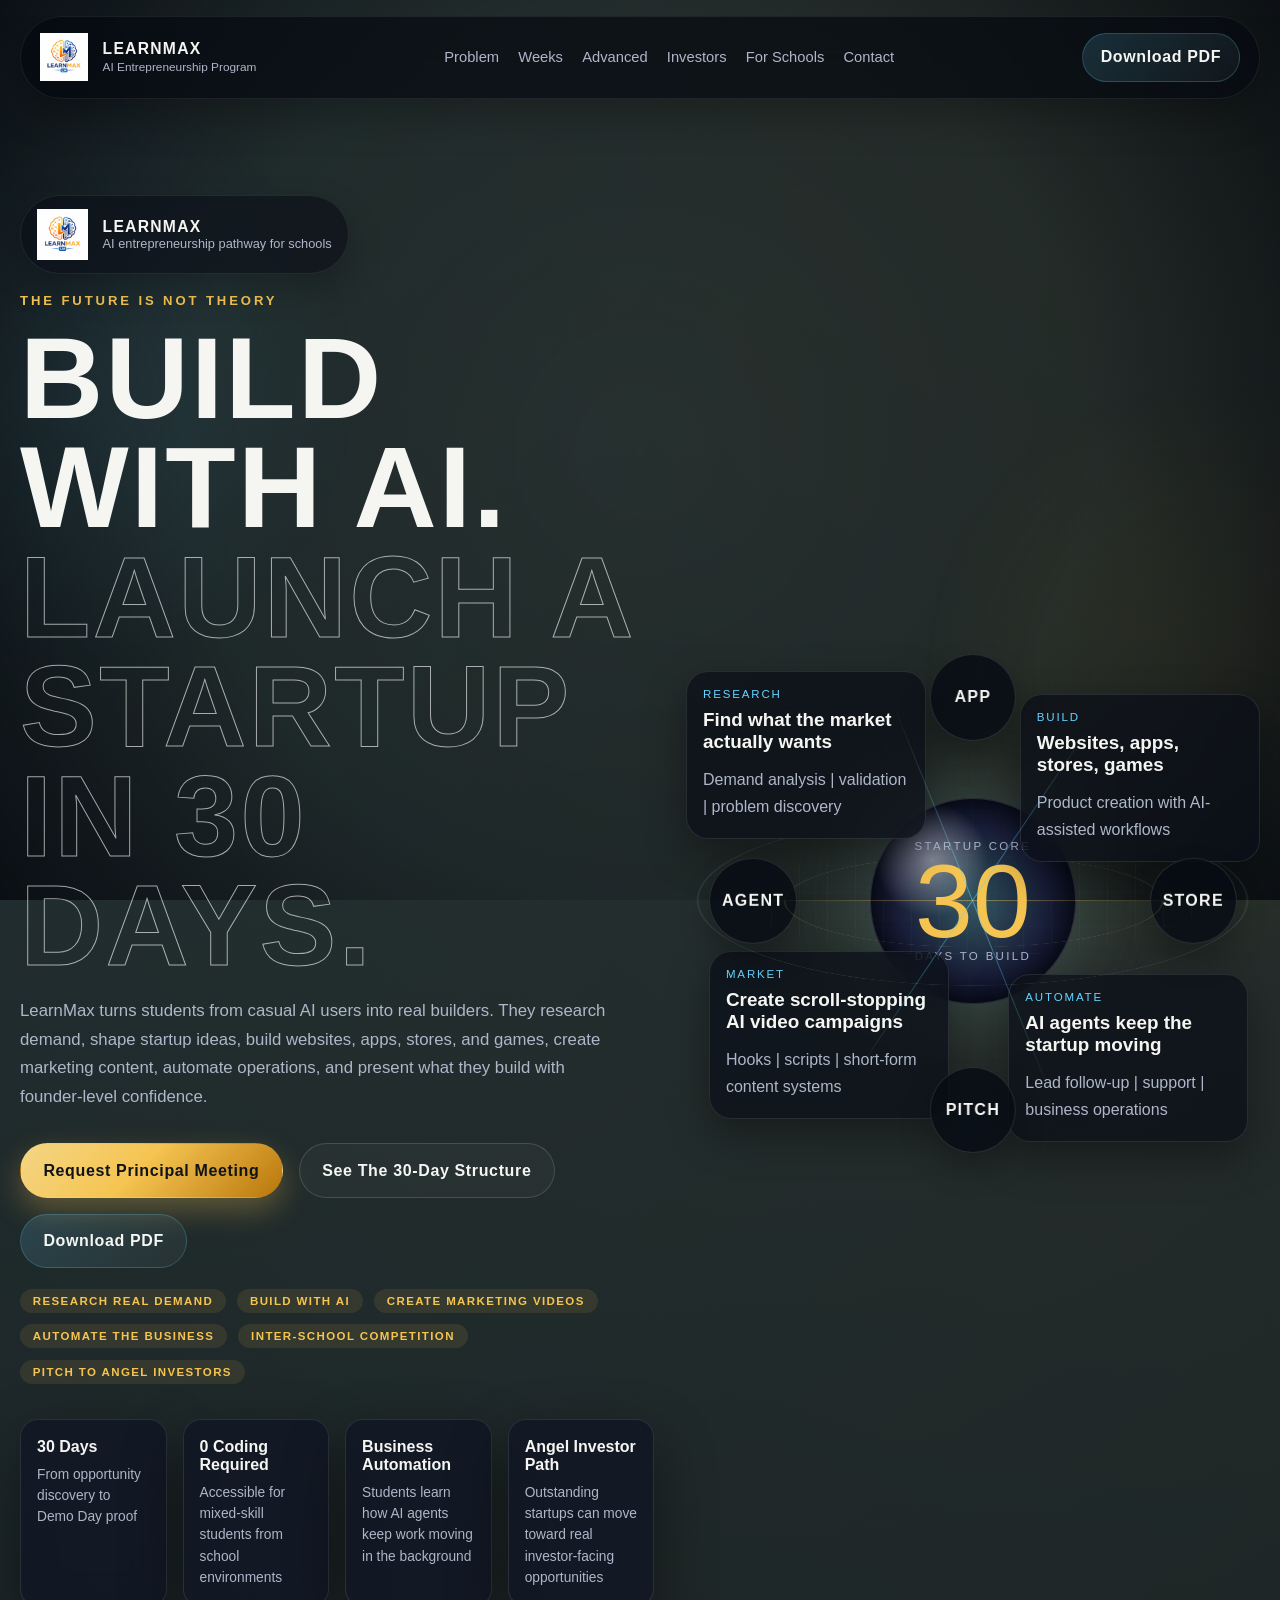
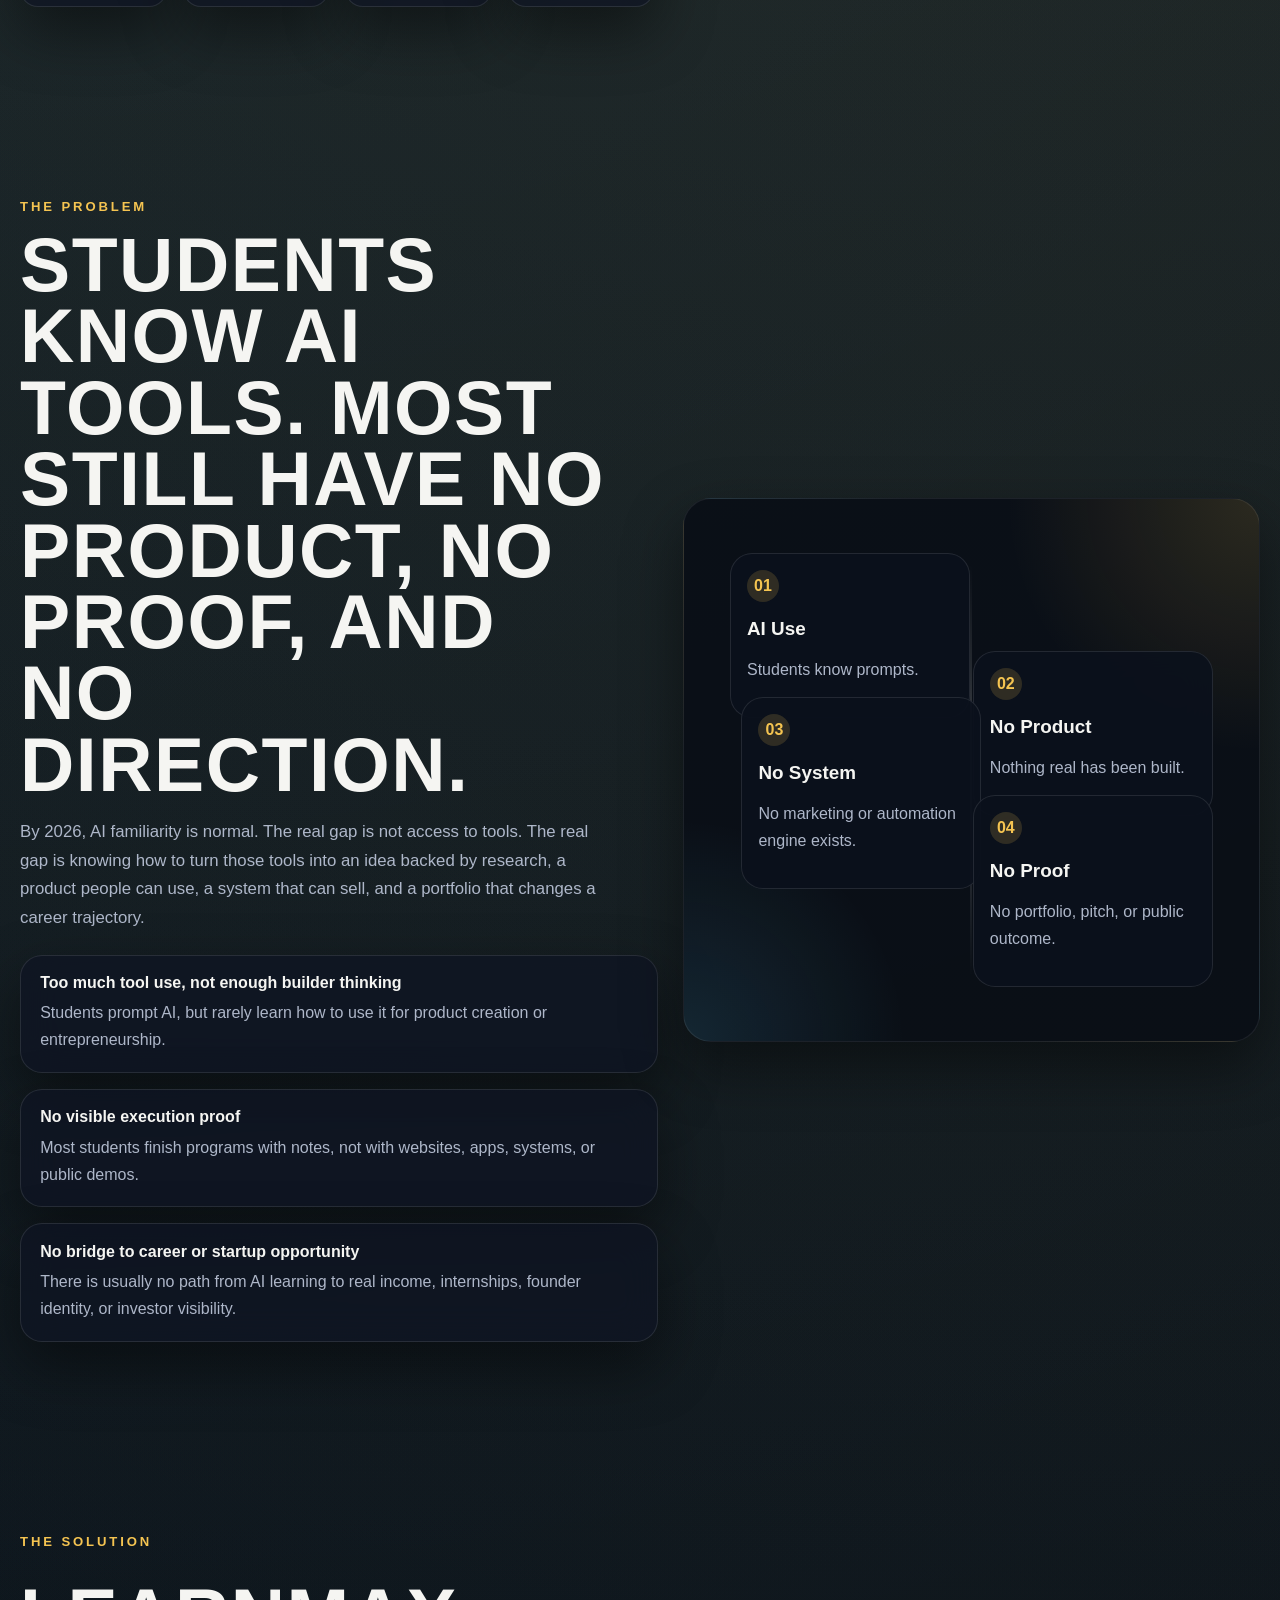
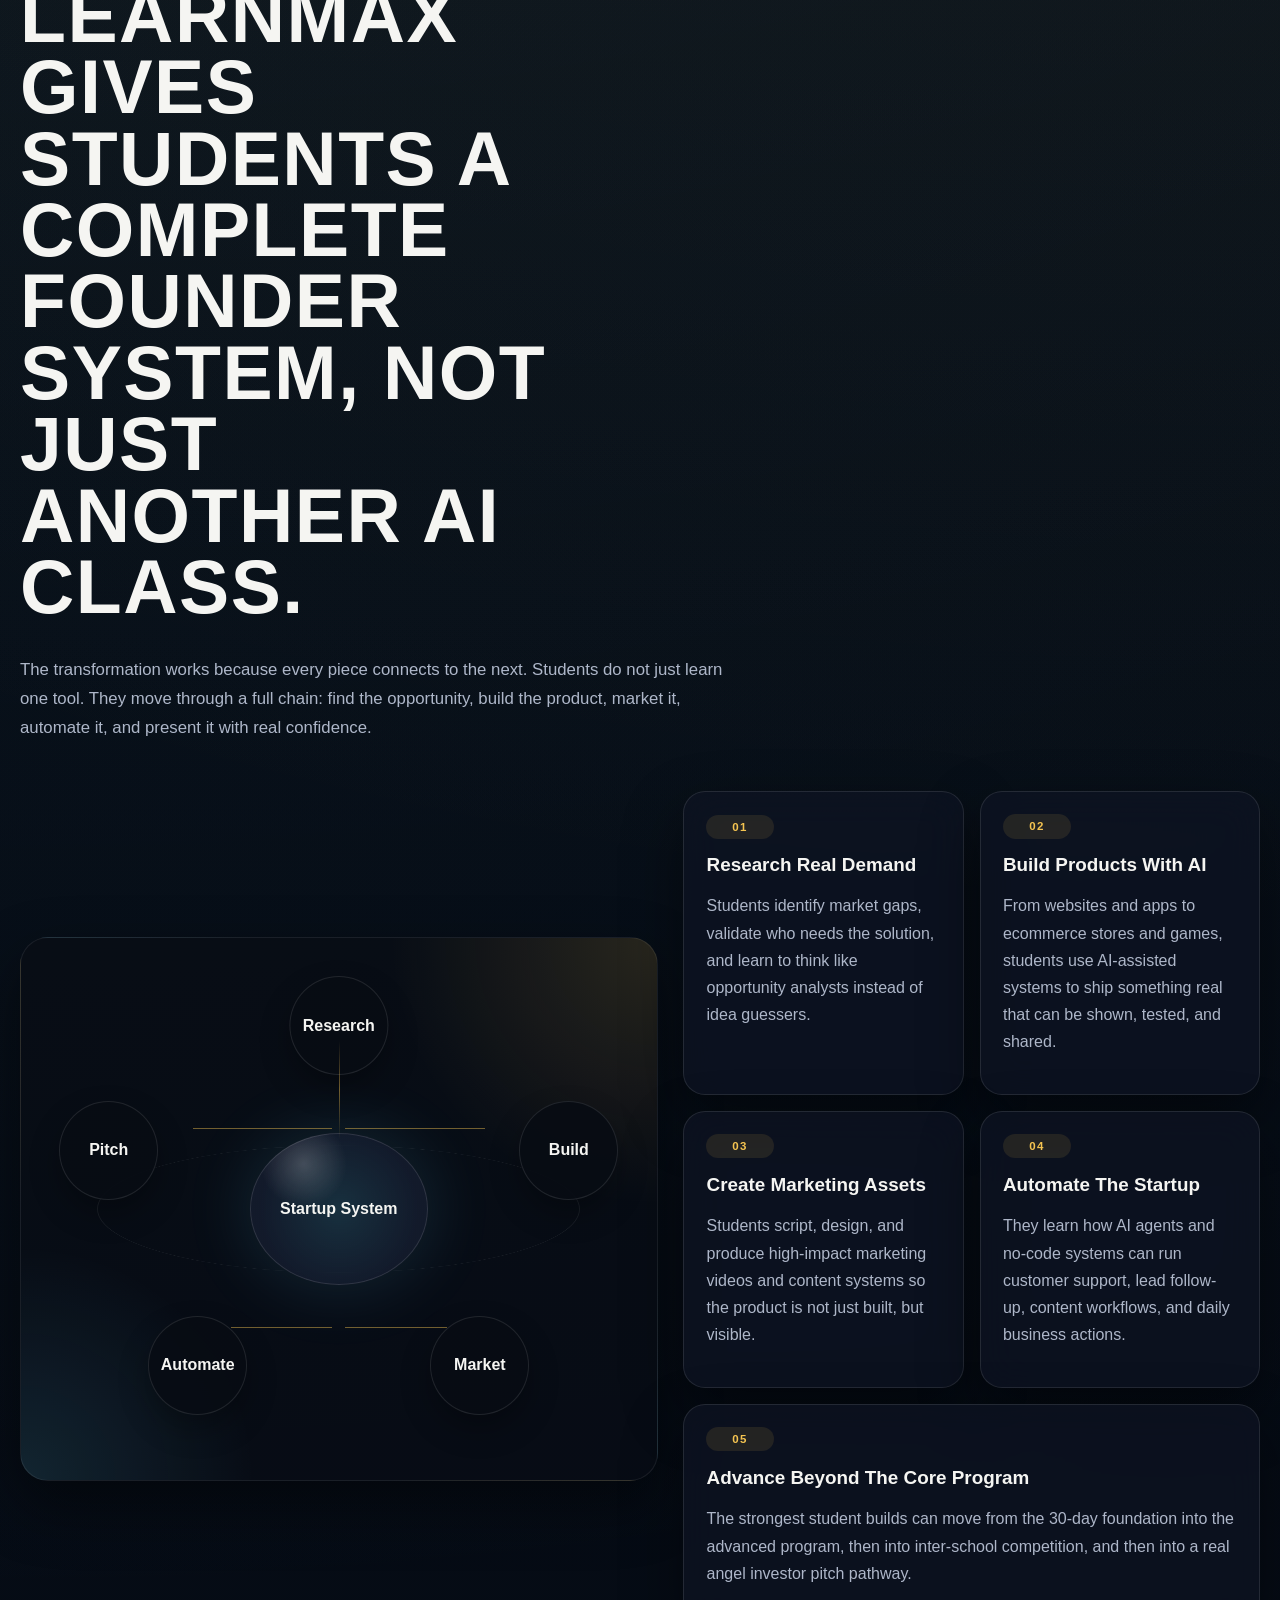
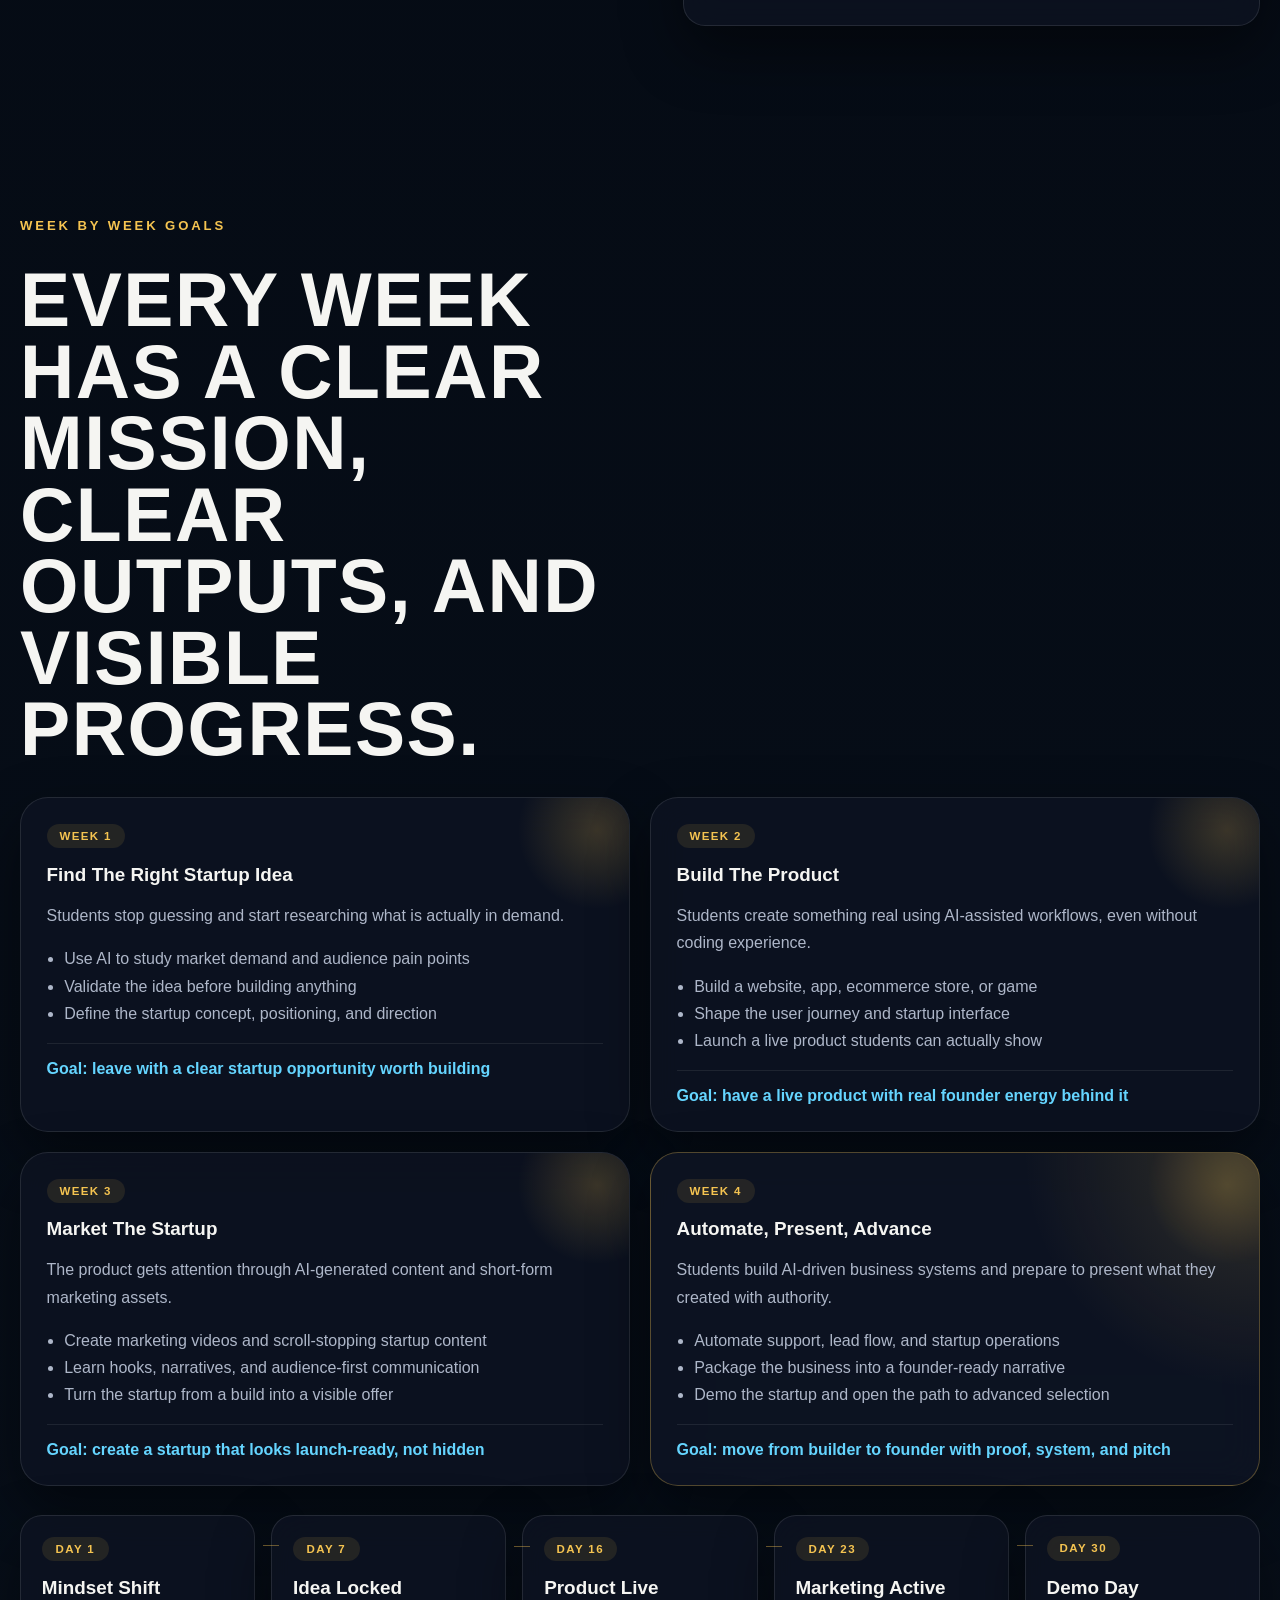
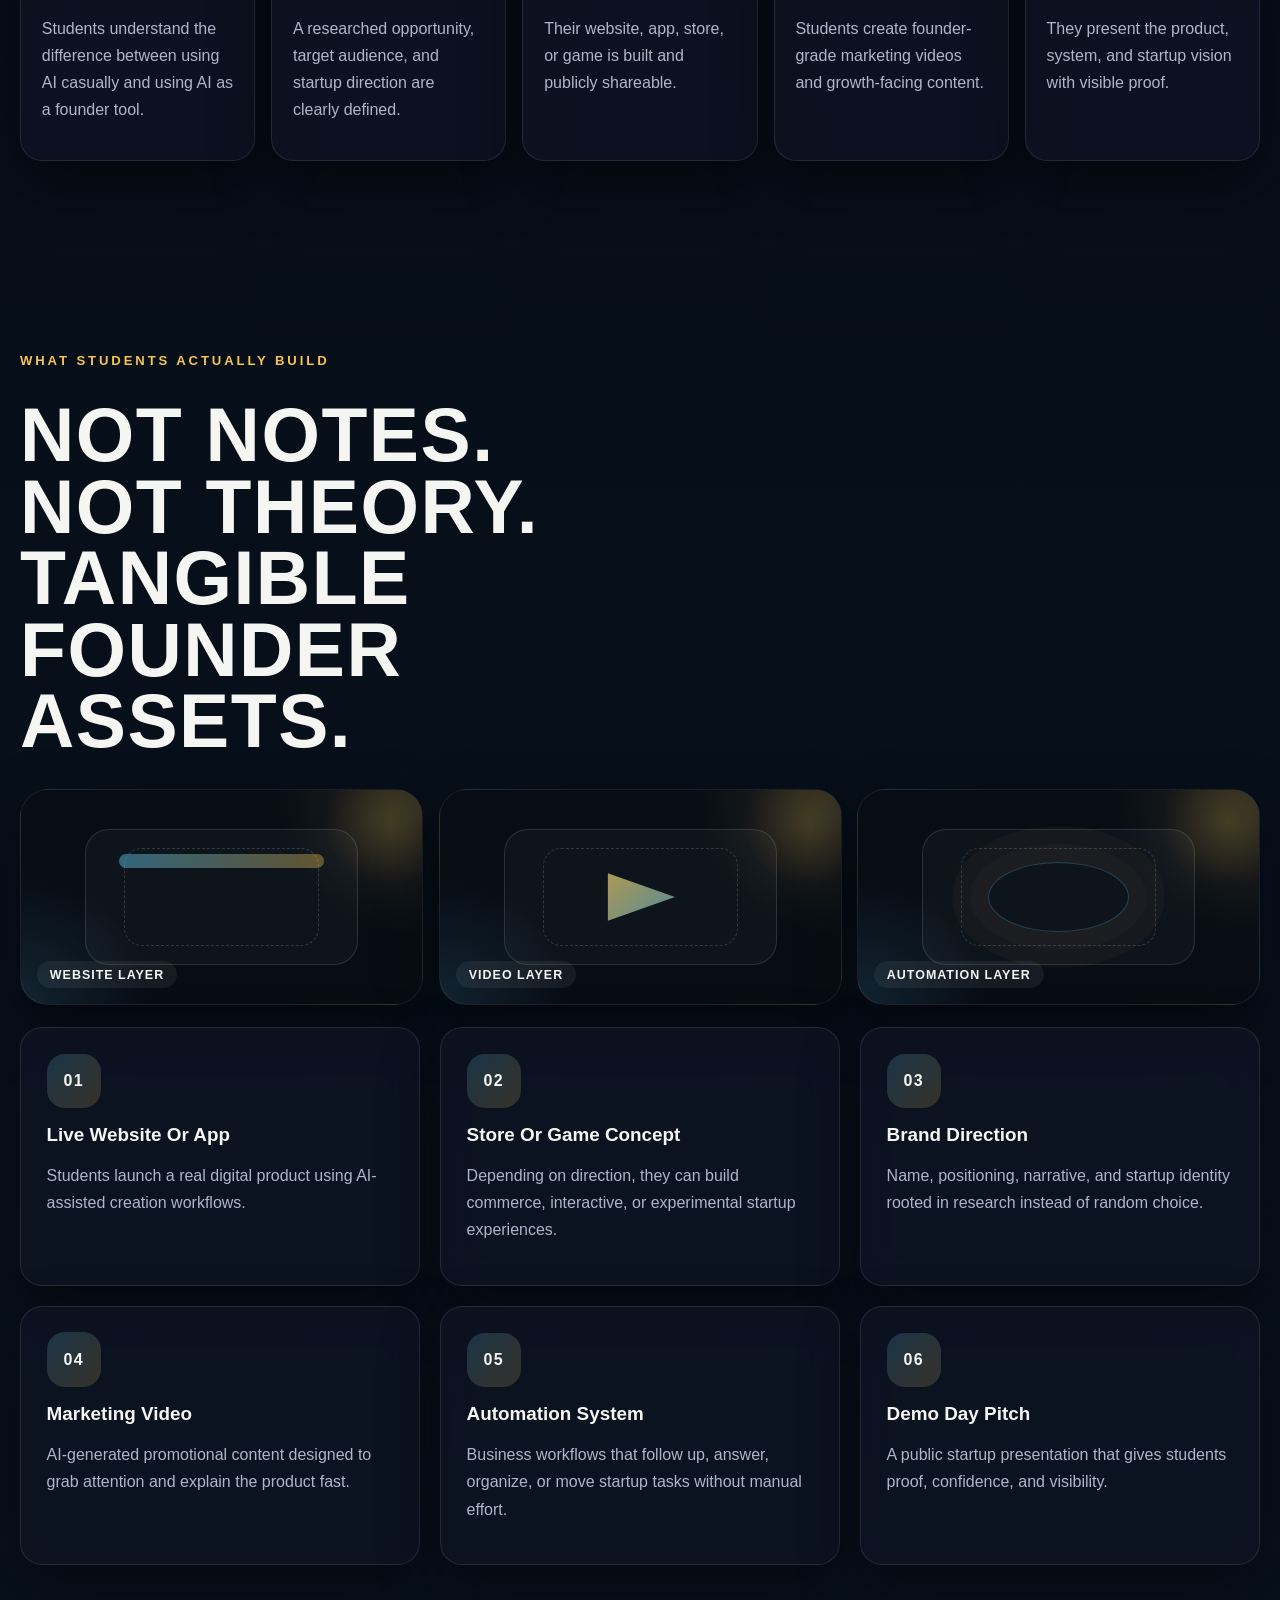
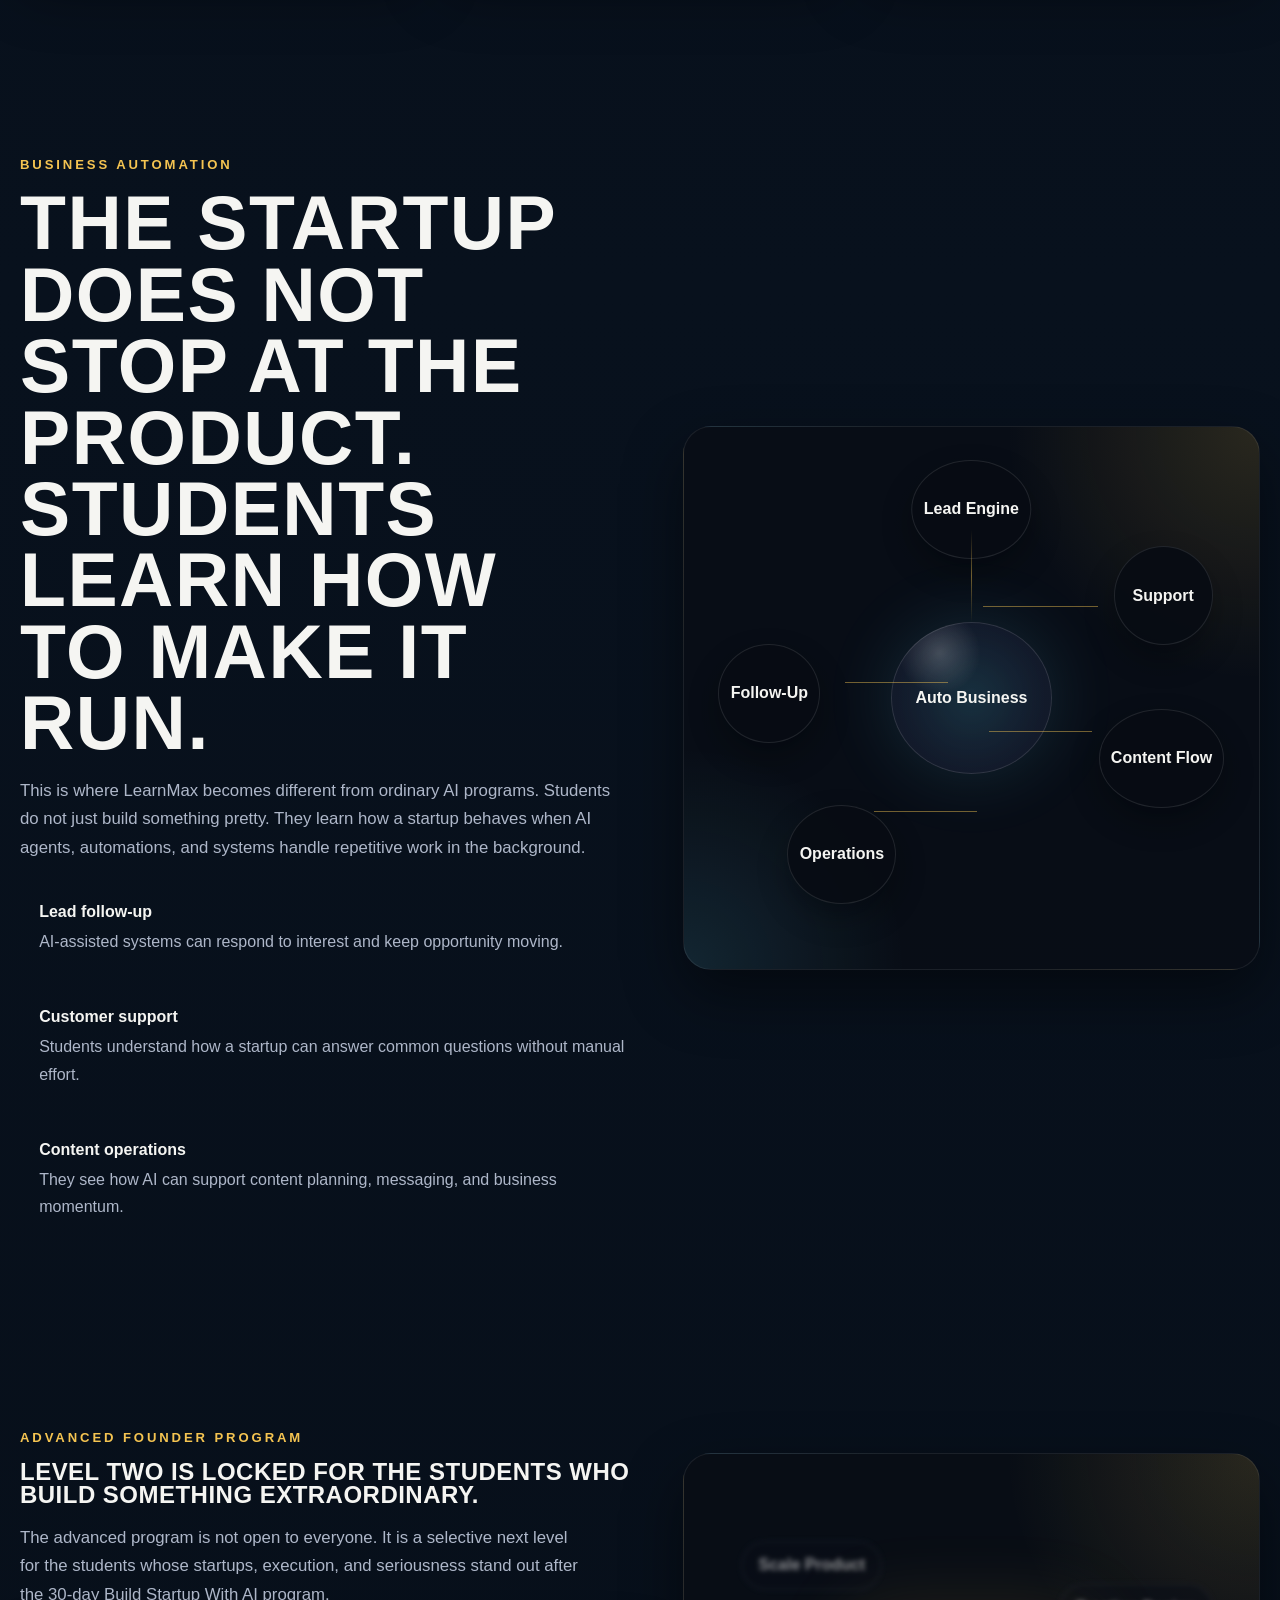
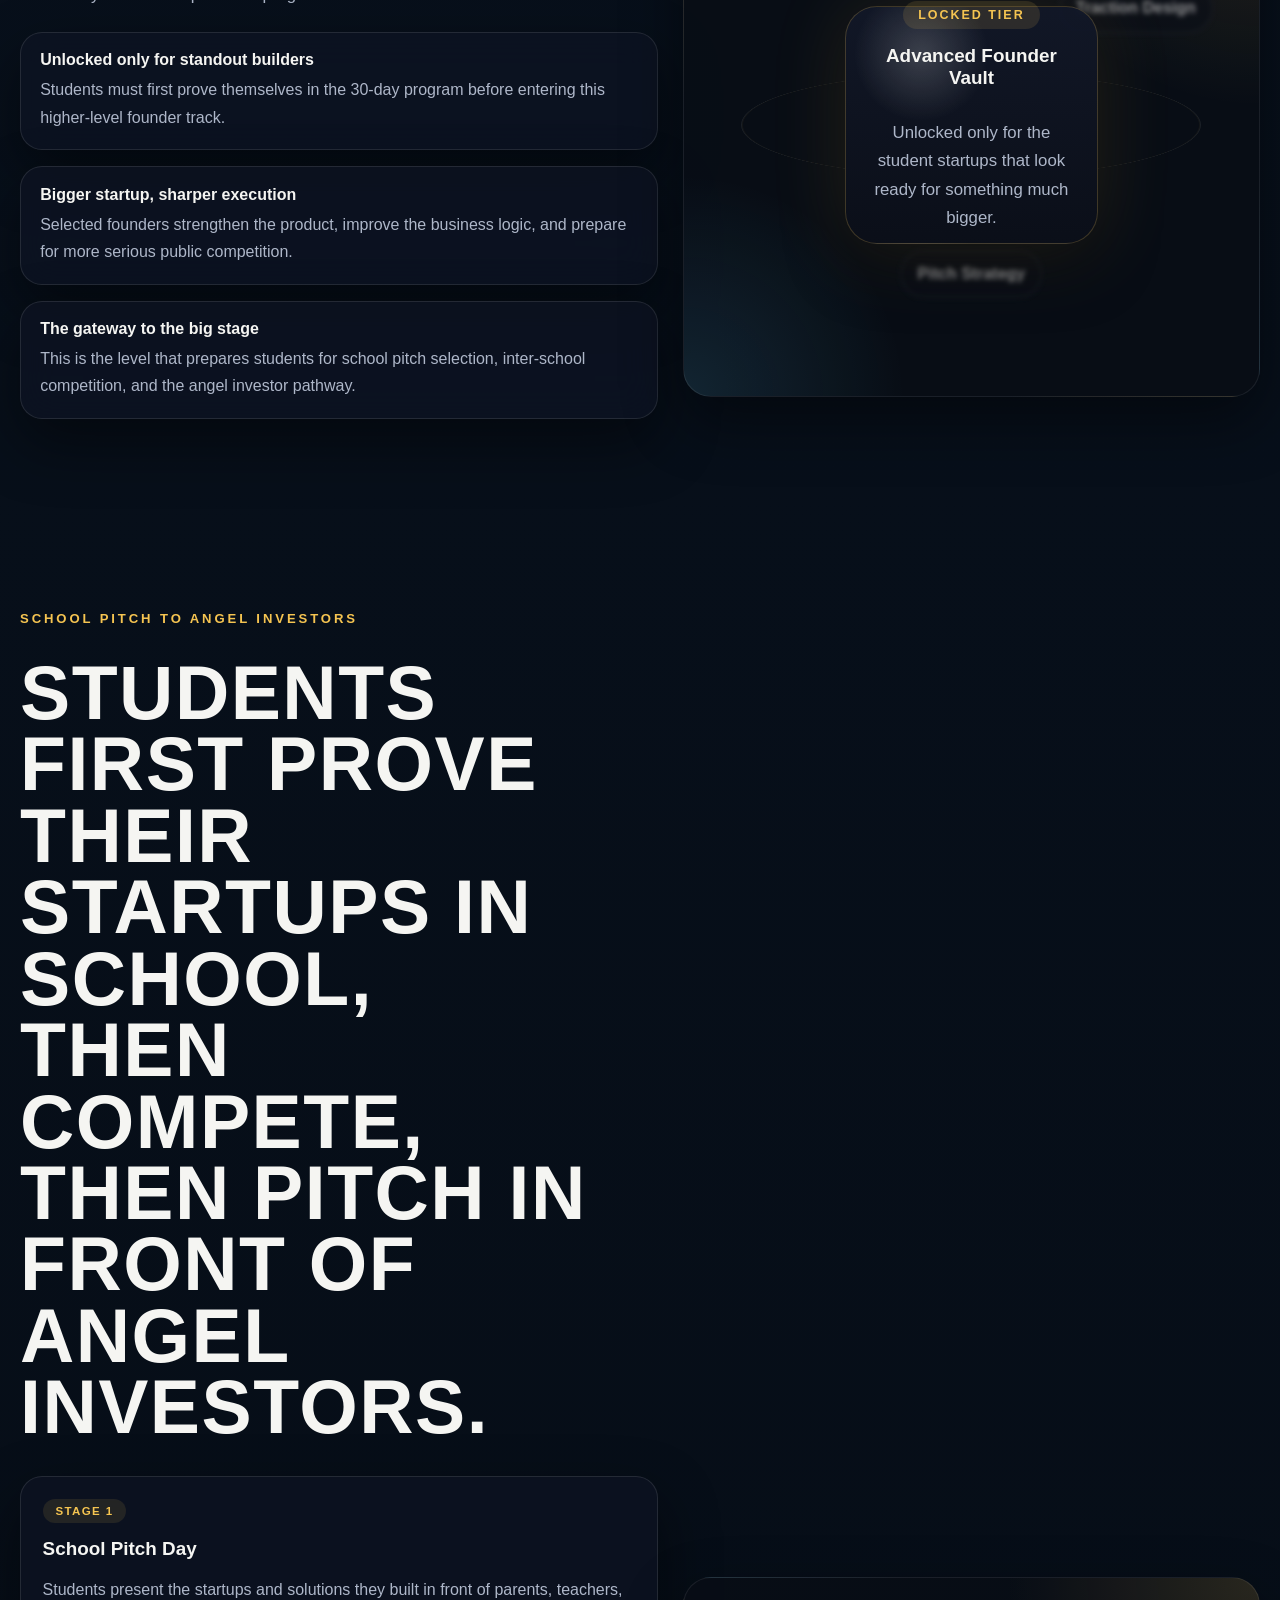
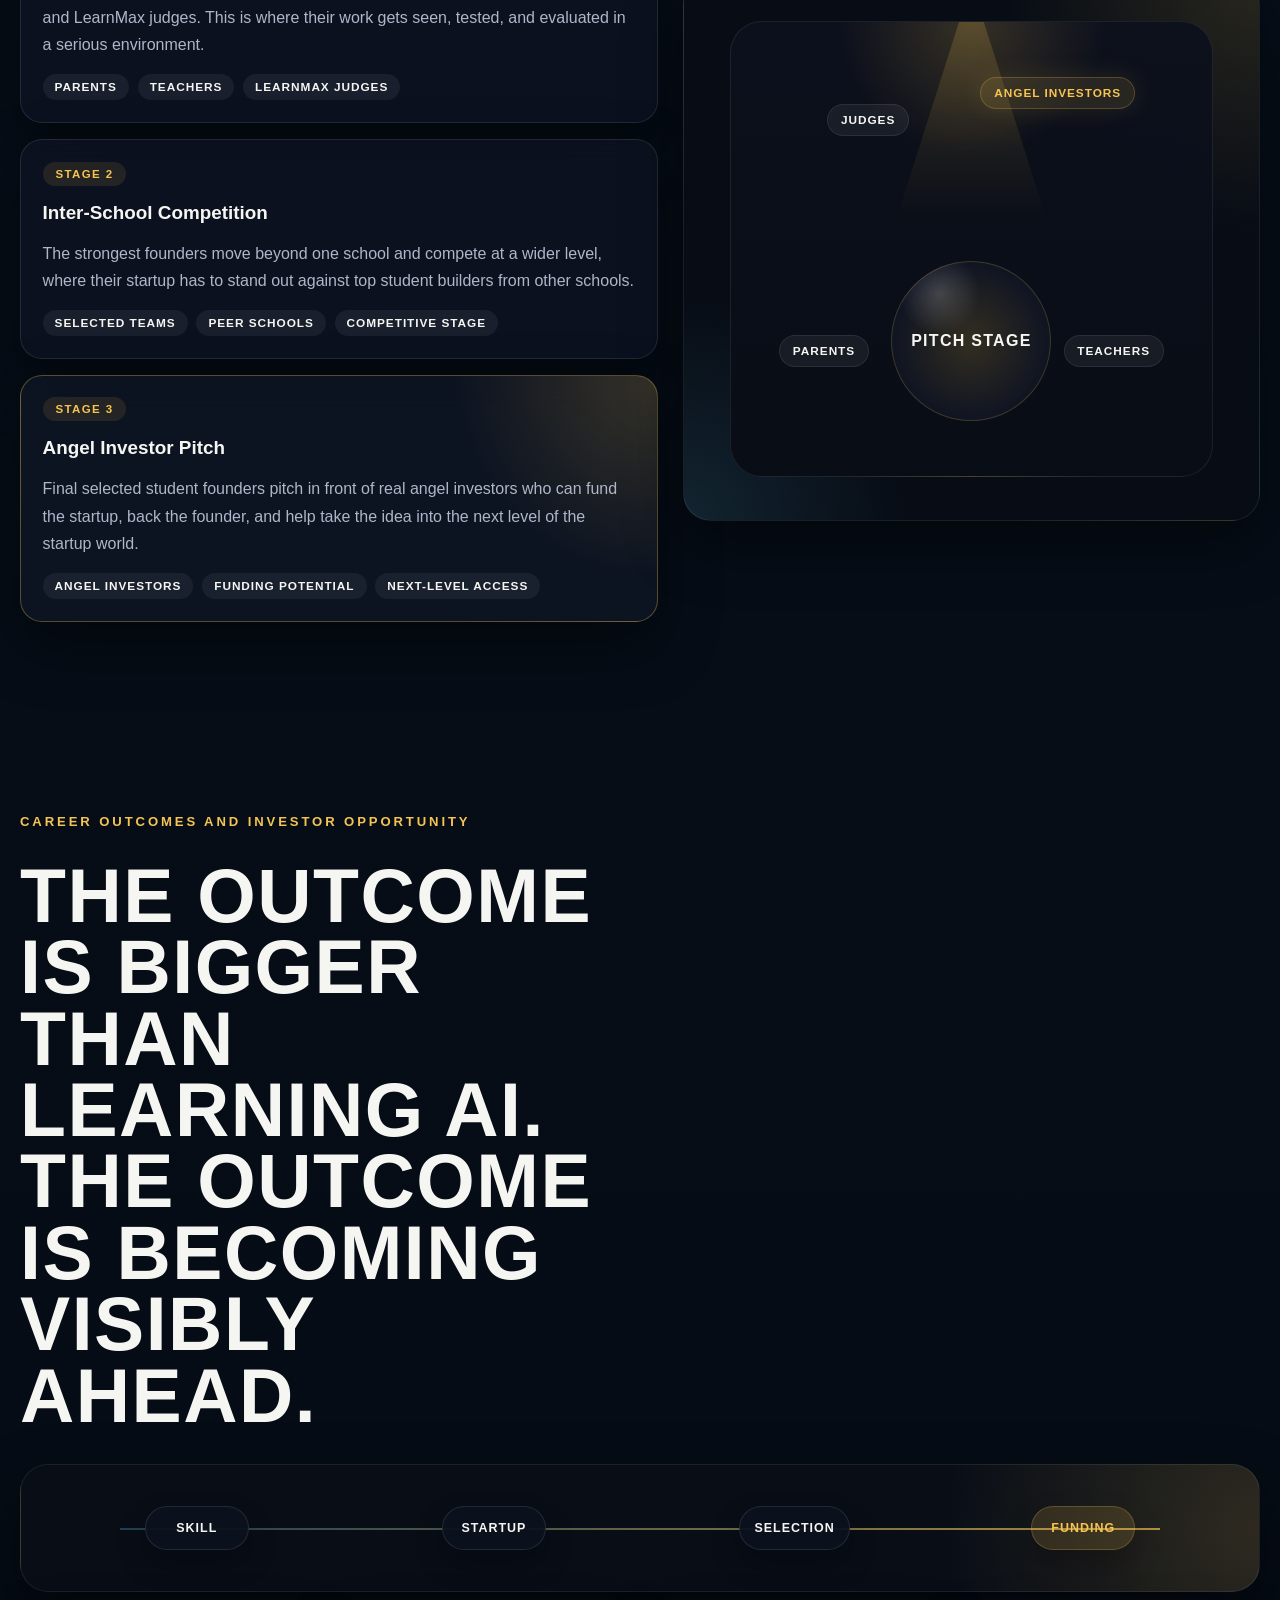
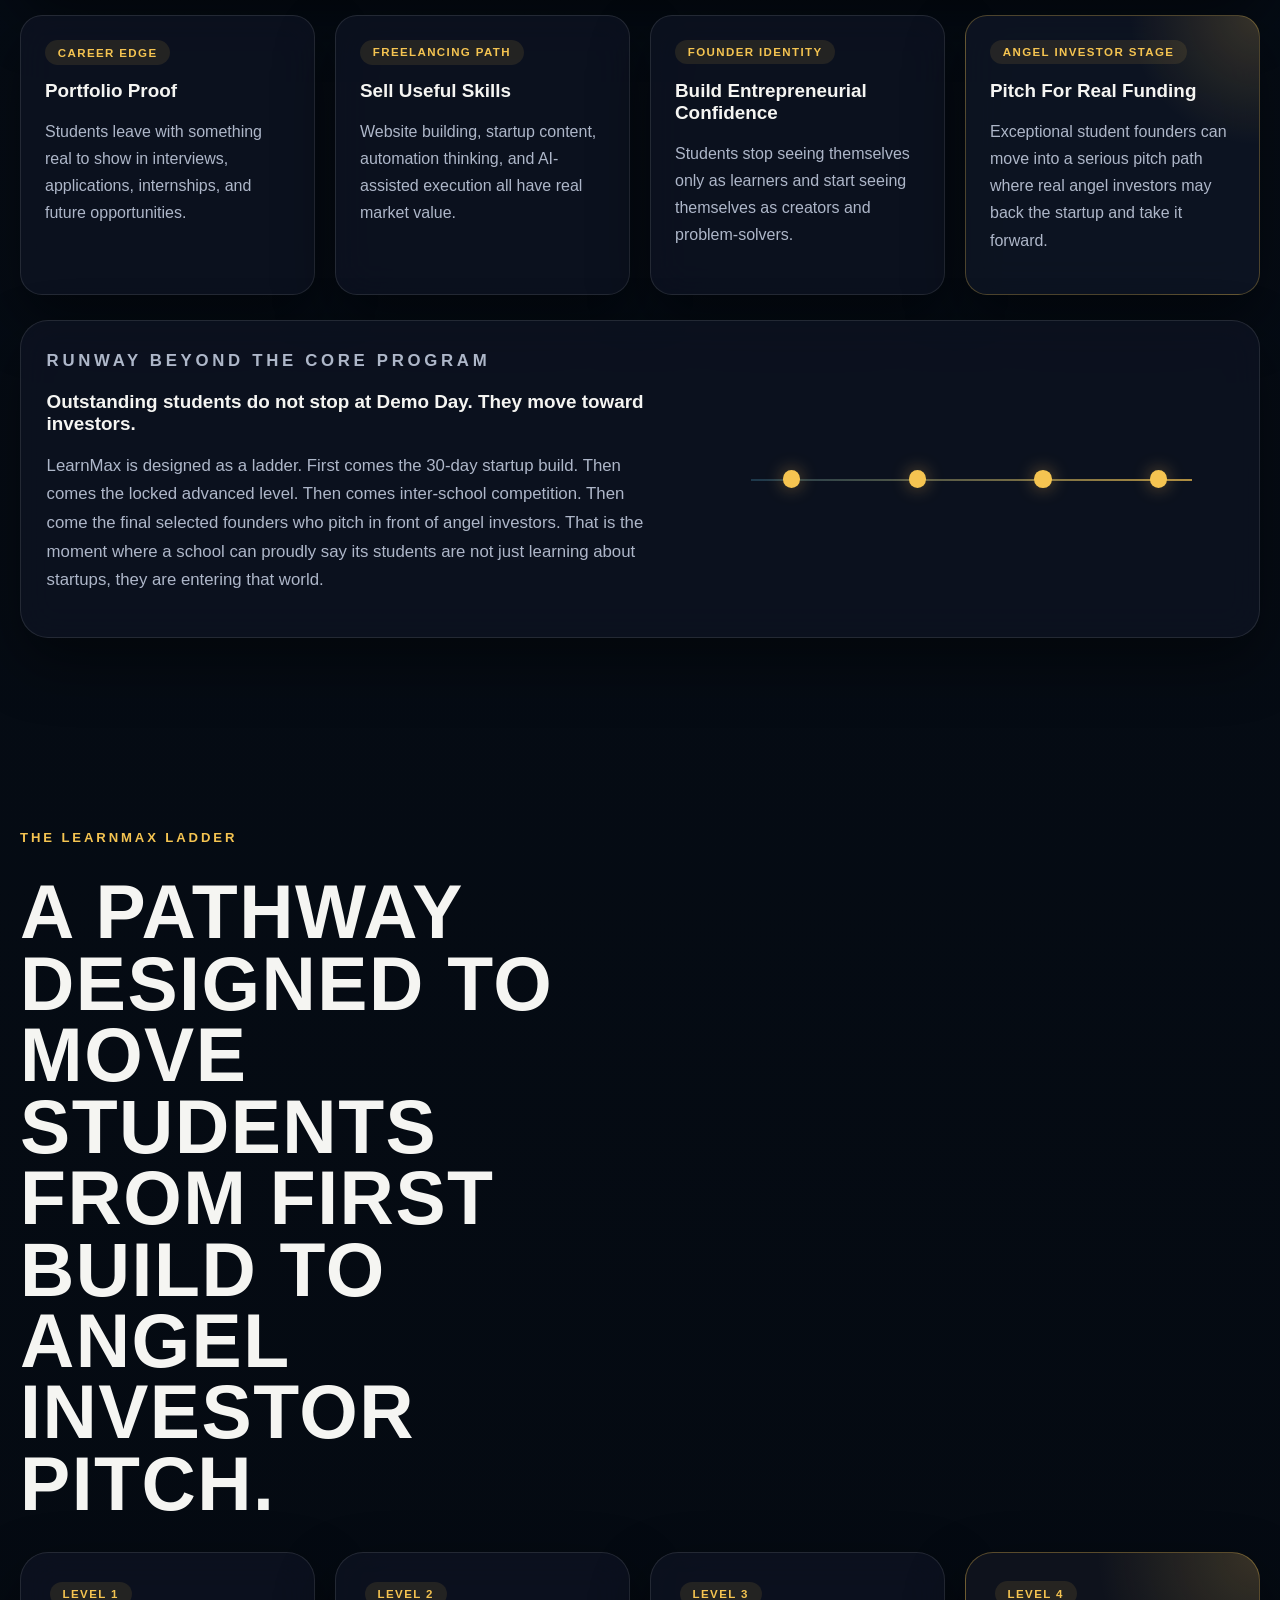
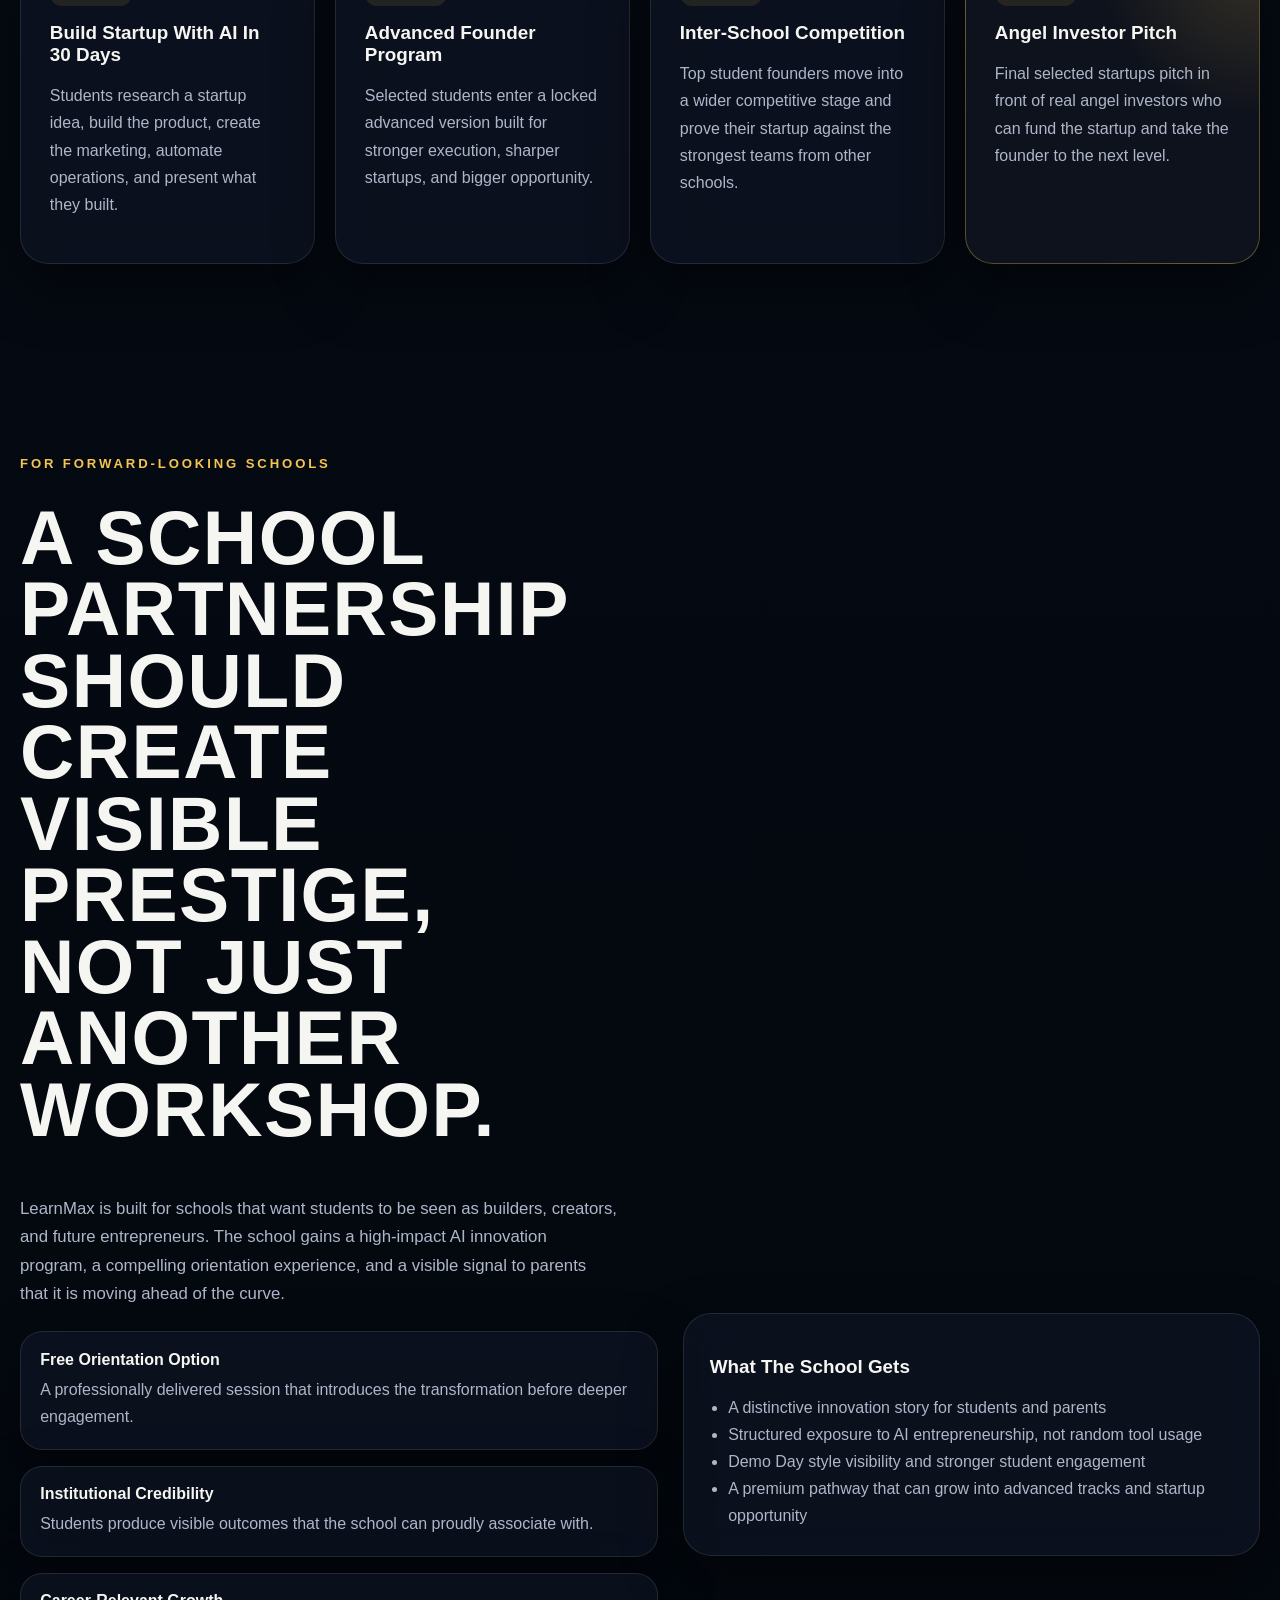
<file: index.html>
<!DOCTYPE html>
<html lang="en">
<head>
  <meta charset="UTF-8">
  <meta name="viewport" content="width=device-width, initial-scale=1.0">
  <meta
    name="description"
    content="LearnMax helps students research startup ideas, build products with AI, create marketing systems, automate operations, and pitch what they build."
  >
  <title>LearnMax | Build With AI</title>
  <link rel="stylesheet" href="./styles.css">
</head>
<body>
  <div class="site-shell">
    <div class="ambient ambient-left"></div>
    <div class="ambient ambient-right"></div>
    <div class="grid-overlay"></div>

    <header class="topbar">
      <a class="brand" href="#hero" aria-label="LearnMax home">
        <img class="brand-logo" src="./assets/learnmax-logo.png" alt="LearnMax logo">
        <span class="brand-text">
          <strong>LearnMax</strong>
          <span>AI Entrepreneurship Program</span>
        </span>
      </a>

      <nav class="nav">
        <a href="#journey">Problem</a>
        <a href="#weeks">Weeks</a>
        <a href="#advanced">Advanced</a>
        <a href="#pitch">Investors</a>
        <a href="#schools">For Schools</a>
        <a href="#contact">Contact</a>
      </nav>

      <a class="button button-download topbar-download" href="./learnmax-program.pdf" download="learnmax-program.pdf">
        Download PDF
      </a>
    </header>

    <main>
      <section class="hero section" id="hero">
        <div class="hero-copy">
          <div class="hero-brand-chip">
            <img src="./assets/learnmax-logo.png" alt="LearnMax logo">
            <div>
              <strong>LearnMax</strong>
              <span>AI entrepreneurship pathway for schools</span>
            </div>
          </div>
          <p class="eyebrow">The Future Is Not Theory</p>
          <h1>
            Build With AI.
            <span>Launch A Startup In 30 Days.</span>
          </h1>
          <p class="hero-text">
            LearnMax turns students from casual AI users into real builders. They research demand, shape startup ideas,
            build websites, apps, stores, and games, create marketing content, automate operations, and present what they build with founder-level confidence.
          </p>

          <div class="hero-actions">
            <a class="button button-primary" href="#contact">Request Principal Meeting</a>
            <a class="button button-secondary" href="#weeks">See The 30-Day Structure</a>
            <a class="button button-download" href="./learnmax-program.pdf" download="learnmax-program.pdf">Download PDF</a>
          </div>

          <div class="hero-strip">
            <span>Research real demand</span>
            <span>Build with AI</span>
            <span>Create marketing videos</span>
            <span>Automate the business</span>
            <span>Inter-school competition</span>
            <span>Pitch to angel investors</span>
          </div>

          <div class="hero-metrics">
            <article>
              <strong>30 Days</strong>
              <span>From opportunity discovery to Demo Day proof</span>
            </article>
            <article>
              <strong>0 Coding Required</strong>
              <span>Accessible for mixed-skill students from school environments</span>
            </article>
            <article>
              <strong>Business Automation</strong>
              <span>Students learn how AI agents keep work moving in the background</span>
            </article>
            <article>
              <strong>Angel Investor Path</strong>
              <span>Outstanding startups can move toward real investor-facing opportunities</span>
            </article>
          </div>
        </div>

        <div class="hero-visual" aria-hidden="true">
          <div class="scene tilt-surface" data-tilt>
            <div class="scene-ring scene-ring-outer"></div>
            <div class="scene-ring scene-ring-mid"></div>
            <div class="scene-grid"></div>

            <div class="scene-core">
              <span class="core-label">STARTUP CORE</span>
              <span class="core-number">30</span>
              <span class="core-foot">days to build</span>
            </div>

            <article class="floating-card card-top-left">
              <p class="card-kicker">Research</p>
              <h3>Find what the market actually wants</h3>
              <span>Demand analysis | validation | problem discovery</span>
            </article>

            <article class="floating-card card-top-right">
              <p class="card-kicker">Build</p>
              <h3>Websites, apps, stores, games</h3>
              <span>Product creation with AI-assisted workflows</span>
            </article>

            <article class="floating-card card-bottom-left">
              <p class="card-kicker">Market</p>
              <h3>Create scroll-stopping AI video campaigns</h3>
              <span>Hooks | scripts | short-form content systems</span>
            </article>

            <article class="floating-card card-bottom-right">
              <p class="card-kicker">Automate</p>
              <h3>AI agents keep the startup moving</h3>
              <span>Lead follow-up | support | business operations</span>
            </article>

            <div class="scene-satellite satellite-top">App</div>
            <div class="scene-satellite satellite-right">Store</div>
            <div class="scene-satellite satellite-bottom">Pitch</div>
            <div class="scene-satellite satellite-left">Agent</div>

            <div class="beam beam-one"></div>
            <div class="beam beam-two"></div>
            <div class="beam beam-three"></div>
          </div>
        </div>
      </section>

      <section class="section problem" id="journey">
        <div class="problem-layout">
          <div class="problem-copy">
            <p class="eyebrow">The Problem</p>
            <h2>Students know AI tools. Most still have no product, no proof, and no direction.</h2>
            <p class="section-text">
              By 2026, AI familiarity is normal. The real gap is not access to tools. The real gap is knowing how to turn those tools into
              an idea backed by research, a product people can use, a system that can sell, and a portfolio that changes a career trajectory.
            </p>

            <div class="problem-points">
              <article>
                <strong>Too much tool use, not enough builder thinking</strong>
                <span>Students prompt AI, but rarely learn how to use it for product creation or entrepreneurship.</span>
              </article>
              <article>
                <strong>No visible execution proof</strong>
                <span>Most students finish programs with notes, not with websites, apps, systems, or public demos.</span>
              </article>
              <article>
                <strong>No bridge to career or startup opportunity</strong>
                <span>There is usually no path from AI learning to real income, internships, founder identity, or investor visibility.</span>
              </article>
            </div>
          </div>

          <aside class="problem-visual tilt-surface" data-tilt aria-hidden="true">
            <div class="problem-track"></div>
            <article class="problem-node node-one">
              <span>01</span>
              <h3>AI Use</h3>
              <p>Students know prompts.</p>
            </article>
            <article class="problem-node node-two">
              <span>02</span>
              <h3>No Product</h3>
              <p>Nothing real has been built.</p>
            </article>
            <article class="problem-node node-three">
              <span>03</span>
              <h3>No System</h3>
              <p>No marketing or automation engine exists.</p>
            </article>
            <article class="problem-node node-four">
              <span>04</span>
              <h3>No Proof</h3>
              <p>No portfolio, pitch, or public outcome.</p>
            </article>
          </aside>
        </div>
      </section>

      <section class="section solution-engine" id="program">
        <div class="section-head">
          <p class="eyebrow">The Solution</p>
          <h2>LearnMax gives students a complete founder system, not just another AI class.</h2>
          <p class="section-text section-text-wide">
            The transformation works because every piece connects to the next. Students do not just learn one tool. They move through a full chain:
            find the opportunity, build the product, market it, automate it, and present it with real confidence.
          </p>
        </div>

        <div class="architecture-layout">
          <aside class="solution-visual tilt-surface" data-tilt aria-hidden="true">
            <div class="solution-ring"></div>
            <div class="solution-hub">Startup System</div>
            <div class="solution-node node-research">Research</div>
            <div class="solution-node node-build">Build</div>
            <div class="solution-node node-market">Market</div>
            <div class="solution-node node-automate">Automate</div>
            <div class="solution-node node-pitch">Pitch</div>
            <div class="solution-line line-a"></div>
            <div class="solution-line line-b"></div>
            <div class="solution-line line-c"></div>
            <div class="solution-line line-d"></div>
            <div class="solution-line line-e"></div>
          </aside>

          <div class="engine-cards">
            <article class="engine-card">
              <span>01</span>
              <h3>Research Real Demand</h3>
              <p>
                Students identify market gaps, validate who needs the solution, and learn to think like opportunity analysts instead of idea guessers.
              </p>
            </article>

            <article class="engine-card">
              <span>02</span>
              <h3>Build Products With AI</h3>
              <p>
                From websites and apps to ecommerce stores and games, students use AI-assisted systems to ship something real that can be shown, tested, and shared.
              </p>
            </article>

            <article class="engine-card">
              <span>03</span>
              <h3>Create Marketing Assets</h3>
              <p>
                Students script, design, and produce high-impact marketing videos and content systems so the product is not just built, but visible.
              </p>
            </article>

            <article class="engine-card">
              <span>04</span>
              <h3>Automate The Startup</h3>
              <p>
                They learn how AI agents and no-code systems can run customer support, lead follow-up, content workflows, and daily business actions.
              </p>
            </article>

            <article class="engine-card engine-card-wide">
              <span>05</span>
              <h3>Advance Beyond The Core Program</h3>
              <p>
                The strongest student builds can move from the 30-day foundation into the advanced program, then into inter-school competition, and then into a real angel investor pitch pathway.
              </p>
            </article>
          </div>
        </div>
      </section>

      <section class="section weeks" id="weeks">
        <div class="section-head">
          <p class="eyebrow">Week By Week Goals</p>
          <h2>Every week has a clear mission, clear outputs, and visible progress.</h2>
        </div>

        <div class="weeks-grid">
          <article class="week-card">
            <div class="week-glow"></div>
            <span class="week-badge">Week 1</span>
            <h3>Find The Right Startup Idea</h3>
            <p>Students stop guessing and start researching what is actually in demand.</p>
            <ul class="week-goals">
              <li>Use AI to study market demand and audience pain points</li>
              <li>Validate the idea before building anything</li>
              <li>Define the startup concept, positioning, and direction</li>
            </ul>
            <div class="week-output">Goal: leave with a clear startup opportunity worth building</div>
          </article>

          <article class="week-card">
            <div class="week-glow"></div>
            <span class="week-badge">Week 2</span>
            <h3>Build The Product</h3>
            <p>Students create something real using AI-assisted workflows, even without coding experience.</p>
            <ul class="week-goals">
              <li>Build a website, app, ecommerce store, or game</li>
              <li>Shape the user journey and startup interface</li>
              <li>Launch a live product students can actually show</li>
            </ul>
            <div class="week-output">Goal: have a live product with real founder energy behind it</div>
          </article>

          <article class="week-card">
            <div class="week-glow"></div>
            <span class="week-badge">Week 3</span>
            <h3>Market The Startup</h3>
            <p>The product gets attention through AI-generated content and short-form marketing assets.</p>
            <ul class="week-goals">
              <li>Create marketing videos and scroll-stopping startup content</li>
              <li>Learn hooks, narratives, and audience-first communication</li>
              <li>Turn the startup from a build into a visible offer</li>
            </ul>
            <div class="week-output">Goal: create a startup that looks launch-ready, not hidden</div>
          </article>

          <article class="week-card week-card-gold">
            <div class="week-glow"></div>
            <span class="week-badge">Week 4</span>
            <h3>Automate, Present, Advance</h3>
            <p>Students build AI-driven business systems and prepare to present what they created with authority.</p>
            <ul class="week-goals">
              <li>Automate support, lead flow, and startup operations</li>
              <li>Package the business into a founder-ready narrative</li>
              <li>Demo the startup and open the path to advanced selection</li>
            </ul>
            <div class="week-output">Goal: move from builder to founder with proof, system, and pitch</div>
          </article>
        </div>

        <div class="timeline-track">
          <article class="timeline-stop">
            <span class="timeline-day">Day 1</span>
            <h3>Mindset Shift</h3>
            <p>Students understand the difference between using AI casually and using AI as a founder tool.</p>
          </article>

          <article class="timeline-stop">
            <span class="timeline-day">Day 7</span>
            <h3>Idea Locked</h3>
            <p>A researched opportunity, target audience, and startup direction are clearly defined.</p>
          </article>

          <article class="timeline-stop">
            <span class="timeline-day">Day 16</span>
            <h3>Product Live</h3>
            <p>Their website, app, store, or game is built and publicly shareable.</p>
          </article>

          <article class="timeline-stop">
            <span class="timeline-day">Day 23</span>
            <h3>Marketing Active</h3>
            <p>Students create founder-grade marketing videos and growth-facing content.</p>
          </article>

          <article class="timeline-stop">
            <span class="timeline-day">Day 30</span>
            <h3>Demo Day</h3>
            <p>They present the product, system, and startup vision with visible proof.</p>
          </article>
        </div>
      </section>

      <section class="section showcase">
        <div class="section-head">
          <p class="eyebrow">What Students Actually Build</p>
          <h2>Not notes. Not theory. Tangible founder assets.</h2>
        </div>

        <div class="showcase-visuals">
          <article class="showcase-panel tilt-surface" data-tilt>
            <div class="panel-glow"></div>
            <div class="panel-frame panel-frame-site"></div>
            <span class="panel-label">Website Layer</span>
          </article>
          <article class="showcase-panel tilt-surface" data-tilt>
            <div class="panel-glow"></div>
            <div class="panel-frame panel-frame-video"></div>
            <span class="panel-label">Video Layer</span>
          </article>
          <article class="showcase-panel tilt-surface" data-tilt>
            <div class="panel-glow"></div>
            <div class="panel-frame panel-frame-agent"></div>
            <span class="panel-label">Automation Layer</span>
          </article>
        </div>

        <div class="showcase-grid">
          <article class="showcase-card">
            <div class="showcase-icon">01</div>
            <h3>Live Website Or App</h3>
            <p>Students launch a real digital product using AI-assisted creation workflows.</p>
          </article>
          <article class="showcase-card">
            <div class="showcase-icon">02</div>
            <h3>Store Or Game Concept</h3>
            <p>Depending on direction, they can build commerce, interactive, or experimental startup experiences.</p>
          </article>
          <article class="showcase-card">
            <div class="showcase-icon">03</div>
            <h3>Brand Direction</h3>
            <p>Name, positioning, narrative, and startup identity rooted in research instead of random choice.</p>
          </article>
          <article class="showcase-card">
            <div class="showcase-icon">04</div>
            <h3>Marketing Video</h3>
            <p>AI-generated promotional content designed to grab attention and explain the product fast.</p>
          </article>
          <article class="showcase-card">
            <div class="showcase-icon">05</div>
            <h3>Automation System</h3>
            <p>Business workflows that follow up, answer, organize, or move startup tasks without manual effort.</p>
          </article>
          <article class="showcase-card">
            <div class="showcase-icon">06</div>
            <h3>Demo Day Pitch</h3>
            <p>A public startup presentation that gives students proof, confidence, and visibility.</p>
          </article>
        </div>
      </section>

      <section class="section automation" id="automation">
        <div class="automation-layout">
          <div class="automation-copy">
            <p class="eyebrow">Business Automation</p>
            <h2>The startup does not stop at the product. Students learn how to make it run.</h2>
            <p class="section-text">
              This is where LearnMax becomes different from ordinary AI programs. Students do not just build something pretty.
              They learn how a startup behaves when AI agents, automations, and systems handle repetitive work in the background.
            </p>

            <div class="automation-points">
              <article>
                <strong>Lead follow-up</strong>
                <span>AI-assisted systems can respond to interest and keep opportunity moving.</span>
              </article>
              <article>
                <strong>Customer support</strong>
                <span>Students understand how a startup can answer common questions without manual effort.</span>
              </article>
              <article>
                <strong>Content operations</strong>
                <span>They see how AI can support content planning, messaging, and business momentum.</span>
              </article>
            </div>
          </div>

          <aside class="automation-visual tilt-surface" data-tilt aria-hidden="true">
            <div class="automation-core">Auto Business</div>
            <div class="automation-node auto-one">Lead Engine</div>
            <div class="automation-node auto-two">Support</div>
            <div class="automation-node auto-three">Content Flow</div>
            <div class="automation-node auto-four">Operations</div>
            <div class="automation-node auto-five">Follow-Up</div>
            <div class="automation-link link-one"></div>
            <div class="automation-link link-two"></div>
            <div class="automation-link link-three"></div>
            <div class="automation-link link-four"></div>
            <div class="automation-link link-five"></div>
          </aside>
        </div>
      </section>

      <section class="section advanced-vault" id="advanced">
        <div class="advanced-layout">
          <div class="advanced-copy">
            <p class="eyebrow">Advanced Founder Program</p>
            <h2>Level two is locked for the students who build something extraordinary.</h2>
            <p class="section-text">
              The advanced program is not open to everyone. It is a selective next level for the students whose startups,
              execution, and seriousness stand out after the 30-day Build Startup With AI program.
            </p>

            <div class="advanced-points">
              <article>
                <strong>Unlocked only for standout builders</strong>
                <span>Students must first prove themselves in the 30-day program before entering this higher-level founder track.</span>
              </article>
              <article>
                <strong>Bigger startup, sharper execution</strong>
                <span>Selected founders strengthen the product, improve the business logic, and prepare for more serious public competition.</span>
              </article>
              <article>
                <strong>The gateway to the big stage</strong>
                <span>This is the level that prepares students for school pitch selection, inter-school competition, and the angel investor pathway.</span>
              </article>
            </div>
          </div>

          <aside class="advanced-visual tilt-surface" data-tilt aria-hidden="true">
            <div class="vault-shell"></div>
            <article class="vault-card vault-card-one"><span>Scale Product</span></article>
            <article class="vault-card vault-card-two"><span>Traction Design</span></article>
            <article class="vault-card vault-card-three"><span>Pitch Strategy</span></article>
            <div class="vault-core">
              <div class="vault-lock">Locked Tier</div>
              <h3>Advanced Founder Vault</h3>
              <p>Unlocked only for the student startups that look ready for something much bigger.</p>
            </div>
          </aside>
        </div>
      </section>

      <section class="section selection-path" id="pitch">
        <div class="section-head">
          <p class="eyebrow">School Pitch To Angel Investors</p>
          <h2>Students first prove their startups in school, then compete, then pitch in front of angel investors.</h2>
        </div>

        <div class="selection-layout">
          <div class="selection-flow">
            <article class="selection-stage">
              <span class="outcome-kicker">Stage 1</span>
              <h3>School Pitch Day</h3>
              <p>
                Students present the startups and solutions they built in front of parents, teachers, and LearnMax judges.
                This is where their work gets seen, tested, and evaluated in a serious environment.
              </p>
              <div class="stage-tags">
                <span>Parents</span>
                <span>Teachers</span>
                <span>LearnMax Judges</span>
              </div>
            </article>

            <article class="selection-stage">
              <span class="outcome-kicker">Stage 2</span>
              <h3>Inter-School Competition</h3>
              <p>
                The strongest founders move beyond one school and compete at a wider level, where their startup has to stand out against top student builders from other schools.
              </p>
              <div class="stage-tags">
                <span>Selected Teams</span>
                <span>Peer Schools</span>
                <span>Competitive Stage</span>
              </div>
            </article>

            <article class="selection-stage selection-stage-highlight">
              <span class="outcome-kicker">Stage 3</span>
              <h3>Angel Investor Pitch</h3>
              <p>
                Final selected student founders pitch in front of real angel investors who can fund the startup, back the founder,
                and help take the idea into the next level of the startup world.
              </p>
              <div class="stage-tags">
                <span>Angel Investors</span>
                <span>Funding Potential</span>
                <span>Next-Level Access</span>
              </div>
            </article>
          </div>

          <aside class="selection-visual tilt-surface" data-tilt aria-hidden="true">
            <div class="selection-stage-plate">
              <div class="selection-spotlight"></div>
              <div class="selection-core">Pitch Stage</div>
              <div class="selection-seat seat-parents">Parents</div>
              <div class="selection-seat seat-teachers">Teachers</div>
              <div class="selection-seat seat-judges">Judges</div>
              <div class="selection-seat seat-investors">Angel Investors</div>
            </div>
          </aside>
        </div>
      </section>

      <section class="section opportunity">
        <div class="section-head">
          <p class="eyebrow">Career Outcomes And Investor Opportunity</p>
          <h2>The outcome is bigger than learning AI. The outcome is becoming visibly ahead.</h2>
        </div>

        <div class="opportunity-visual tilt-surface" data-tilt aria-hidden="true">
          <div class="opportunity-line"></div>
          <div class="opportunity-node node-start">Skill</div>
          <div class="opportunity-node node-build-outcome">Startup</div>
          <div class="opportunity-node node-select">Selection</div>
          <div class="opportunity-node node-fund">Funding</div>
        </div>

        <div class="outcomes-grid">
          <article class="outcome-card">
            <span class="outcome-kicker">Career Edge</span>
            <h3>Portfolio Proof</h3>
            <p>Students leave with something real to show in interviews, applications, internships, and future opportunities.</p>
          </article>

          <article class="outcome-card">
            <span class="outcome-kicker">Freelancing Path</span>
            <h3>Sell Useful Skills</h3>
            <p>Website building, startup content, automation thinking, and AI-assisted execution all have real market value.</p>
          </article>

          <article class="outcome-card">
            <span class="outcome-kicker">Founder Identity</span>
            <h3>Build Entrepreneurial Confidence</h3>
            <p>Students stop seeing themselves only as learners and start seeing themselves as creators and problem-solvers.</p>
          </article>

          <article class="outcome-card outcome-card-highlight">
            <span class="outcome-kicker">Angel Investor Stage</span>
            <h3>Pitch For Real Funding</h3>
            <p>Exceptional student founders can move into a serious pitch path where real angel investors may back the startup and take it forward.</p>
          </article>
        </div>

        <div class="pitch-banner tilt-surface" data-tilt>
          <div class="pitch-copy">
            <p class="eyebrow">Runway Beyond The Core Program</p>
            <h3>Outstanding students do not stop at Demo Day. They move toward investors.</h3>
            <p>
              LearnMax is designed as a ladder. First comes the 30-day startup build. Then comes the locked advanced level.
              Then comes inter-school competition. Then come the final selected founders who pitch in front of angel investors.
              That is the moment where a school can proudly say its students are not just learning about startups, they are entering that world.
            </p>
          </div>
          <div class="pitch-visual" aria-hidden="true">
            <div class="pitch-runway"></div>
            <div class="pitch-dot dot-one"></div>
            <div class="pitch-dot dot-two"></div>
            <div class="pitch-dot dot-three"></div>
            <div class="pitch-dot dot-four"></div>
          </div>
        </div>
      </section>

      <section class="section ladder">
        <div class="section-head">
          <p class="eyebrow">The LearnMax Ladder</p>
          <h2>A pathway designed to move students from first build to angel investor pitch.</h2>
        </div>

        <div class="ladder-grid">
          <article class="ladder-card">
            <span class="ladder-level">Level 1</span>
            <h3>Build Startup With AI In 30 Days</h3>
            <p>
              Students research a startup idea, build the product, create the marketing, automate operations, and present what they built.
            </p>
          </article>

          <article class="ladder-card">
            <span class="ladder-level">Level 2</span>
            <h3>Advanced Founder Program</h3>
            <p>
              Selected students enter a locked advanced version built for stronger execution, sharper startups, and bigger opportunity.
            </p>
          </article>

          <article class="ladder-card">
            <span class="ladder-level">Level 3</span>
            <h3>Inter-School Competition</h3>
            <p>
              Top student founders move into a wider competitive stage and prove their startup against the strongest teams from other schools.
            </p>
          </article>

          <article class="ladder-card ladder-card-gold">
            <span class="ladder-level">Level 4</span>
            <h3>Angel Investor Pitch</h3>
            <p>
              Final selected startups pitch in front of real angel investors who can fund the startup and take the founder to the next level.
            </p>
          </article>
        </div>
      </section>

      <section class="section schools" id="schools">
        <div class="section-head">
          <p class="eyebrow">For Forward-Looking Schools</p>
          <h2>A school partnership should create visible prestige, not just another workshop.</h2>
        </div>

        <div class="schools-layout">
          <div class="schools-copy">
            <p>
              LearnMax is built for schools that want students to be seen as builders, creators, and future entrepreneurs.
              The school gains a high-impact AI innovation program, a compelling orientation experience, and a visible signal to parents that it is moving ahead of the curve.
            </p>

            <div class="schools-points">
              <article>
                <strong>Free Orientation Option</strong>
                <span>A professionally delivered session that introduces the transformation before deeper engagement.</span>
              </article>
              <article>
                <strong>Institutional Credibility</strong>
                <span>Students produce visible outcomes that the school can proudly associate with.</span>
              </article>
              <article>
                <strong>Career-Relevant Growth</strong>
                <span>The program connects AI with entrepreneurship, product creation, future readiness, and founder confidence.</span>
              </article>
            </div>
          </div>

          <aside class="schools-panel">
            <h3>What The School Gets</h3>
            <ul>
              <li>A distinctive innovation story for students and parents</li>
              <li>Structured exposure to AI entrepreneurship, not random tool usage</li>
              <li>Demo Day style visibility and stronger student engagement</li>
              <li>A premium pathway that can grow into advanced tracks and startup opportunity</li>
            </ul>
          </aside>
        </div>
      </section>

      <section class="section finale" id="contact">
        <div class="finale-layout">
          <div class="finale-copy">
            <p class="eyebrow">Bring LearnMax To Your School</p>
            <h2>
              Some students will only use AI.
              <span>Some will build the future with it.</span>
            </h2>
            <p>
              If your institution wants to explore a principal meeting, student orientation, or a deeper program conversation,
              LearnMax is ready to present the full journey with clarity, professionalism, and visible ambition.
            </p>

            <a href="assets/program.html">Program</a>

            <div class="contact-panel">
              <a class="button button-primary" href="mailto:learnmaxskills@gmail.com">learnmaxskills@gmail.com</a>
              <a class="button button-secondary" href="tel:+918146281299">+91 81462 81299</a>
              <a class="button button-download" href="./learnmax-program.pdf" download="learnmax-program.pdf">Download PDF</a>
            </div>
          </div>

          <aside class="finale-visual tilt-surface" data-tilt aria-hidden="true">
            <div class="finale-orbit"></div>
            <img class="finale-logo" src="./assets/learnmax-logo.png" alt="LearnMax logo">
            <div class="finale-badge badge-schools">Schools</div>
            <div class="finale-badge badge-founders">Founders</div>
            <div class="finale-badge badge-investors">Investors</div>
          </aside>
        </div>
      </section>
    </main>
  </div>
  <div>

    <a href="assets/program.html">Program</a>

  </div>
  <script src="./script.js"></script>
</body>
</html>
</file>
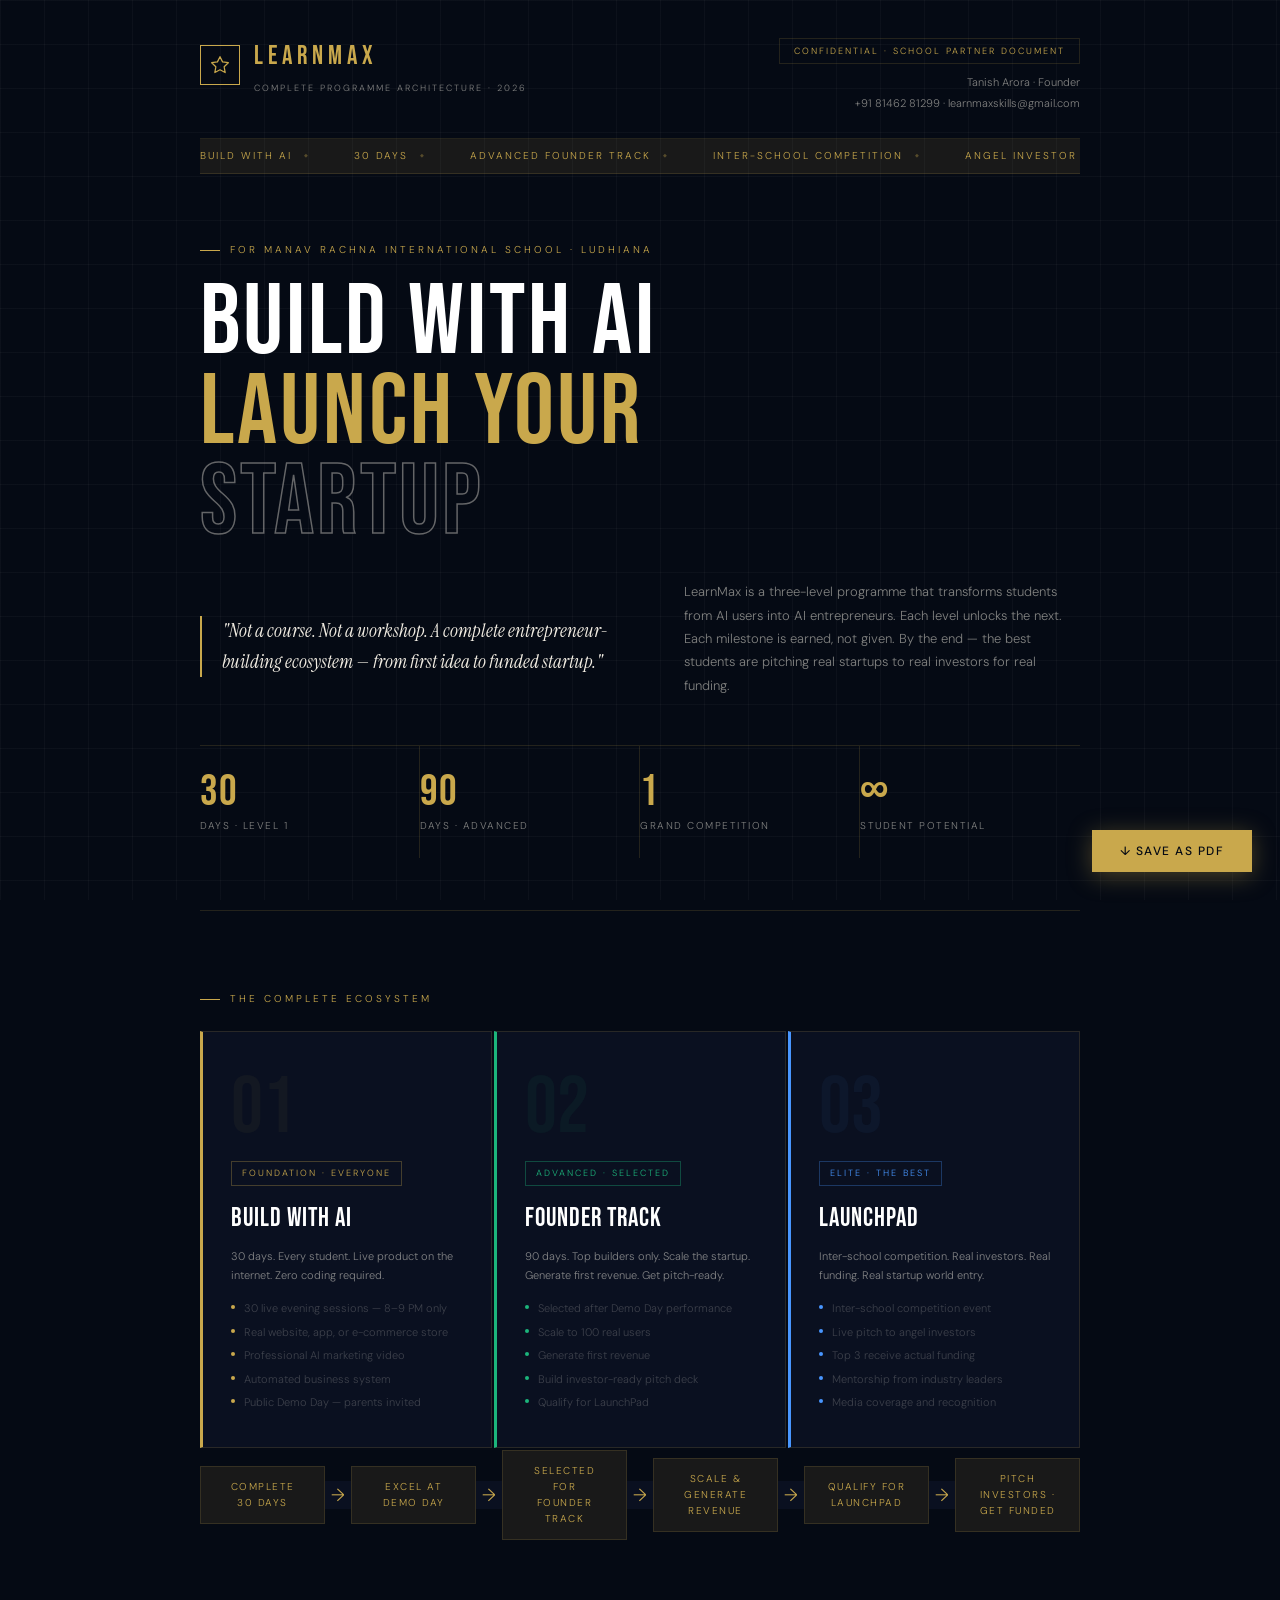
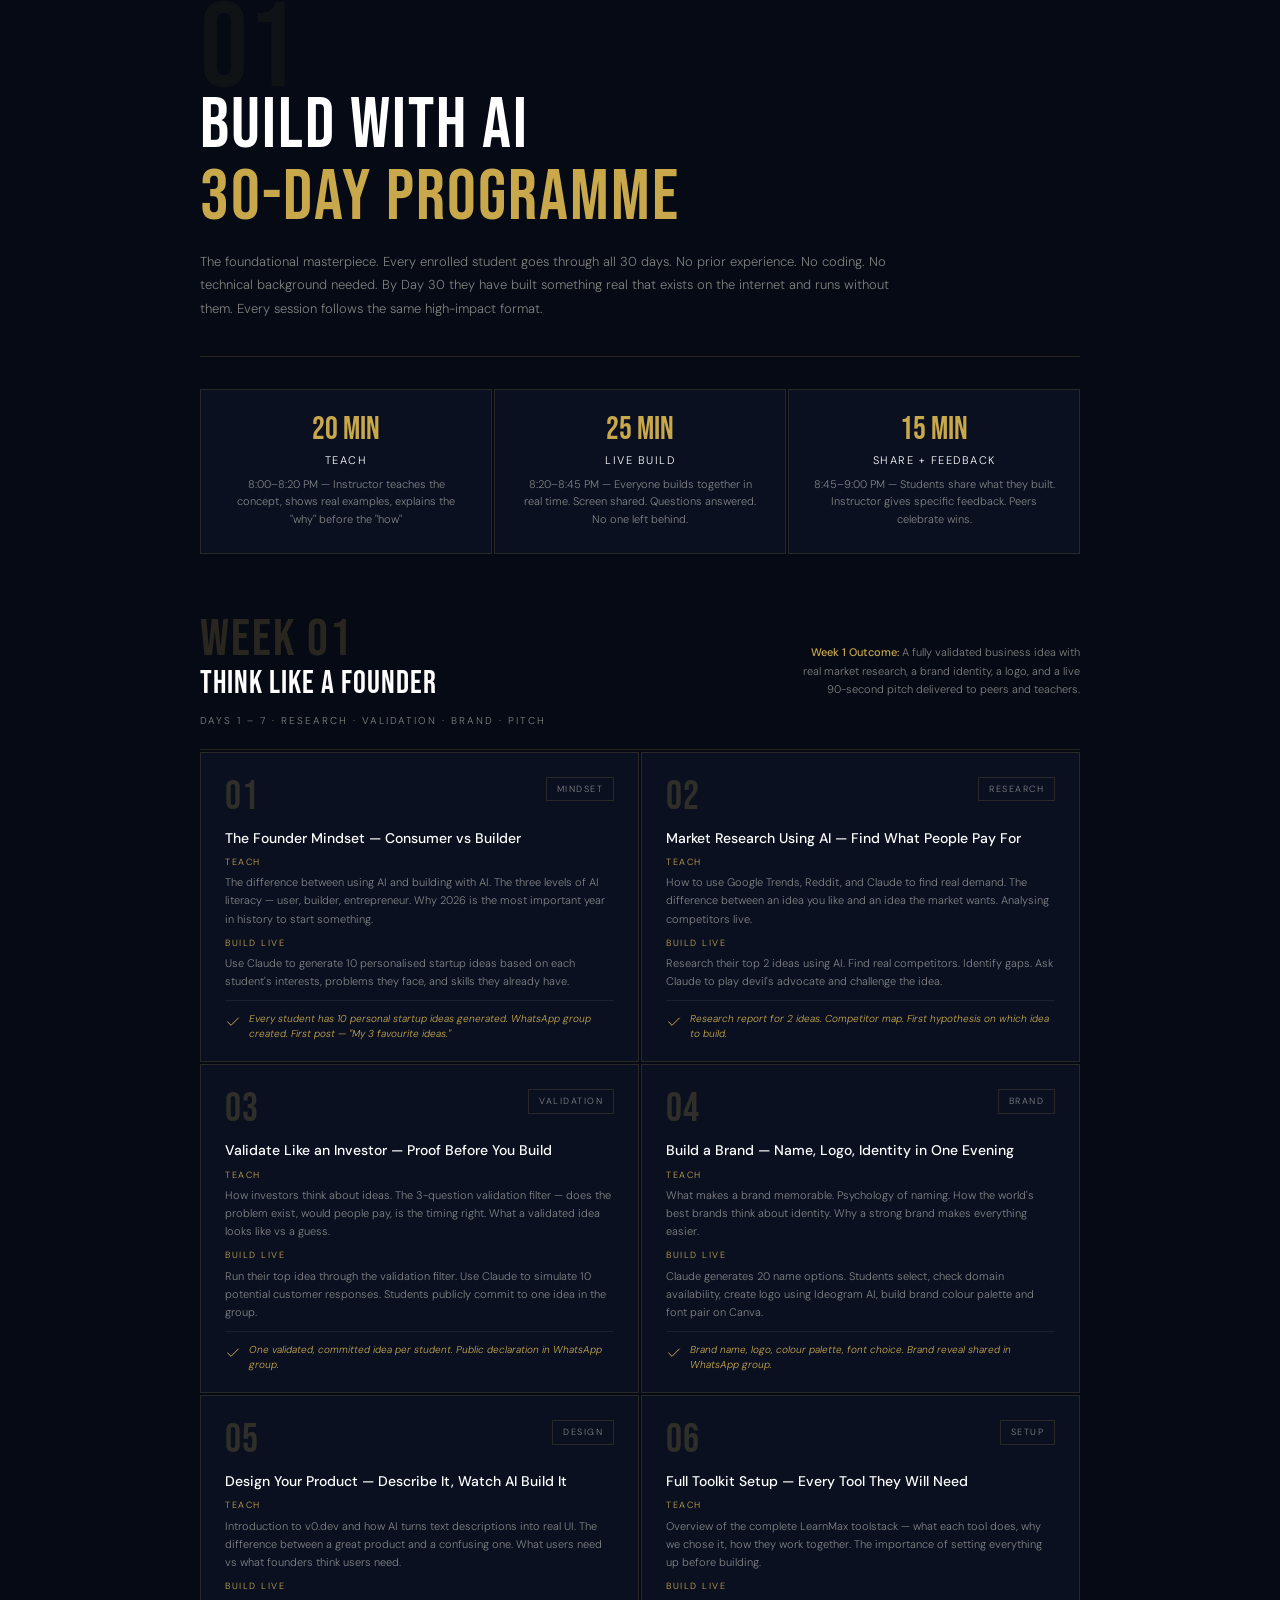
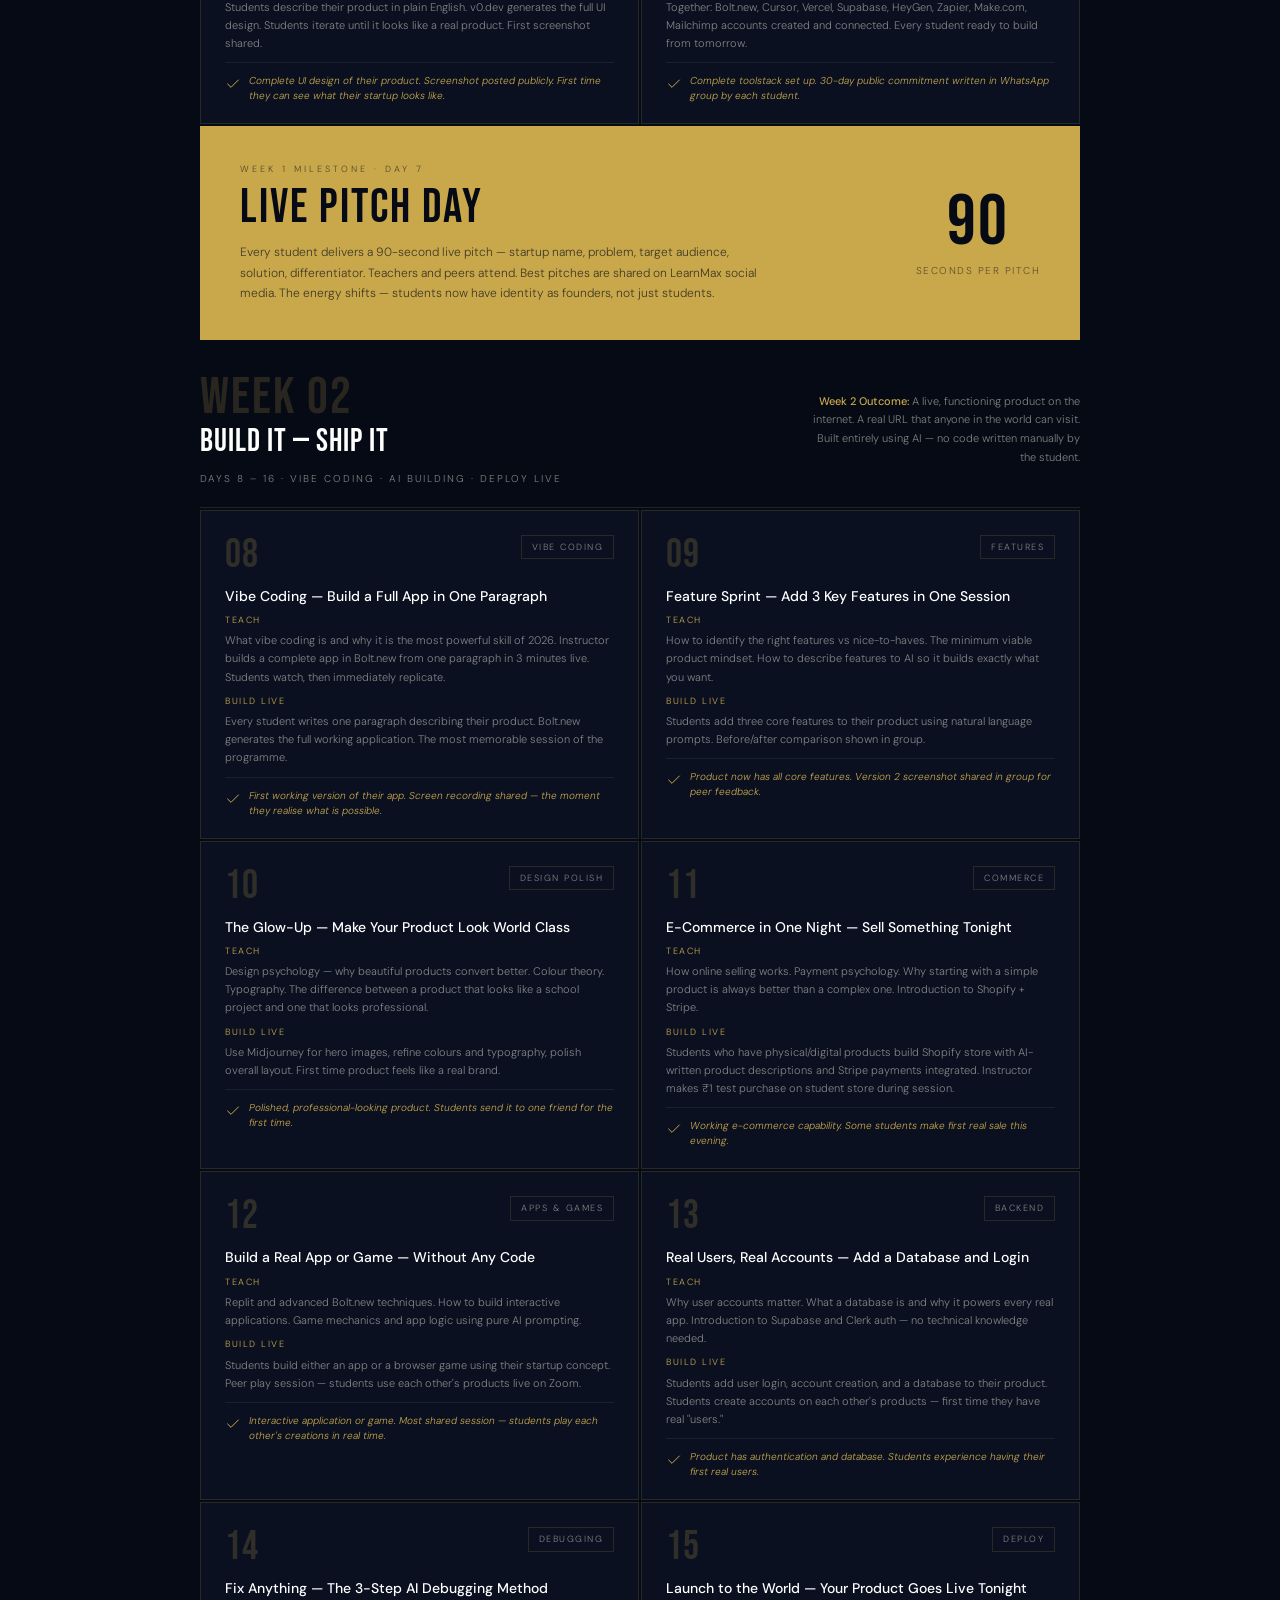
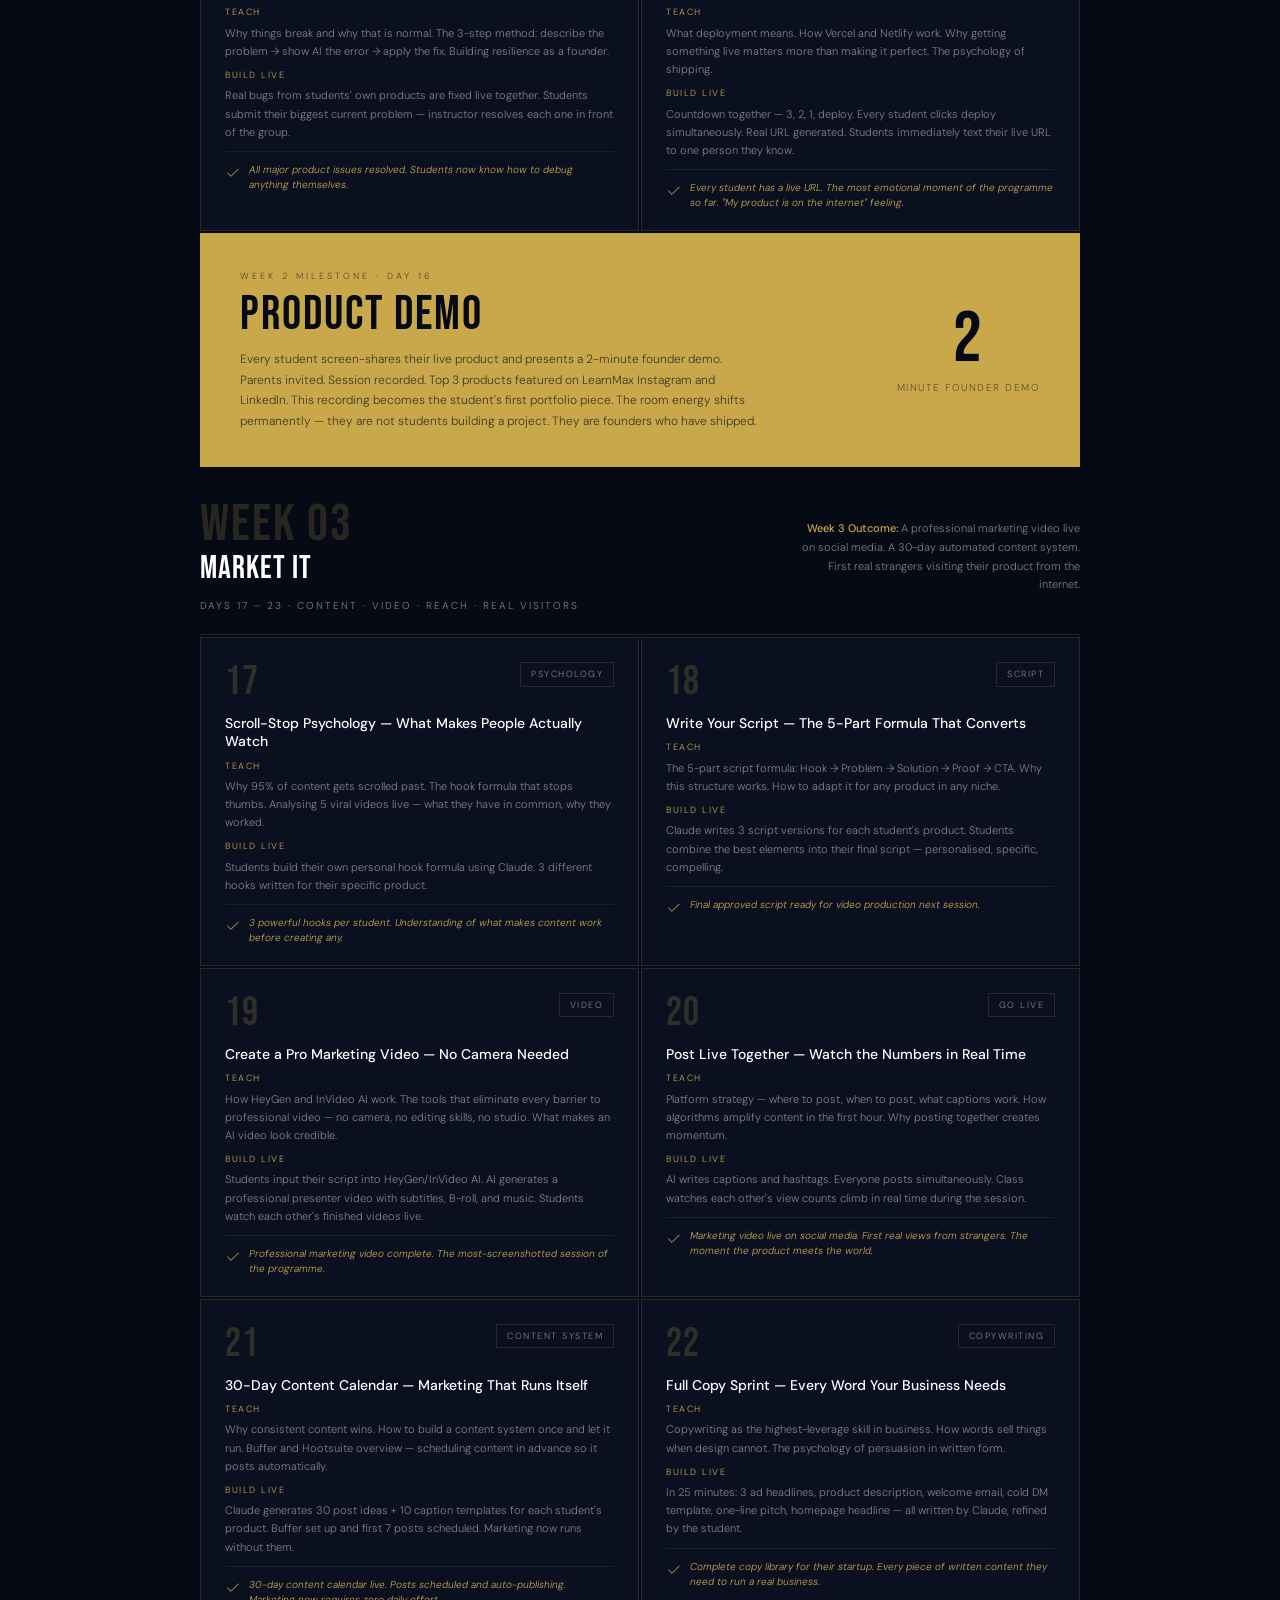
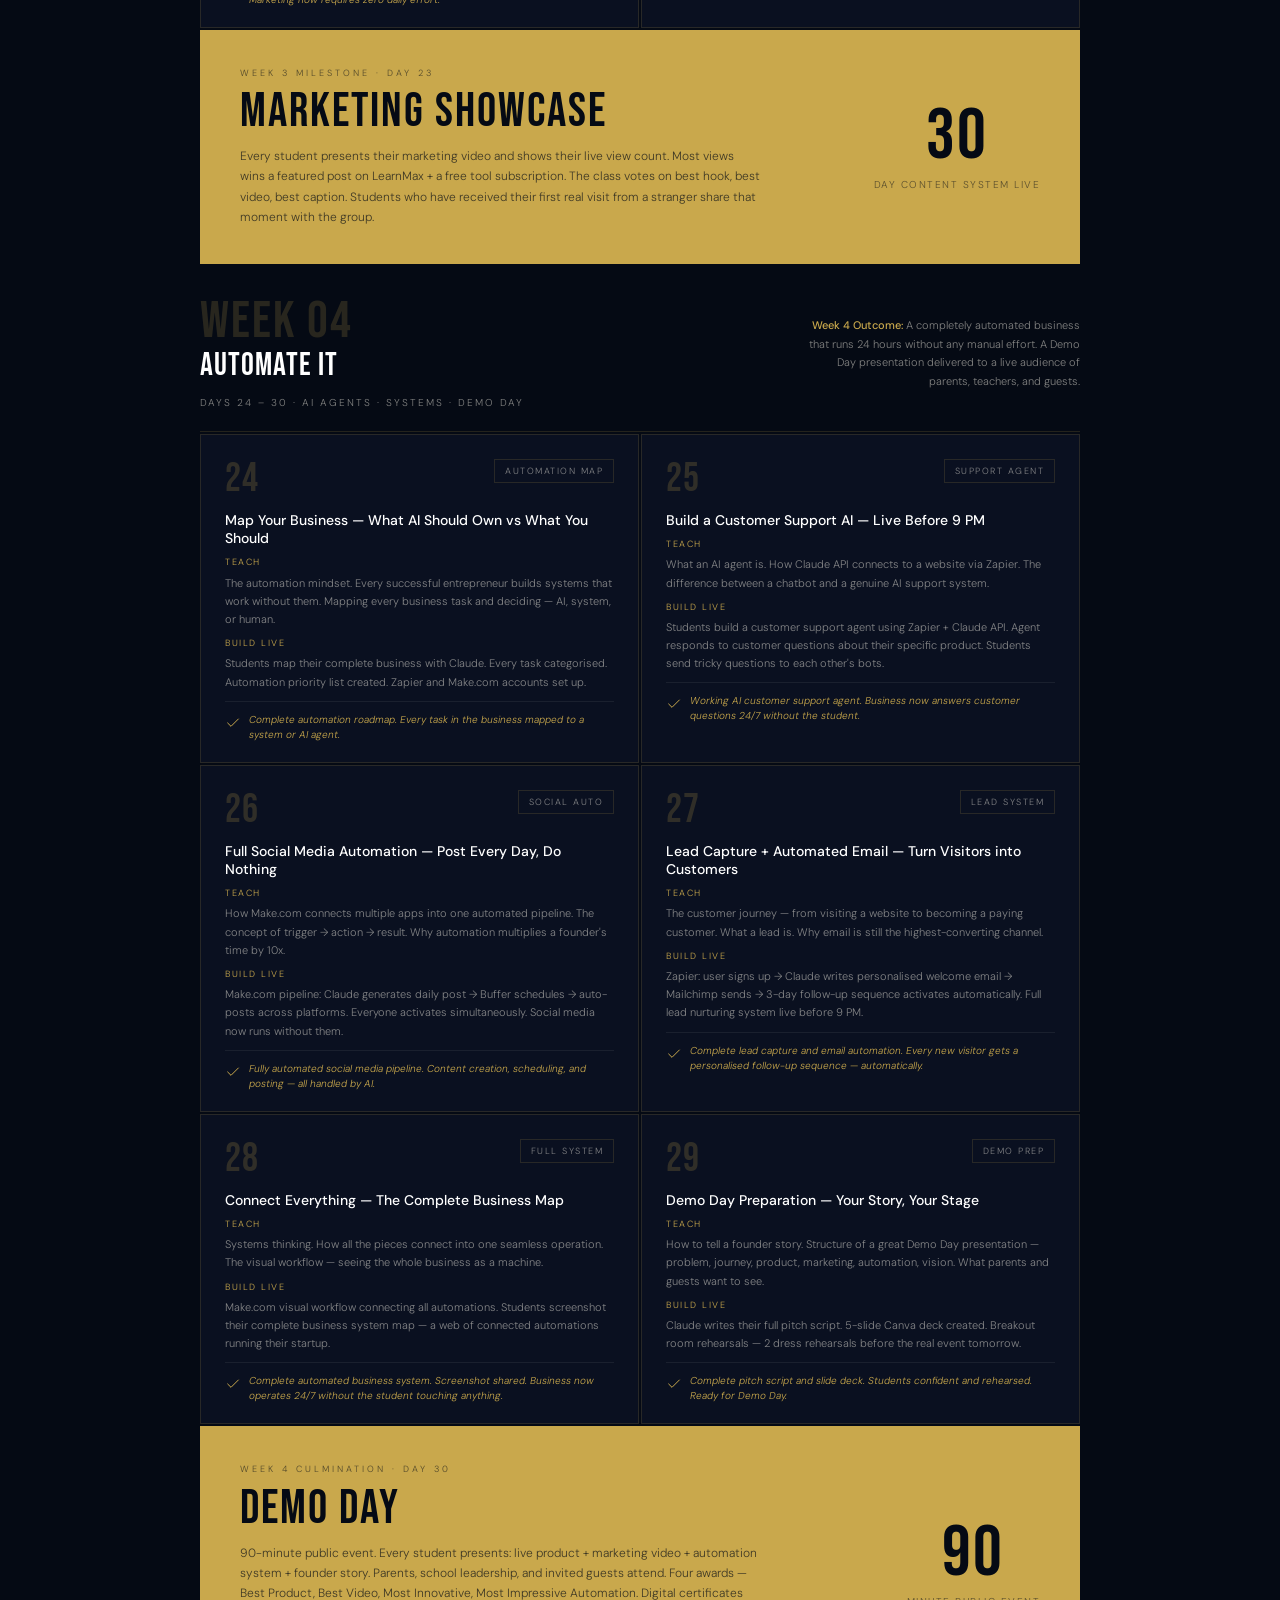
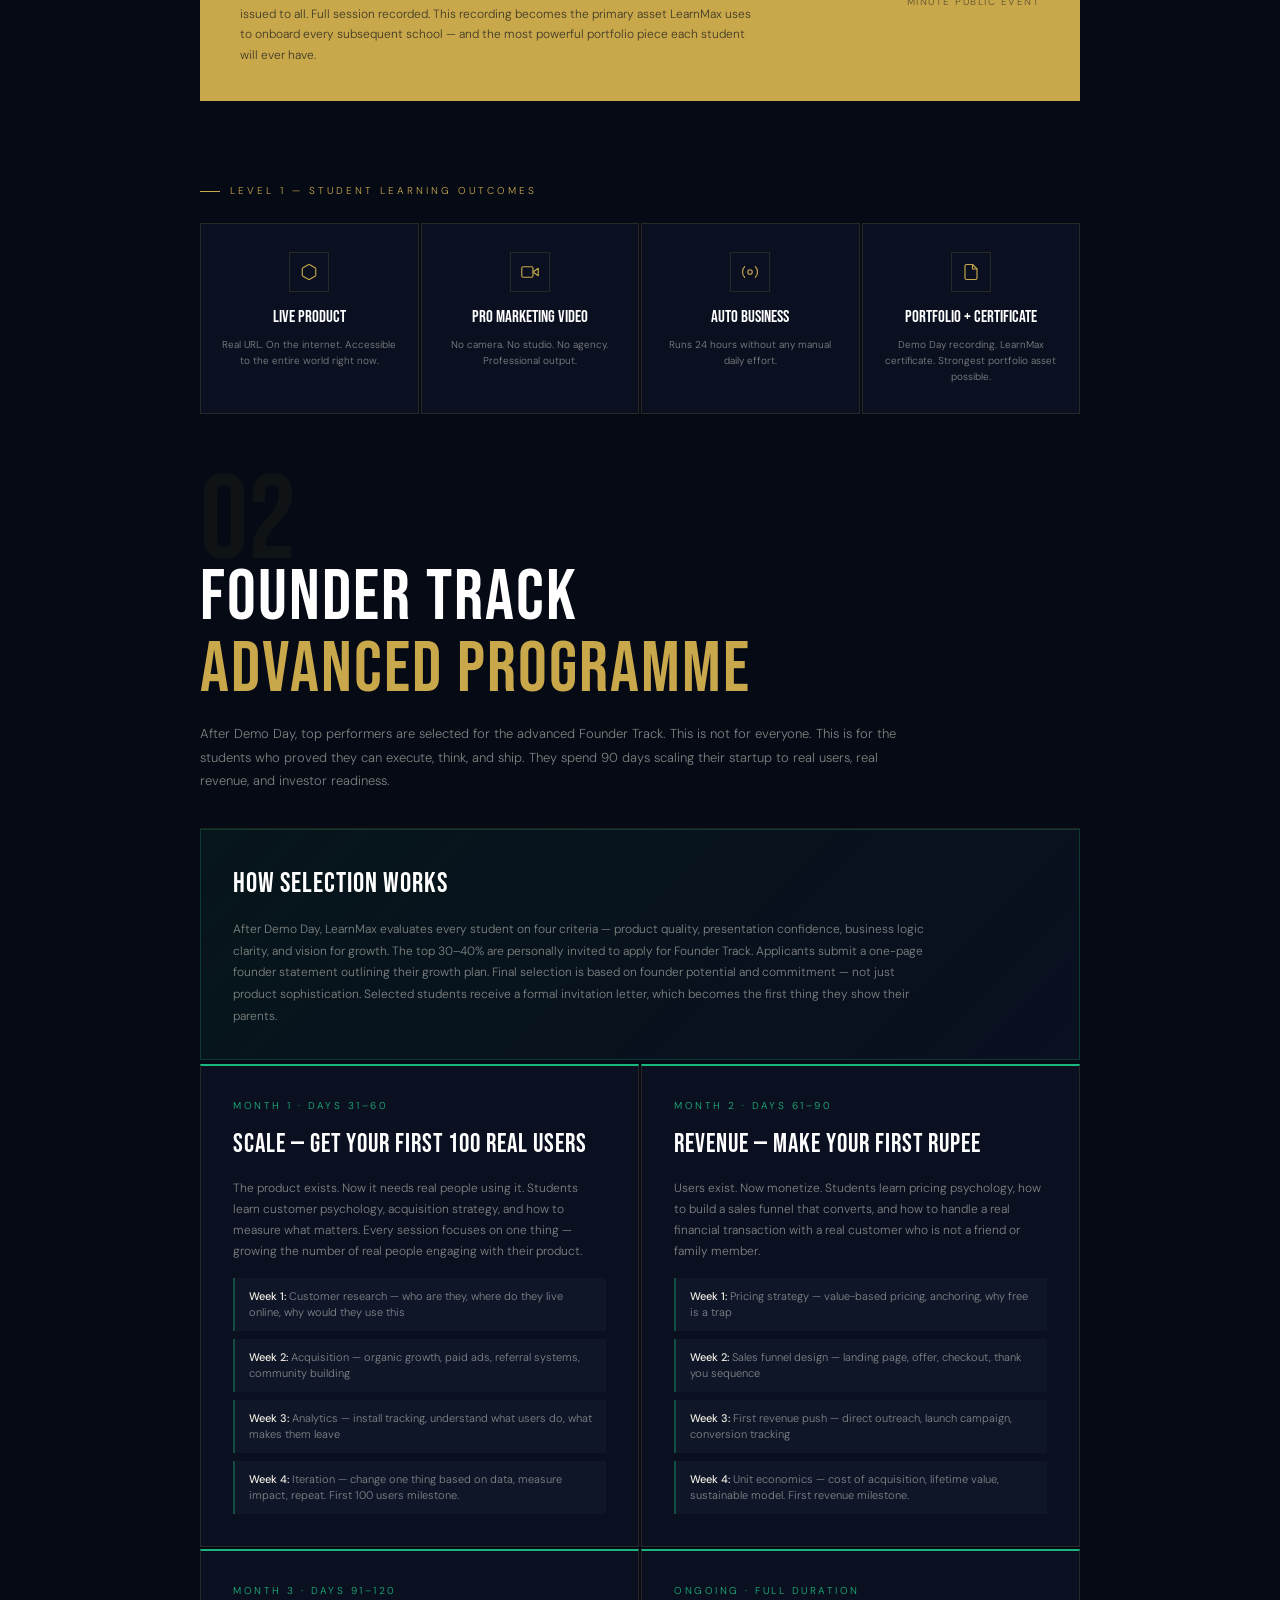
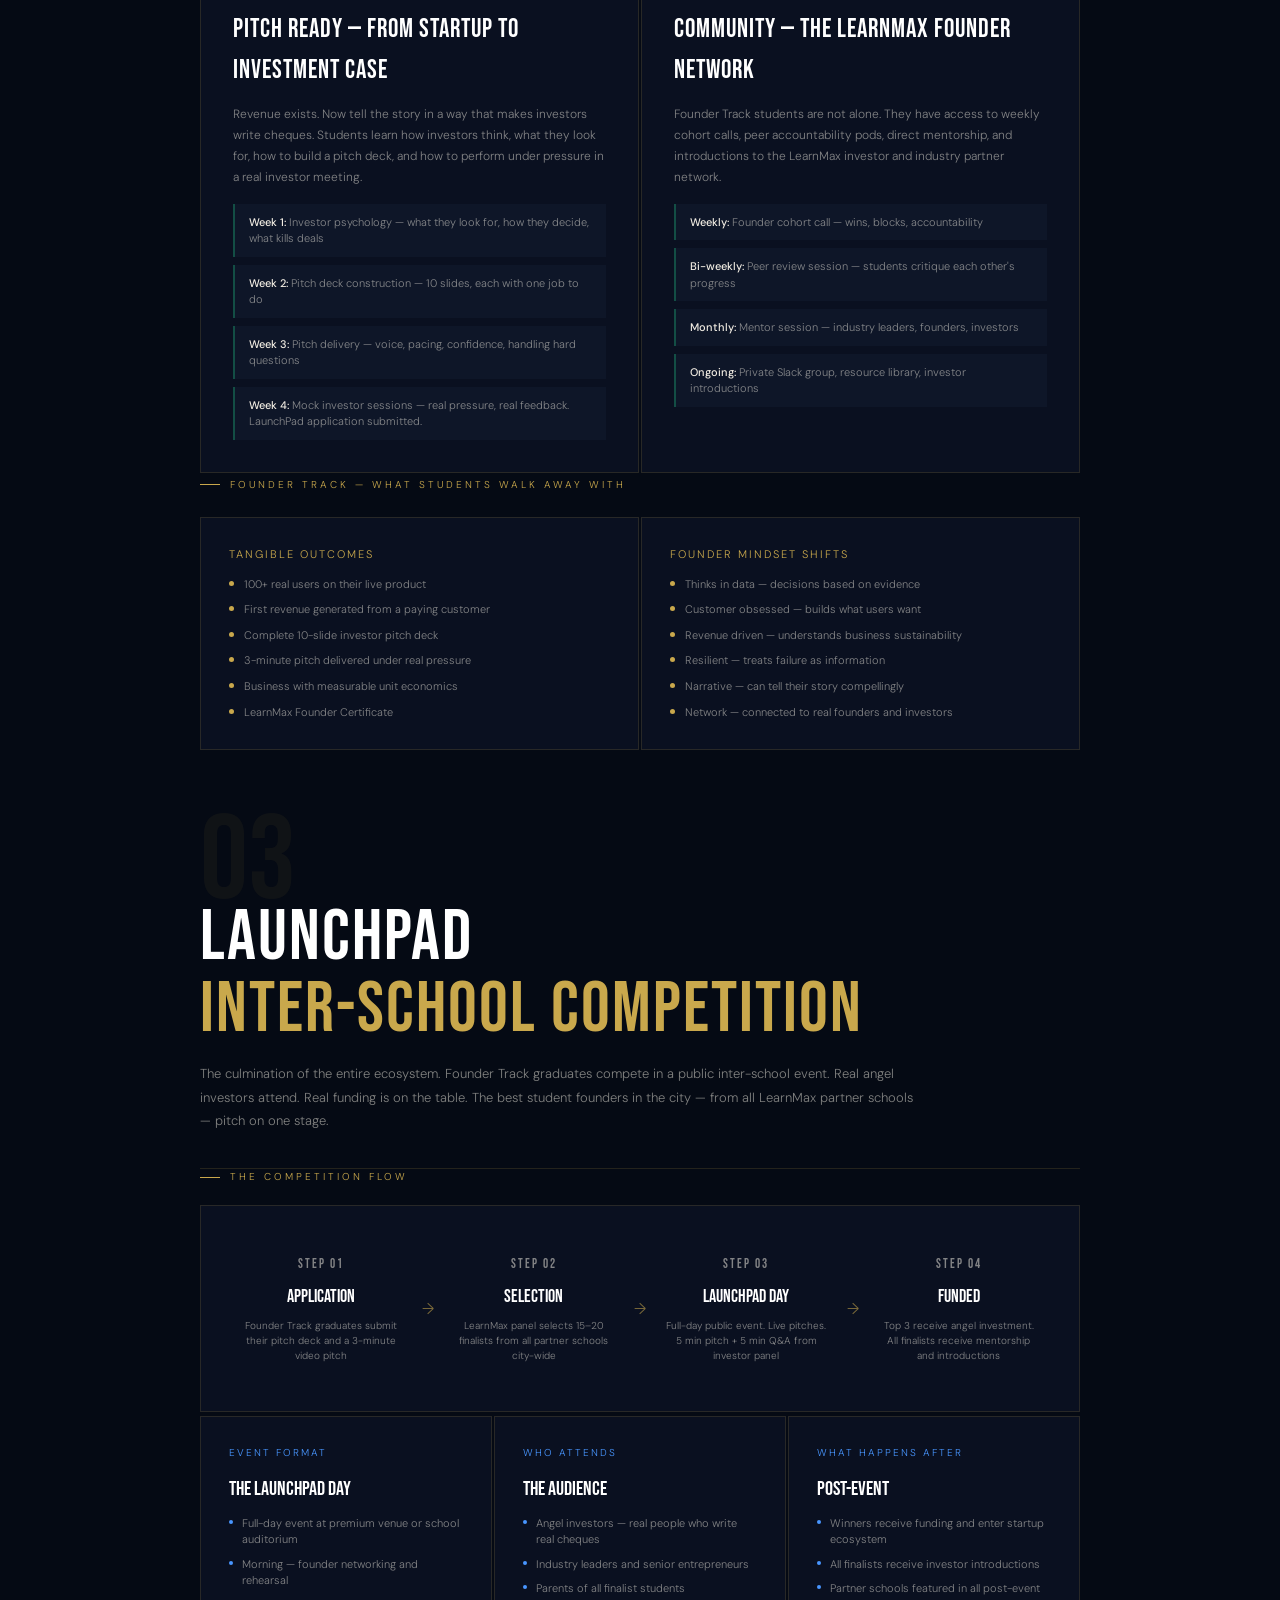
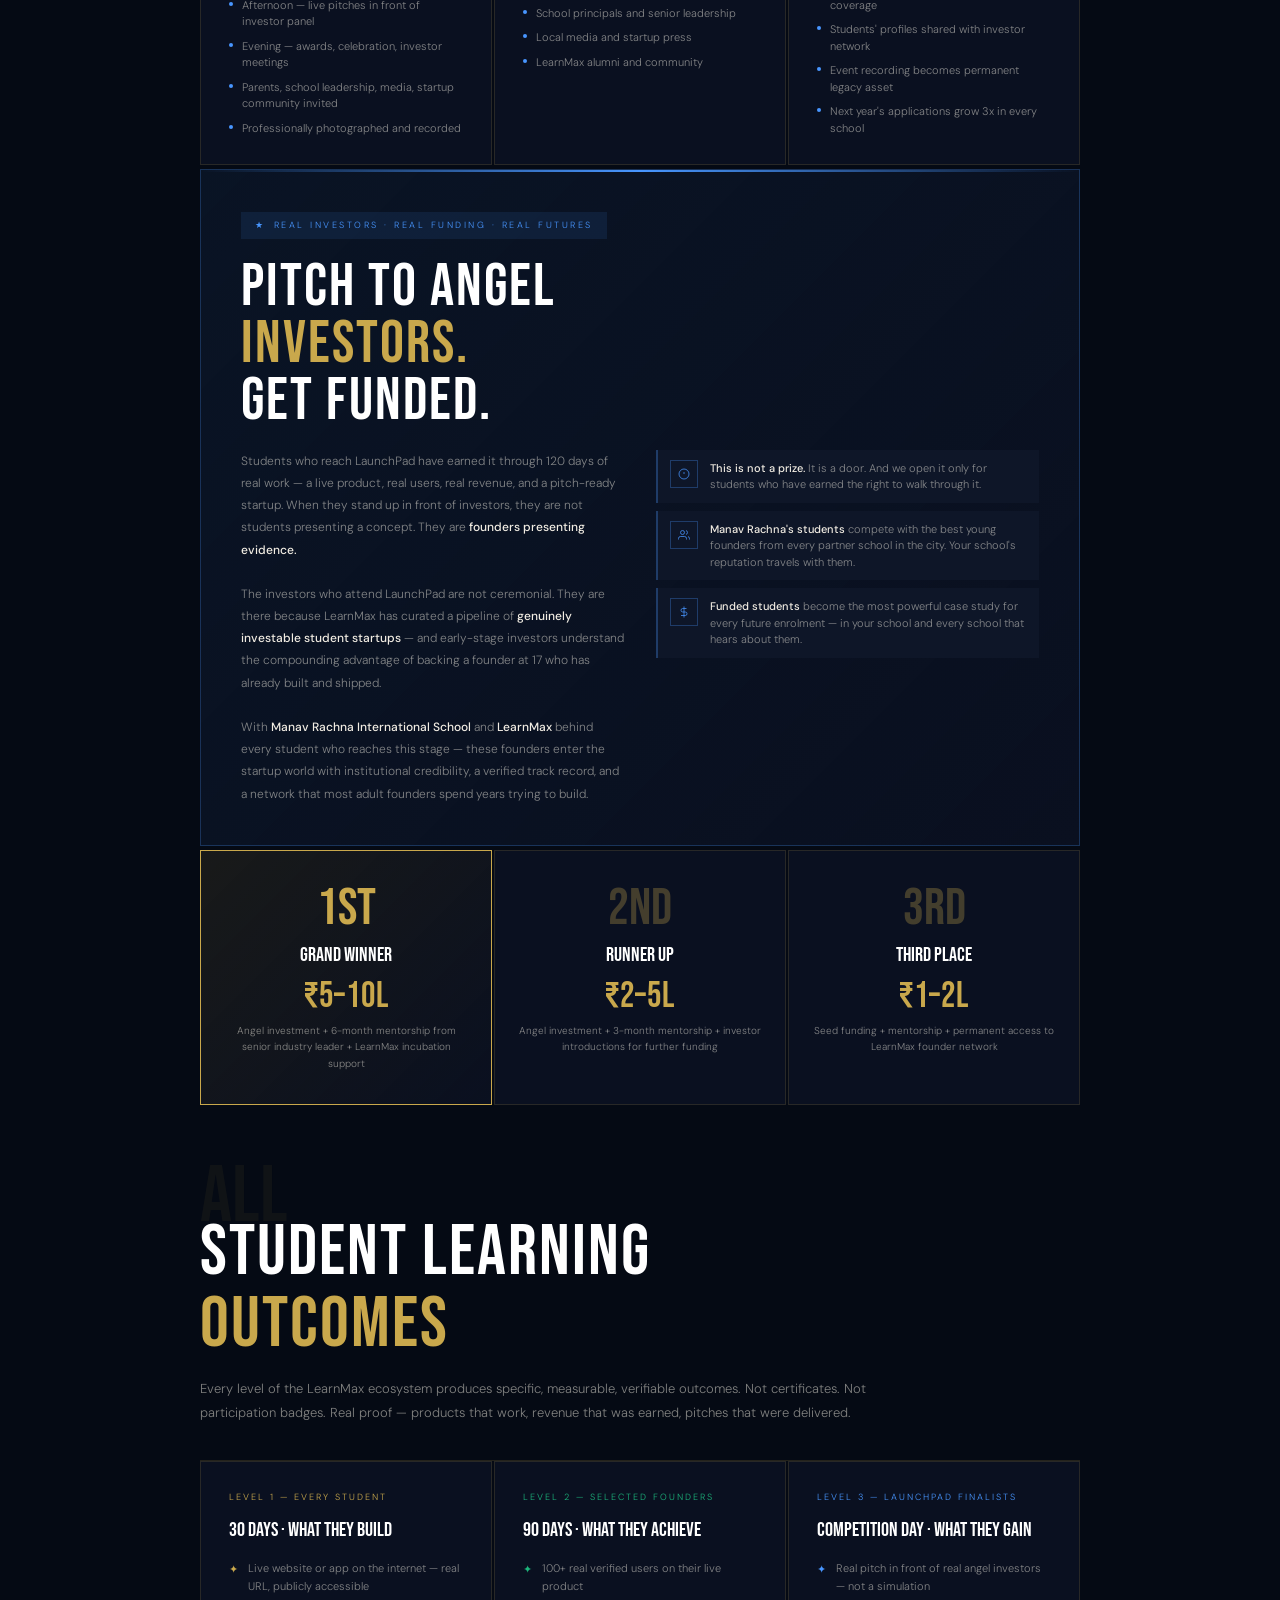
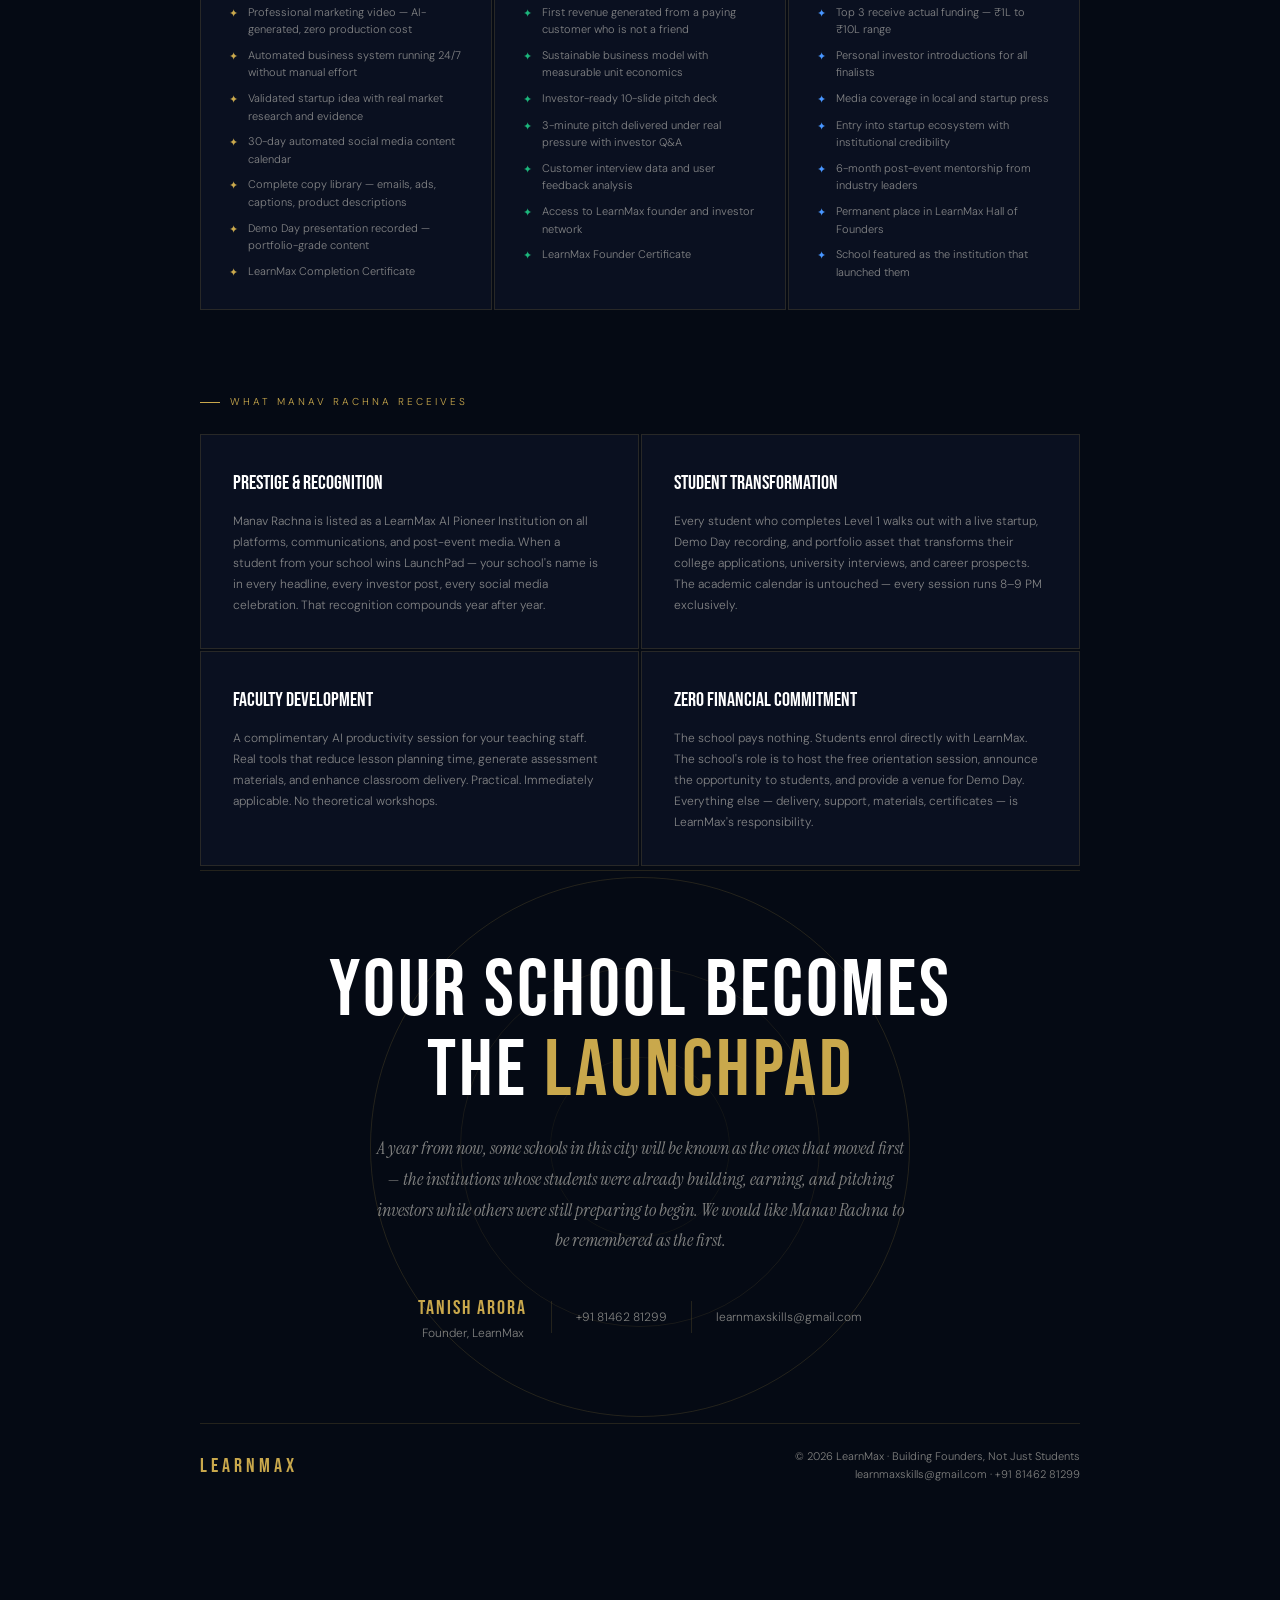
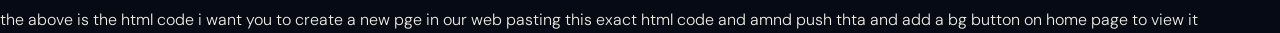
<file: assets/program.html>
<!DOCTYPE html>
<html lang="en">

<head>
    <meta charset="UTF-8">
    <meta name="viewport" content="width=device-width, initial-scale=1.0">
    <title>LearnMax — Complete Programme Structure</title>
    <link
        href="https://fonts.googleapis.com/css2?family=Bebas+Neue&family=Instrument+Serif:ital@0;1&family=DM+Sans:wght@300;400;500&display=swap"
        rel="stylesheet">
    <style>
        @media print {
            * {
                -webkit-print-color-adjust: exact !important;
                print-color-adjust: exact !important;
            }

            .no-print {
                display: none !important;
            }

            body {
                margin: 0 !important;
            }

            @page {
                margin: 0;
                size: A4;
            }

            .page-break {
                page-break-before: always;
            }
        }

        *,
        *::before,
        *::after {
            box-sizing: border-box;
            margin: 0;
            padding: 0;
        }

        :root {
            --navy: #050A14;
            --navy2: #0A1020;
            --navy3: #0E1628;
            --gold: #C9A84C;
            --gold2: #E8C97A;
            --goldf: rgba(201, 168, 76, 0.1);
            --cream: #F2EDE3;
            --white: #FFFFFF;
            --muted: rgba(242, 237, 227, 0.52);
            --dim: rgba(242, 237, 227, 0.22);
            --line: rgba(201, 168, 76, 0.16);
            --line2: rgba(242, 237, 227, 0.07);
            --green: rgba(32, 210, 140, 0.85);
            --greenf: rgba(32, 210, 140, 0.1);
            --blue: #4896ff;
            --bluef: rgba(72, 150, 255, 0.1);
        }

        html {
            font-size: 16px;
            scroll-behavior: smooth;
        }

        body {
            background: var(--navy);
            color: var(--cream);
            font-family: 'DM Sans', sans-serif;
            font-weight: 300;
            line-height: 1.6;
            overflow-x: hidden;
            -webkit-print-color-adjust: exact;
            print-color-adjust: exact;
        }

        .no-print.dl-btn {
            position: fixed;
            bottom: 28px;
            right: 28px;
            z-index: 9999;
            background: var(--gold);
            color: var(--navy);
            font-family: 'DM Sans', sans-serif;
            font-weight: 500;
            font-size: 12px;
            letter-spacing: 1.5px;
            text-transform: uppercase;
            padding: 13px 28px;
            border: none;
            cursor: pointer;
            box-shadow: 0 4px 24px rgba(201, 168, 76, 0.35);
            transition: all .2s;
        }

        .dl-btn:hover {
            background: var(--gold2);
            transform: translateY(-2px);
        }

        /* background grid */
        body::before {
            content: '';
            position: fixed;
            inset: 0;
            z-index: 0;
            pointer-events: none;
            background-image:
                linear-gradient(rgba(242, 237, 227, 0.035) 1px, transparent 1px),
                linear-gradient(90deg, rgba(242, 237, 227, 0.035) 1px, transparent 1px);
            background-size: 44px 44px;
            -webkit-print-color-adjust: exact;
            print-color-adjust: exact;
        }

        .page {
            position: relative;
            z-index: 1;
            max-width: 960px;
            margin: 0 auto;
            padding: 0 40px 100px;
        }

        /* ── UTILITIES ── */
        .gold {
            color: var(--gold);
        }

        .white {
            color: var(--white);
        }

        .label {
            font-size: 10px;
            letter-spacing: 3px;
            text-transform: uppercase;
            color: var(--gold);
            display: flex;
            align-items: center;
            gap: 10px;
        }

        .label::before {
            content: '';
            width: 20px;
            height: 1px;
            background: var(--gold);
        }

        .divider {
            border: none;
            border-top: 1px solid var(--line);
            margin: 60px 0;
        }

        .section-gap {
            height: 80px;
        }

        /* ── HEADER ── */
        .hdr {
            display: flex;
            justify-content: space-between;
            align-items: flex-start;
            padding: 36px 0 24px;
            border-bottom: 1px solid var(--line);
        }

        .hdr-left {
            display: flex;
            align-items: center;
            gap: 14px;
        }

        .hdr-icon {
            width: 40px;
            height: 40px;
            border: 1px solid var(--gold);
            display: flex;
            align-items: center;
            justify-content: center;
        }

        .hdr-icon svg {
            width: 20px;
            height: 20px;
            stroke: var(--gold);
            fill: none;
            stroke-width: 1.5;
            stroke-linecap: round;
            stroke-linejoin: round;
        }

        .hdr-brand {
            font-family: 'Bebas Neue', sans-serif;
            font-size: 26px;
            letter-spacing: 5px;
            color: var(--gold);
        }

        .hdr-sub {
            font-size: 9px;
            color: var(--muted);
            letter-spacing: 2px;
            text-transform: uppercase;
            margin-top: 3px;
        }

        .hdr-right {
            text-align: right;
        }

        .hdr-badge {
            display: inline-block;
            font-size: 9px;
            letter-spacing: 2px;
            text-transform: uppercase;
            color: var(--gold);
            border: 1px solid var(--line);
            padding: 5px 14px;
            margin-bottom: 8px;
        }

        .hdr-info {
            font-size: 11px;
            color: var(--muted);
            line-height: 1.9;
        }

        /* ── TICKER ── */
        .ticker {
            overflow: hidden;
            background: var(--goldf);
            border-bottom: 1px solid var(--line);
            padding: 9px 0;
        }

        .ticker-inner {
            display: flex;
            gap: 44px;
            animation: tick 30s linear infinite;
            width: max-content;
            white-space: nowrap;
        }

        .ticker-item {
            font-size: 10px;
            letter-spacing: 2px;
            text-transform: uppercase;
            color: var(--gold);
            display: flex;
            align-items: center;
            gap: 12px;
            flex-shrink: 0;
        }

        .ticker-item::after {
            content: '◆';
            font-size: 5px;
            opacity: .35;
        }

        @keyframes tick {
            from {
                transform: translateX(0);
            }

            to {
                transform: translateX(-50%);
            }
        }

        /* ── HERO ── */
        .hero {
            padding: 68px 0 52px;
            border-bottom: 1px solid var(--line);
        }

        .hero-eyebrow {
            margin-bottom: 20px;
        }

        .hero-h1 {
            font-family: 'Bebas Neue', sans-serif;
            font-size: clamp(60px, 10vw, 100px);
            line-height: .9;
            letter-spacing: 3px;
            color: var(--white);
            margin-bottom: 20px;
        }

        .hero-h1 .g {
            color: var(--gold);
        }

        .hero-h1 .s {
            -webkit-text-stroke: 1.5px rgba(242, 237, 227, .4);
            color: transparent;
        }

        .hero-row {
            display: grid;
            grid-template-columns: 1.1fr 1fr;
            gap: 48px;
            align-items: end;
            margin-top: 32px;
        }

        .hero-quote {
            font-family: 'Instrument Serif', serif;
            font-style: italic;
            font-size: 19px;
            color: var(--cream);
            line-height: 1.6;
            border-left: 2px solid var(--gold);
            padding-left: 20px;
            margin-bottom: 20px;
        }

        .hero-body {
            font-size: 13px;
            color: var(--muted);
            line-height: 1.8;
        }

        .hero-stats {
            display: grid;
            grid-template-columns: repeat(4, 1fr);
            border-top: 1px solid var(--line);
            margin-top: 48px;
        }

        .hs {
            padding: 24px 0;
            border-right: 1px solid var(--line);
        }

        .hs:last-child {
            border-right: none;
        }

        .hs-num {
            font-family: 'Bebas Neue', sans-serif;
            font-size: 44px;
            color: var(--gold);
            line-height: 1;
            letter-spacing: 1px;
        }

        .hs-label {
            font-size: 10px;
            color: var(--muted);
            letter-spacing: 1.5px;
            text-transform: uppercase;
            margin-top: 4px;
        }

        /* ── ECOSYSTEM OVERVIEW ── */
        .ecosystem {
            display: grid;
            grid-template-columns: 1fr 1fr 1fr;
            gap: 2px;
            margin-top: 4px;
        }

        .eco-card {
            padding: 36px 28px;
            border: 1px solid var(--line);
            position: relative;
            overflow: hidden;
        }

        .eco-card.l1 {
            background: var(--navy2);
            border-left: 3px solid var(--gold);
        }

        .eco-card.l2 {
            background: var(--navy2);
            border-left: 3px solid var(--green);
        }

        .eco-card.l3 {
            background: var(--navy2);
            border-left: 3px solid var(--blue);
        }

        .eco-num {
            font-family: 'Bebas Neue', sans-serif;
            font-size: 80px;
            color: rgba(201, 168, 76, .05);
            line-height: 1;
            margin-bottom: 10px;
        }

        .eco-card.l2 .eco-num {
            color: rgba(32, 210, 140, .05);
        }

        .eco-card.l3 .eco-num {
            color: rgba(72, 150, 255, .05);
        }

        .eco-badge {
            display: inline-block;
            font-size: 9px;
            letter-spacing: 2px;
            text-transform: uppercase;
            padding: 4px 10px;
            margin-bottom: 12px;
        }

        .eco-card.l1 .eco-badge {
            color: var(--gold);
            border: 1px solid rgba(201, 168, 76, .3);
        }

        .eco-card.l2 .eco-badge {
            color: var(--green);
            border: 1px solid rgba(32, 210, 140, .3);
        }

        .eco-card.l3 .eco-badge {
            color: var(--blue);
            border: 1px solid rgba(72, 150, 255, .3);
        }

        .eco-title {
            font-family: 'Bebas Neue', sans-serif;
            font-size: 26px;
            letter-spacing: 1px;
            color: var(--white);
            margin-bottom: 8px;
        }

        .eco-sub {
            font-size: 11px;
            color: var(--muted);
            line-height: 1.7;
            margin-bottom: 16px;
        }

        .eco-items {
            display: flex;
            flex-direction: column;
            gap: 7px;
        }

        .eco-item {
            display: flex;
            align-items: flex-start;
            gap: 9px;
            font-size: 11px;
            color: var(--dim);
            line-height: 1.5;
        }

        .eco-dot {
            width: 4px;
            height: 4px;
            border-radius: 50%;
            flex-shrink: 0;
            margin-top: 5px;
        }

        .l1 .eco-dot {
            background: var(--gold);
        }

        .l2 .eco-dot {
            background: var(--green);
        }

        .l3 .eco-dot {
            background: var(--blue);
        }

        /* connector arrow */
        .eco-arrow {
            display: flex;
            align-items: center;
            justify-content: center;
            font-size: 20px;
            color: var(--gold);
            padding: 0 8px;
            background: var(--navy2);
        }

        /* ── FLOW ARROW ── */
        .flow-connector {
            display: flex;
            align-items: center;
            gap: 0;
            margin: 2px 0;
        }

        .fc-box {
            flex: 1;
            background: var(--goldf);
            border: 1px solid var(--line);
            padding: 12px 20px;
            text-align: center;
        }

        .fc-text {
            font-size: 10px;
            letter-spacing: 1.5px;
            text-transform: uppercase;
            color: var(--gold);
        }

        .fc-arr {
            color: var(--gold);
            font-size: 18px;
            padding: 0 6px;
            background: var(--navy2);
        }

        /* ── SECTION TITLES ── */
        .sec-title-wrap {
            padding: 48px 0 36px;
            border-bottom: 1px solid var(--line);
            margin-bottom: 0;
        }

        .sec-number {
            font-family: 'Bebas Neue', sans-serif;
            font-size: 120px;
            color: rgba(201, 168, 76, .06);
            line-height: 1;
            margin-bottom: -20px;
        }

        .sec-title {
            font-family: 'Bebas Neue', sans-serif;
            font-size: clamp(44px, 7vw, 72px);
            letter-spacing: 2px;
            color: var(--white);
            line-height: 1;
        }

        .sec-title .g {
            color: var(--gold);
        }

        .sec-desc {
            font-size: 13px;
            color: var(--muted);
            line-height: 1.8;
            max-width: 720px;
            margin-top: 16px;
        }

        /* ── SESSION FORMAT ── */
        .session-format {
            display: grid;
            grid-template-columns: 1fr 1fr 1fr;
            gap: 2px;
            margin: 32px 0;
        }

        .sf {
            padding: 24px;
            background: var(--navy2);
            border: 1px solid var(--line);
            text-align: center;
        }

        .sf-time {
            font-family: 'Bebas Neue', sans-serif;
            font-size: 32px;
            color: var(--gold);
            line-height: 1;
            margin-bottom: 6px;
        }

        .sf-name {
            font-size: 11px;
            letter-spacing: 1.5px;
            text-transform: uppercase;
            color: var(--white);
            margin-bottom: 6px;
        }

        .sf-desc {
            font-size: 11px;
            color: var(--muted);
            line-height: 1.6;
        }

        /* ── WEEK HEADER ── */
        .week-header {
            display: flex;
            align-items: center;
            justify-content: space-between;
            padding: 28px 0 20px;
            border-bottom: 1px solid var(--line);
            margin-bottom: 2px;
        }

        .wh-left {}

        .wh-week {
            font-family: 'Bebas Neue', sans-serif;
            font-size: 52px;
            color: rgba(201, 168, 76, .18);
            line-height: 1;
            letter-spacing: 2px;
        }

        .wh-title {
            font-family: 'Bebas Neue', sans-serif;
            font-size: 32px;
            color: var(--white);
            letter-spacing: 1px;
            margin-top: -8px;
        }

        .wh-days {
            font-size: 10px;
            letter-spacing: 2px;
            text-transform: uppercase;
            color: var(--muted);
            margin-top: 4px;
        }

        .wh-right {
            text-align: right;
        }

        .wh-outcome {
            font-size: 11px;
            color: var(--muted);
            line-height: 1.7;
            max-width: 280px;
        }

        .wh-outcome strong {
            color: var(--gold);
            font-weight: 500;
        }

        /* ── DAY CARDS ── */
        .days-grid {
            display: grid;
            grid-template-columns: 1fr 1fr;
            gap: 2px;
            margin-bottom: 2px;
        }

        .day-card {
            background: var(--navy2);
            border: 1px solid var(--line);
            padding: 24px 24px 20px;
            position: relative;
            overflow: hidden;
        }

        .day-card.milestone {
            border-color: var(--gold);
            background: linear-gradient(135deg, rgba(201, 168, 76, .08) 0%, var(--navy2) 100%);
        }

        .dc-top {
            display: flex;
            justify-content: space-between;
            align-items: flex-start;
            margin-bottom: 12px;
        }

        .dc-day {
            font-family: 'Bebas Neue', sans-serif;
            font-size: 40px;
            color: rgba(201, 168, 76, .2);
            line-height: 1;
            letter-spacing: 1px;
        }

        .day-card.milestone .dc-day {
            color: rgba(201, 168, 76, .5);
        }

        .dc-badge {
            font-size: 9px;
            letter-spacing: 1.5px;
            text-transform: uppercase;
            padding: 4px 10px;
            border: 1px solid var(--line);
            color: var(--muted);
        }

        .day-card.milestone .dc-badge {
            color: var(--gold);
            border-color: rgba(201, 168, 76, .4);
        }

        .dc-title {
            font-size: 14px;
            font-weight: 500;
            color: var(--white);
            margin-bottom: 8px;
            line-height: 1.3;
        }

        .dc-teach {
            margin-bottom: 8px;
        }

        .dc-label {
            font-size: 9px;
            letter-spacing: 1.5px;
            text-transform: uppercase;
            color: var(--gold);
            margin-bottom: 4px;
        }

        .dc-body {
            font-size: 11px;
            color: var(--muted);
            line-height: 1.65;
        }

        .dc-build {
            margin-bottom: 8px;
        }

        .dc-outcome {
            display: flex;
            align-items: flex-start;
            gap: 8px;
            margin-top: 10px;
            padding-top: 10px;
            border-top: 1px solid var(--line2);
        }

        .dc-outcome-icon {
            width: 16px;
            height: 16px;
            flex-shrink: 0;
            margin-top: 1px;
        }

        .dc-outcome-icon svg {
            width: 16px;
            height: 16px;
            stroke: var(--gold);
            fill: none;
            stroke-width: 1.5;
            stroke-linecap: round;
            stroke-linejoin: round;
        }

        .dc-outcome-text {
            font-size: 10px;
            color: var(--gold);
            line-height: 1.5;
            font-style: italic;
        }

        /* ── MILESTONE CARD FULL WIDTH ── */
        .milestone-full {
            background: var(--gold);
            padding: 36px 40px;
            margin-bottom: 2px;
            display: flex;
            justify-content: space-between;
            align-items: center;
            gap: 32px;
        }

        .mf-left {}

        .mf-label {
            font-size: 9px;
            letter-spacing: 3px;
            text-transform: uppercase;
            color: var(--navy);
            opacity: .6;
            margin-bottom: 8px;
        }

        .mf-title {
            font-family: 'Bebas Neue', sans-serif;
            font-size: 48px;
            color: var(--navy);
            line-height: 1;
            letter-spacing: 2px;
            margin-bottom: 10px;
        }

        .mf-body {
            font-size: 12px;
            color: var(--navy);
            opacity: .7;
            line-height: 1.7;
            max-width: 520px;
        }

        .mf-right {
            text-align: center;
            flex-shrink: 0;
        }

        .mf-num {
            font-family: 'Bebas Neue', sans-serif;
            font-size: 72px;
            color: var(--navy);
            line-height: 1;
            letter-spacing: 2px;
        }

        .mf-sub {
            font-size: 10px;
            letter-spacing: 1.5px;
            text-transform: uppercase;
            color: var(--navy);
            opacity: .55;
            margin-top: 4px;
        }

        /* ── OUTCOMES ROW ── */
        .outcomes {
            display: grid;
            grid-template-columns: repeat(4, 1fr);
            gap: 2px;
            margin-top: 4px;
        }

        .oc {
            padding: 28px 20px;
            background: var(--navy2);
            border: 1px solid var(--line);
            text-align: center;
        }

        .oc-icon {
            width: 40px;
            height: 40px;
            margin: 0 auto 12px;
            border: 1px solid var(--line);
            display: flex;
            align-items: center;
            justify-content: center;
        }

        .oc-icon svg {
            width: 18px;
            height: 18px;
            stroke: var(--gold);
            fill: none;
            stroke-width: 1.5;
            stroke-linecap: round;
            stroke-linejoin: round;
        }

        .oc-title {
            font-family: 'Bebas Neue', sans-serif;
            font-size: 17px;
            color: var(--white);
            margin-bottom: 6px;
        }

        .oc-body {
            font-size: 10px;
            color: var(--muted);
            line-height: 1.6;
        }

        /* ── ADVANCED CURRICULUM ── */
        .adv-intro {
            padding: 32px;
            background: linear-gradient(135deg, rgba(32, 210, 140, .06) 0%, var(--navy2) 100%);
            border: 1px solid rgba(32, 210, 140, .2);
            margin-bottom: 4px;
        }

        .adv-intro-title {
            font-family: 'Bebas Neue', sans-serif;
            font-size: 28px;
            color: var(--white);
            letter-spacing: 1px;
            margin-bottom: 12px;
        }

        .adv-intro-body {
            font-size: 12px;
            color: var(--muted);
            line-height: 1.8;
            max-width: 700px;
        }

        .adv-modules {
            display: grid;
            grid-template-columns: 1fr 1fr;
            gap: 2px;
            margin-bottom: 4px;
        }

        .am {
            padding: 32px;
            background: var(--navy2);
            border: 1px solid var(--line);
            border-top: 2px solid var(--green);
        }

        .am-month {
            font-size: 10px;
            letter-spacing: 2.5px;
            text-transform: uppercase;
            color: var(--green);
            margin-bottom: 10px;
        }

        .am-title {
            font-family: 'Bebas Neue', sans-serif;
            font-size: 26px;
            color: var(--white);
            letter-spacing: 1px;
            margin-bottom: 12px;
        }

        .am-body {
            font-size: 12px;
            color: var(--muted);
            line-height: 1.75;
            margin-bottom: 16px;
        }

        .am-sessions {
            display: flex;
            flex-direction: column;
            gap: 8px;
        }

        .am-session {
            padding: 10px 14px;
            background: var(--navy3);
            border-left: 2px solid rgba(32, 210, 140, .3);
            font-size: 11px;
            color: var(--muted);
            line-height: 1.5;
        }

        .am-session strong {
            color: var(--cream);
            font-weight: 500;
        }

        /* selection criteria */
        .selection {
            display: grid;
            grid-template-columns: 1fr 1fr;
            gap: 2px;
            margin-bottom: 4px;
        }

        .sel-card {
            padding: 28px;
            background: var(--navy2);
            border: 1px solid var(--line);
        }

        .sel-title {
            font-size: 11px;
            letter-spacing: 2px;
            text-transform: uppercase;
            color: var(--gold);
            margin-bottom: 12px;
        }

        .sel-items {
            display: flex;
            flex-direction: column;
            gap: 8px;
        }

        .sel-item {
            display: flex;
            align-items: flex-start;
            gap: 10px;
            font-size: 11px;
            color: var(--muted);
            line-height: 1.6;
        }

        .sel-dot {
            width: 5px;
            height: 5px;
            background: var(--gold);
            border-radius: 50%;
            flex-shrink: 0;
            margin-top: 5px;
        }

        /* ── INTER SCHOOL COMPETITION ── */
        .comp-flow {
            display: grid;
            grid-template-columns: 1fr auto 1fr auto 1fr auto 1fr;
            gap: 0;
            align-items: center;
            margin-bottom: 4px;
            background: var(--navy2);
            border: 1px solid var(--line);
            padding: 32px 24px;
        }

        .cf-node {
            text-align: center;
            padding: 16px;
        }

        .cf-n-num {
            font-family: 'Bebas Neue', sans-serif;
            font-size: 13px;
            letter-spacing: 2px;
            color: var(--muted);
            margin-bottom: 8px;
        }

        .cf-n-title {
            font-family: 'Bebas Neue', sans-serif;
            font-size: 18px;
            color: var(--white);
            margin-bottom: 6px;
        }

        .cf-n-body {
            font-size: 10px;
            color: var(--muted);
            line-height: 1.5;
        }

        .cf-arrow {
            color: var(--gold);
            font-size: 16px;
            opacity: .6;
            padding: 0 4px;
        }

        .comp-detail {
            display: grid;
            grid-template-columns: 1fr 1fr 1fr;
            gap: 2px;
            margin-bottom: 4px;
        }

        .cd {
            padding: 28px;
            background: var(--navy2);
            border: 1px solid var(--line);
        }

        .cd-label {
            font-size: 10px;
            letter-spacing: 2px;
            text-transform: uppercase;
            color: var(--blue);
            margin-bottom: 12px;
        }

        .cd-title {
            font-family: 'Bebas Neue', sans-serif;
            font-size: 20px;
            color: var(--white);
            margin-bottom: 10px;
        }

        .cd-items {
            display: flex;
            flex-direction: column;
            gap: 8px;
        }

        .cd-item {
            display: flex;
            align-items: flex-start;
            gap: 9px;
            font-size: 11px;
            color: var(--muted);
            line-height: 1.5;
        }

        .cd-dot {
            width: 4px;
            height: 4px;
            background: var(--blue);
            border-radius: 50%;
            flex-shrink: 0;
            margin-top: 5px;
        }

        /* ── INVESTOR PITCH ── */
        .investor-intro {
            background: linear-gradient(135deg, rgba(72, 150, 255, .07) 0%, var(--navy2) 100%);
            border: 1px solid rgba(72, 150, 255, .25);
            padding: 40px;
            margin-bottom: 4px;
            position: relative;
            overflow: hidden;
        }

        .investor-intro::before {
            content: '';
            position: absolute;
            top: 0;
            left: 0;
            right: 0;
            height: 2px;
            background: linear-gradient(90deg, transparent, var(--blue), transparent);
        }

        .ii-badge {
            display: inline-flex;
            align-items: center;
            gap: 8px;
            font-size: 9px;
            letter-spacing: 2.5px;
            text-transform: uppercase;
            color: var(--blue);
            background: var(--bluef);
            padding: 6px 14px;
            margin-bottom: 20px;
        }

        .ii-badge::before {
            content: '★';
        }

        .ii-headline {
            font-family: 'Bebas Neue', sans-serif;
            font-size: clamp(36px, 6vw, 60px);
            line-height: .95;
            letter-spacing: 2px;
            color: var(--white);
            margin-bottom: 20px;
        }

        .ii-headline .g {
            color: var(--gold);
        }

        .ii-cols {
            display: grid;
            grid-template-columns: 1fr 1fr;
            gap: 32px;
        }

        .ii-body {
            font-size: 12px;
            color: var(--muted);
            line-height: 1.85;
        }

        .ii-body strong {
            color: var(--cream);
            font-weight: 500;
        }

        .ii-event {
            display: flex;
            flex-direction: column;
            gap: 8px;
        }

        .ii-ev-item {
            display: flex;
            align-items: flex-start;
            gap: 12px;
            padding: 10px 12px;
            background: var(--navy3);
            border-left: 2px solid rgba(72, 150, 255, .3);
        }

        .ii-ev-icon {
            width: 28px;
            height: 28px;
            border: 1px solid rgba(72, 150, 255, .3);
            display: flex;
            align-items: center;
            justify-content: center;
            flex-shrink: 0;
        }

        .ii-ev-icon svg {
            width: 12px;
            height: 12px;
            stroke: var(--blue);
            fill: none;
            stroke-width: 1.5;
        }

        .ii-ev-text {
            font-size: 11px;
            color: var(--muted);
            line-height: 1.5;
        }

        .ii-ev-text strong {
            color: var(--cream);
            font-weight: 500;
        }

        /* prizes */
        .prizes {
            display: grid;
            grid-template-columns: 1fr 1fr 1fr;
            gap: 2px;
            margin-bottom: 4px;
        }

        .prize {
            padding: 32px 24px;
            text-align: center;
            background: var(--navy2);
            border: 1px solid var(--line);
        }

        .prize.first {
            background: linear-gradient(135deg, rgba(201, 168, 76, .1) 0%, var(--navy2) 100%);
            border-color: var(--gold);
        }

        .prize-rank {
            font-family: 'Bebas Neue', sans-serif;
            font-size: 52px;
            color: var(--gold);
            line-height: 1;
            opacity: .3;
            margin-bottom: 4px;
        }

        .prize.first .prize-rank {
            opacity: 1;
        }

        .prize-title {
            font-family: 'Bebas Neue', sans-serif;
            font-size: 20px;
            color: var(--white);
            margin-bottom: 8px;
        }

        .prize-amount {
            font-family: 'Bebas Neue', sans-serif;
            font-size: 36px;
            color: var(--gold);
            line-height: 1;
            margin-bottom: 8px;
            letter-spacing: 1px;
        }

        .prize-body {
            font-size: 10px;
            color: var(--muted);
            line-height: 1.65;
        }

        /* ── STUDENT LEARNING OUTCOMES ── */
        .outcomes-full {
            display: grid;
            grid-template-columns: 1fr 1fr 1fr;
            gap: 2px;
            margin-bottom: 4px;
        }

        .slo {
            padding: 28px;
            background: var(--navy2);
            border: 1px solid var(--line);
        }

        .slo-level {
            font-size: 9px;
            letter-spacing: 2px;
            text-transform: uppercase;
            margin-bottom: 10px;
        }

        .slo-l1 {
            color: var(--gold);
        }

        .slo-l2 {
            color: var(--green);
        }

        .slo-l3 {
            color: var(--blue);
        }

        .slo-title {
            font-family: 'Bebas Neue', sans-serif;
            font-size: 20px;
            color: var(--white);
            margin-bottom: 14px;
        }

        .slo-items {
            display: flex;
            flex-direction: column;
            gap: 8px;
        }

        .slo-item {
            display: flex;
            align-items: flex-start;
            gap: 10px;
            font-size: 11px;
            color: var(--muted);
            line-height: 1.6;
        }

        .slo-check {
            font-size: 11px;
            flex-shrink: 0;
            margin-top: 1px;
        }

        .slo-l1-check {
            color: var(--gold);
        }

        .slo-l2-check {
            color: var(--green);
        }

        .slo-l3-check {
            color: var(--blue);
        }

        /* ── SCHOOL BENEFITS ── */
        .school-bens {
            display: grid;
            grid-template-columns: 1fr 1fr;
            gap: 2px;
            margin-bottom: 4px;
        }

        .sb {
            padding: 32px;
            background: var(--navy2);
            border: 1px solid var(--line);
        }

        .sb-title {
            font-family: 'Bebas Neue', sans-serif;
            font-size: 20px;
            color: var(--white);
            margin-bottom: 12px;
        }

        .sb-body {
            font-size: 12px;
            color: var(--muted);
            line-height: 1.75;
        }

        /* ── CLOSING ── */
        .closing {
            text-align: center;
            padding: 80px 40px;
            border-top: 1px solid var(--line);
            position: relative;
            overflow: hidden;
        }

        .cl-ring {
            position: absolute;
            top: 50%;
            left: 50%;
            transform: translate(-50%, -50%);
            border-radius: 50%;
            border: 1px solid var(--line);
            pointer-events: none;
        }

        .cl-h {
            font-family: 'Bebas Neue', sans-serif;
            font-size: clamp(44px, 8vw, 80px);
            line-height: 1;
            letter-spacing: 3px;
            color: var(--white);
            margin-bottom: 22px;
            position: relative;
        }

        .cl-h .g {
            color: var(--gold);
        }

        .cl-body {
            font-family: 'Instrument Serif', serif;
            font-style: italic;
            font-size: 18px;
            color: var(--muted);
            max-width: 540px;
            margin: 0 auto 36px;
            line-height: 1.7;
            position: relative;
        }

        .cl-contact {
            display: flex;
            align-items: center;
            justify-content: center;
            gap: 24px;
            position: relative;
        }

        .cl-name {
            font-family: 'Bebas Neue', sans-serif;
            font-size: 20px;
            letter-spacing: 2px;
            color: var(--gold);
        }

        .cl-detail {
            font-size: 12px;
            color: var(--muted);
        }

        .cl-sep {
            width: 1px;
            height: 32px;
            background: var(--line);
        }

        /* footer */
        .ftr {
            display: flex;
            justify-content: space-between;
            align-items: center;
            padding: 24px 0;
            border-top: 1px solid var(--line);
        }

        .ftr-logo {
            font-family: 'Bebas Neue', sans-serif;
            font-size: 20px;
            letter-spacing: 4px;
            color: var(--gold);
        }

        .ftr-right {
            text-align: right;
            font-size: 11px;
            color: var(--muted);
        }

        @media(max-width:680px) {
            .page {
                padding: 0 20px 60px;
            }

            .hero-row,
            .ecosystem,
            .outcomes,
            .outcomes-full,
            .selection,
            .comp-detail,
            .prizes,
            .school-bens,
            .adv-modules,
            .ii-cols,
            .days-grid,
            .session-format {
                grid-template-columns: 1fr;
            }

            .comp-flow {
                grid-template-columns: 1fr;
                padding: 24px;
            }

            .cf-arrow {
                transform: rotate(90deg);
                margin: 6px auto;
            }

            .milestone-full {
                flex-direction: column;
            }
        }
    </style>
</head>

<body>
    <button class="no-print dl-btn" onclick="window.print()">↓ Save as PDF</button>

    <div class="page">

        <!-- HEADER -->
        <div class="hdr">
            <div class="hdr-left">
                <div class="hdr-icon">
                    <svg viewBox="0 0 24 24">
                        <polygon
                            points="12 2 15.09 8.26 22 9.27 17 14.14 18.18 21.02 12 17.77 5.82 21.02 7 14.14 2 9.27 8.91 8.26 12 2" />
                    </svg>
                </div>
                <div>
                    <div class="hdr-brand">LearnMax</div>
                    <div class="hdr-sub">Complete Programme Architecture · 2026</div>
                </div>
            </div>
            <div class="hdr-right">
                <div class="hdr-badge">Confidential · School Partner Document</div>
                <div class="hdr-info">Tanish Arora · Founder<br>+91 81462 81299 · learnmaxskills@gmail.com</div>
            </div>
        </div>

        <!-- TICKER -->
        <div class="ticker">
            <div class="ticker-inner">
                <span class="ticker-item">Build With AI</span><span class="ticker-item">30 Days</span><span
                    class="ticker-item">Advanced Founder Track</span><span class="ticker-item">Inter-School
                    Competition</span><span class="ticker-item">Angel Investor Pitch</span><span
                    class="ticker-item">Real Funding</span><span class="ticker-item">Zero Coding</span><span
                    class="ticker-item">Live Products</span><span class="ticker-item">Student Entrepreneurs</span><span
                    class="ticker-item">Grade 6–12</span>
                <span class="ticker-item">Build With AI</span><span class="ticker-item">30 Days</span><span
                    class="ticker-item">Advanced Founder Track</span><span class="ticker-item">Inter-School
                    Competition</span><span class="ticker-item">Angel Investor Pitch</span><span
                    class="ticker-item">Real Funding</span><span class="ticker-item">Zero Coding</span><span
                    class="ticker-item">Live Products</span><span class="ticker-item">Student Entrepreneurs</span><span
                    class="ticker-item">Grade 6–12</span>
            </div>
        </div>

        <!-- HERO -->
        <div class="hero">
            <div class="label" style="margin-bottom:20px;">For Manav Rachna International School · Ludhiana</div>
            <div class="hero-h1">
                BUILD WITH AI<br>
                <span class="g">LAUNCH YOUR</span><br>
                <span class="s">STARTUP</span>
            </div>
            <div class="hero-row">
                <div>
                    <div class="hero-quote">"Not a course. Not a workshop. A complete entrepreneur-building ecosystem —
                        from first idea to funded startup."</div>
                </div>
                <div>
                    <div class="hero-body">LearnMax is a three-level programme that transforms students from AI users
                        into AI entrepreneurs. Each level unlocks the next. Each milestone is earned, not given. By the
                        end — the best students are pitching real startups to real investors for real funding.</div>
                </div>
            </div>
            <div class="hero-stats">
                <div class="hs">
                    <div class="hs-num">30</div>
                    <div class="hs-label">Days · Level 1</div>
                </div>
                <div class="hs">
                    <div class="hs-num">90</div>
                    <div class="hs-label">Days · Advanced</div>
                </div>
                <div class="hs">
                    <div class="hs-num">1</div>
                    <div class="hs-label">Grand Competition</div>
                </div>
                <div class="hs">
                    <div class="hs-num">∞</div>
                    <div class="hs-label">Student Potential</div>
                </div>
            </div>
        </div>

        <div class="section-gap"></div>

        <!-- ECOSYSTEM OVERVIEW -->
        <div class="label" style="margin-bottom:24px;">The Complete Ecosystem</div>
        <div class="ecosystem">
            <div class="eco-card l1">
                <div class="eco-num">01</div>
                <div class="eco-badge">Foundation · Everyone</div>
                <div class="eco-title">Build With AI</div>
                <div class="eco-sub">30 days. Every student. Live product on the internet. Zero coding required.</div>
                <div class="eco-items">
                    <div class="eco-item">
                        <div class="eco-dot"></div>30 live evening sessions — 8–9 PM only
                    </div>
                    <div class="eco-item">
                        <div class="eco-dot"></div>Real website, app, or e-commerce store
                    </div>
                    <div class="eco-item">
                        <div class="eco-dot"></div>Professional AI marketing video
                    </div>
                    <div class="eco-item">
                        <div class="eco-dot"></div>Automated business system
                    </div>
                    <div class="eco-item">
                        <div class="eco-dot"></div>Public Demo Day — parents invited
                    </div>
                </div>
            </div>

            <div class="eco-card l2">
                <div class="eco-num">02</div>
                <div class="eco-badge">Advanced · Selected</div>
                <div class="eco-title">Founder Track</div>
                <div class="eco-sub">90 days. Top builders only. Scale the startup. Generate first revenue. Get
                    pitch-ready.</div>
                <div class="eco-items">
                    <div class="eco-item">
                        <div class="eco-dot"></div>Selected after Demo Day performance
                    </div>
                    <div class="eco-item">
                        <div class="eco-dot"></div>Scale to 100 real users
                    </div>
                    <div class="eco-item">
                        <div class="eco-dot"></div>Generate first revenue
                    </div>
                    <div class="eco-item">
                        <div class="eco-dot"></div>Build investor-ready pitch deck
                    </div>
                    <div class="eco-item">
                        <div class="eco-dot"></div>Qualify for LaunchPad
                    </div>
                </div>
            </div>

            <div class="eco-card l3">
                <div class="eco-num">03</div>
                <div class="eco-badge">Elite · The Best</div>
                <div class="eco-title">LaunchPad</div>
                <div class="eco-sub">Inter-school competition. Real investors. Real funding. Real startup world entry.
                </div>
                <div class="eco-items">
                    <div class="eco-item">
                        <div class="eco-dot"></div>Inter-school competition event
                    </div>
                    <div class="eco-item">
                        <div class="eco-dot"></div>Live pitch to angel investors
                    </div>
                    <div class="eco-item">
                        <div class="eco-dot"></div>Top 3 receive actual funding
                    </div>
                    <div class="eco-item">
                        <div class="eco-dot"></div>Mentorship from industry leaders
                    </div>
                    <div class="eco-item">
                        <div class="eco-dot"></div>Media coverage and recognition
                    </div>
                </div>
            </div>
        </div>

        <!-- FLOW -->
        <div class="flow-connector" style="margin-top:2px;">
            <div class="fc-box">
                <div class="fc-text">Complete 30 Days</div>
            </div>
            <div class="fc-arr">→</div>
            <div class="fc-box">
                <div class="fc-text">Excel at Demo Day</div>
            </div>
            <div class="fc-arr">→</div>
            <div class="fc-box">
                <div class="fc-text">Selected for Founder Track</div>
            </div>
            <div class="fc-arr">→</div>
            <div class="fc-box">
                <div class="fc-text">Scale & Generate Revenue</div>
            </div>
            <div class="fc-arr">→</div>
            <div class="fc-box">
                <div class="fc-text">Qualify for LaunchPad</div>
            </div>
            <div class="fc-arr">→</div>
            <div class="fc-box">
                <div class="fc-text">Pitch Investors · Get Funded</div>
            </div>
        </div>

        <!-- ════════════ LEVEL 1 ════════════ -->
        <div class="page-break"></div>
        <div class="sec-title-wrap">
            <div class="sec-number">01</div>
            <div class="sec-title">BUILD WITH AI<br><span class="g">30-DAY PROGRAMME</span></div>
            <div class="sec-desc">The foundational masterpiece. Every enrolled student goes through all 30 days. No
                prior experience. No coding. No technical background needed. By Day 30 they have built something real
                that exists on the internet and runs without them. Every session follows the same high-impact format.
            </div>
        </div>

        <!-- SESSION FORMAT -->
        <div class="session-format">
            <div class="sf">
                <div class="sf-time">20 MIN</div>
                <div class="sf-name">Teach</div>
                <div class="sf-desc">8:00–8:20 PM — Instructor teaches the concept, shows real examples, explains the
                    "why" before the "how"</div>
            </div>
            <div class="sf">
                <div class="sf-time">25 MIN</div>
                <div class="sf-name">Live Build</div>
                <div class="sf-desc">8:20–8:45 PM — Everyone builds together in real time. Screen shared. Questions
                    answered. No one left behind.</div>
            </div>
            <div class="sf">
                <div class="sf-time">15 MIN</div>
                <div class="sf-name">Share + Feedback</div>
                <div class="sf-desc">8:45–9:00 PM — Students share what they built. Instructor gives specific feedback.
                    Peers celebrate wins.</div>
            </div>
        </div>

        <!-- ── WEEK 1 ── -->
        <div class="week-header">
            <div class="wh-left">
                <div class="wh-week">WEEK 01</div>
                <div class="wh-title">THINK LIKE A FOUNDER</div>
                <div class="wh-days">Days 1 – 7 · Research · Validation · Brand · Pitch</div>
            </div>
            <div class="wh-right">
                <div class="wh-outcome"><strong>Week 1 Outcome:</strong> A fully validated business idea with real
                    market research, a brand identity, a logo, and a live 90-second pitch delivered to peers and
                    teachers.</div>
            </div>
        </div>

        <div class="days-grid">
            <div class="day-card">
                <div class="dc-top">
                    <div class="dc-day">01</div>
                    <div class="dc-badge">Mindset</div>
                </div>
                <div class="dc-title">The Founder Mindset — Consumer vs Builder</div>
                <div class="dc-teach">
                    <div class="dc-label">Teach</div>
                    <div class="dc-body">The difference between using AI and building with AI. The three levels of AI
                        literacy — user, builder, entrepreneur. Why 2026 is the most important year in history to start
                        something.</div>
                </div>
                <div class="dc-build">
                    <div class="dc-label">Build Live</div>
                    <div class="dc-body">Use Claude to generate 10 personalised startup ideas based on each student's
                        interests, problems they face, and skills they already have.</div>
                </div>
                <div class="dc-outcome">
                    <div class="dc-outcome-icon"><svg viewBox="0 0 24 24">
                            <polyline points="20 6 9 17 4 12" />
                        </svg></div>
                    <div class="dc-outcome-text">Every student has 10 personal startup ideas generated. WhatsApp group
                        created. First post — "My 3 favourite ideas."</div>
                </div>
            </div>

            <div class="day-card">
                <div class="dc-top">
                    <div class="dc-day">02</div>
                    <div class="dc-badge">Research</div>
                </div>
                <div class="dc-title">Market Research Using AI — Find What People Pay For</div>
                <div class="dc-teach">
                    <div class="dc-label">Teach</div>
                    <div class="dc-body">How to use Google Trends, Reddit, and Claude to find real demand. The
                        difference between an idea you like and an idea the market wants. Analysing competitors live.
                    </div>
                </div>
                <div class="dc-build">
                    <div class="dc-label">Build Live</div>
                    <div class="dc-body">Research their top 2 ideas using AI. Find real competitors. Identify gaps. Ask
                        Claude to play devil's advocate and challenge the idea.</div>
                </div>
                <div class="dc-outcome">
                    <div class="dc-outcome-icon"><svg viewBox="0 0 24 24">
                            <polyline points="20 6 9 17 4 12" />
                        </svg></div>
                    <div class="dc-outcome-text">Research report for 2 ideas. Competitor map. First hypothesis on which
                        idea to build.</div>
                </div>
            </div>

            <div class="day-card">
                <div class="dc-top">
                    <div class="dc-day">03</div>
                    <div class="dc-badge">Validation</div>
                </div>
                <div class="dc-title">Validate Like an Investor — Proof Before You Build</div>
                <div class="dc-teach">
                    <div class="dc-label">Teach</div>
                    <div class="dc-body">How investors think about ideas. The 3-question validation filter — does the
                        problem exist, would people pay, is the timing right. What a validated idea looks like vs a
                        guess.</div>
                </div>
                <div class="dc-build">
                    <div class="dc-label">Build Live</div>
                    <div class="dc-body">Run their top idea through the validation filter. Use Claude to simulate 10
                        potential customer responses. Students publicly commit to one idea in the group.</div>
                </div>
                <div class="dc-outcome">
                    <div class="dc-outcome-icon"><svg viewBox="0 0 24 24">
                            <polyline points="20 6 9 17 4 12" />
                        </svg></div>
                    <div class="dc-outcome-text">One validated, committed idea per student. Public declaration in
                        WhatsApp group.</div>
                </div>
            </div>

            <div class="day-card">
                <div class="dc-top">
                    <div class="dc-day">04</div>
                    <div class="dc-badge">Brand</div>
                </div>
                <div class="dc-title">Build a Brand — Name, Logo, Identity in One Evening</div>
                <div class="dc-teach">
                    <div class="dc-label">Teach</div>
                    <div class="dc-body">What makes a brand memorable. Psychology of naming. How the world's best brands
                        think about identity. Why a strong brand makes everything easier.</div>
                </div>
                <div class="dc-build">
                    <div class="dc-label">Build Live</div>
                    <div class="dc-body">Claude generates 20 name options. Students select, check domain availability,
                        create logo using Ideogram AI, build brand colour palette and font pair on Canva.</div>
                </div>
                <div class="dc-outcome">
                    <div class="dc-outcome-icon"><svg viewBox="0 0 24 24">
                            <polyline points="20 6 9 17 4 12" />
                        </svg></div>
                    <div class="dc-outcome-text">Brand name, logo, colour palette, font choice. Brand reveal shared in
                        WhatsApp group.</div>
                </div>
            </div>

            <div class="day-card">
                <div class="dc-top">
                    <div class="dc-day">05</div>
                    <div class="dc-badge">Design</div>
                </div>
                <div class="dc-title">Design Your Product — Describe It, Watch AI Build It</div>
                <div class="dc-teach">
                    <div class="dc-label">Teach</div>
                    <div class="dc-body">Introduction to v0.dev and how AI turns text descriptions into real UI. The
                        difference between a great product and a confusing one. What users need vs what founders think
                        users need.</div>
                </div>
                <div class="dc-build">
                    <div class="dc-label">Build Live</div>
                    <div class="dc-body">Students describe their product in plain English. v0.dev generates the full UI
                        design. Students iterate until it looks like a real product. First screenshot shared.</div>
                </div>
                <div class="dc-outcome">
                    <div class="dc-outcome-icon"><svg viewBox="0 0 24 24">
                            <polyline points="20 6 9 17 4 12" />
                        </svg></div>
                    <div class="dc-outcome-text">Complete UI design of their product. Screenshot posted publicly. First
                        time they can see what their startup looks like.</div>
                </div>
            </div>

            <div class="day-card">
                <div class="dc-top">
                    <div class="dc-day">06</div>
                    <div class="dc-badge">Setup</div>
                </div>
                <div class="dc-title">Full Toolkit Setup — Every Tool They Will Need</div>
                <div class="dc-teach">
                    <div class="dc-label">Teach</div>
                    <div class="dc-body">Overview of the complete LearnMax toolstack — what each tool does, why we chose
                        it, how they work together. The importance of setting everything up before building.</div>
                </div>
                <div class="dc-build">
                    <div class="dc-label">Build Live</div>
                    <div class="dc-body">Together: Bolt.new, Cursor, Vercel, Supabase, HeyGen, Zapier, Make.com,
                        Mailchimp accounts created and connected. Every student ready to build from tomorrow.</div>
                </div>
                <div class="dc-outcome">
                    <div class="dc-outcome-icon"><svg viewBox="0 0 24 24">
                            <polyline points="20 6 9 17 4 12" />
                        </svg></div>
                    <div class="dc-outcome-text">Complete toolstack set up. 30-day public commitment written in WhatsApp
                        group by each student.</div>
                </div>
            </div>
        </div>

        <!-- DAY 7 MILESTONE -->
        <div class="milestone-full">
            <div class="mf-left">
                <div class="mf-label">Week 1 Milestone · Day 7</div>
                <div class="mf-title">LIVE PITCH DAY</div>
                <div class="mf-body">Every student delivers a 90-second live pitch — startup name, problem, target
                    audience, solution, differentiator. Teachers and peers attend. Best pitches are shared on LearnMax
                    social media. The energy shifts — students now have identity as founders, not just students.</div>
            </div>
            <div class="mf-right">
                <div class="mf-num">90</div>
                <div class="mf-sub">Seconds per pitch</div>
            </div>
        </div>

        <!-- ── WEEK 2 ── -->
        <div class="week-header" style="margin-top:4px;">
            <div class="wh-left">
                <div class="wh-week">WEEK 02</div>
                <div class="wh-title">BUILD IT — SHIP IT</div>
                <div class="wh-days">Days 8 – 16 · Vibe Coding · AI Building · Deploy Live</div>
            </div>
            <div class="wh-right">
                <div class="wh-outcome"><strong>Week 2 Outcome:</strong> A live, functioning product on the internet. A
                    real URL that anyone in the world can visit. Built entirely using AI — no code written manually by
                    the student.</div>
            </div>
        </div>

        <div class="days-grid">
            <div class="day-card">
                <div class="dc-top">
                    <div class="dc-day">08</div>
                    <div class="dc-badge">Vibe Coding</div>
                </div>
                <div class="dc-title">Vibe Coding — Build a Full App in One Paragraph</div>
                <div class="dc-teach">
                    <div class="dc-label">Teach</div>
                    <div class="dc-body">What vibe coding is and why it is the most powerful skill of 2026. Instructor
                        builds a complete app in Bolt.new from one paragraph in 3 minutes live. Students watch, then
                        immediately replicate.</div>
                </div>
                <div class="dc-build">
                    <div class="dc-label">Build Live</div>
                    <div class="dc-body">Every student writes one paragraph describing their product. Bolt.new generates
                        the full working application. The most memorable session of the programme.</div>
                </div>
                <div class="dc-outcome">
                    <div class="dc-outcome-icon"><svg viewBox="0 0 24 24">
                            <polyline points="20 6 9 17 4 12" />
                        </svg></div>
                    <div class="dc-outcome-text">First working version of their app. Screen recording shared — the
                        moment they realise what is possible.</div>
                </div>
            </div>

            <div class="day-card">
                <div class="dc-top">
                    <div class="dc-day">09</div>
                    <div class="dc-badge">Features</div>
                </div>
                <div class="dc-title">Feature Sprint — Add 3 Key Features in One Session</div>
                <div class="dc-teach">
                    <div class="dc-label">Teach</div>
                    <div class="dc-body">How to identify the right features vs nice-to-haves. The minimum viable product
                        mindset. How to describe features to AI so it builds exactly what you want.</div>
                </div>
                <div class="dc-build">
                    <div class="dc-label">Build Live</div>
                    <div class="dc-body">Students add three core features to their product using natural language
                        prompts. Before/after comparison shown in group.</div>
                </div>
                <div class="dc-outcome">
                    <div class="dc-outcome-icon"><svg viewBox="0 0 24 24">
                            <polyline points="20 6 9 17 4 12" />
                        </svg></div>
                    <div class="dc-outcome-text">Product now has all core features. Version 2 screenshot shared in group
                        for peer feedback.</div>
                </div>
            </div>

            <div class="day-card">
                <div class="dc-top">
                    <div class="dc-day">10</div>
                    <div class="dc-badge">Design Polish</div>
                </div>
                <div class="dc-title">The Glow-Up — Make Your Product Look World Class</div>
                <div class="dc-teach">
                    <div class="dc-label">Teach</div>
                    <div class="dc-body">Design psychology — why beautiful products convert better. Colour theory.
                        Typography. The difference between a product that looks like a school project and one that looks
                        professional.</div>
                </div>
                <div class="dc-build">
                    <div class="dc-label">Build Live</div>
                    <div class="dc-body">Use Midjourney for hero images, refine colours and typography, polish overall
                        layout. First time product feels like a real brand.</div>
                </div>
                <div class="dc-outcome">
                    <div class="dc-outcome-icon"><svg viewBox="0 0 24 24">
                            <polyline points="20 6 9 17 4 12" />
                        </svg></div>
                    <div class="dc-outcome-text">Polished, professional-looking product. Students send it to one friend
                        for the first time.</div>
                </div>
            </div>

            <div class="day-card">
                <div class="dc-top">
                    <div class="dc-day">11</div>
                    <div class="dc-badge">Commerce</div>
                </div>
                <div class="dc-title">E-Commerce in One Night — Sell Something Tonight</div>
                <div class="dc-teach">
                    <div class="dc-label">Teach</div>
                    <div class="dc-body">How online selling works. Payment psychology. Why starting with a simple
                        product is always better than a complex one. Introduction to Shopify + Stripe.</div>
                </div>
                <div class="dc-build">
                    <div class="dc-label">Build Live</div>
                    <div class="dc-body">Students who have physical/digital products build Shopify store with AI-written
                        product descriptions and Stripe payments integrated. Instructor makes ₹1 test purchase on
                        student store during session.</div>
                </div>
                <div class="dc-outcome">
                    <div class="dc-outcome-icon"><svg viewBox="0 0 24 24">
                            <polyline points="20 6 9 17 4 12" />
                        </svg></div>
                    <div class="dc-outcome-text">Working e-commerce capability. Some students make first real sale this
                        evening.</div>
                </div>
            </div>

            <div class="day-card">
                <div class="dc-top">
                    <div class="dc-day">12</div>
                    <div class="dc-badge">Apps & Games</div>
                </div>
                <div class="dc-title">Build a Real App or Game — Without Any Code</div>
                <div class="dc-teach">
                    <div class="dc-label">Teach</div>
                    <div class="dc-body">Replit and advanced Bolt.new techniques. How to build interactive applications.
                        Game mechanics and app logic using pure AI prompting.</div>
                </div>
                <div class="dc-build">
                    <div class="dc-label">Build Live</div>
                    <div class="dc-body">Students build either an app or a browser game using their startup concept.
                        Peer play session — students use each other's products live on Zoom.</div>
                </div>
                <div class="dc-outcome">
                    <div class="dc-outcome-icon"><svg viewBox="0 0 24 24">
                            <polyline points="20 6 9 17 4 12" />
                        </svg></div>
                    <div class="dc-outcome-text">Interactive application or game. Most shared session — students play
                        each other's creations in real time.</div>
                </div>
            </div>

            <div class="day-card">
                <div class="dc-top">
                    <div class="dc-day">13</div>
                    <div class="dc-badge">Backend</div>
                </div>
                <div class="dc-title">Real Users, Real Accounts — Add a Database and Login</div>
                <div class="dc-teach">
                    <div class="dc-label">Teach</div>
                    <div class="dc-body">Why user accounts matter. What a database is and why it powers every real app.
                        Introduction to Supabase and Clerk auth — no technical knowledge needed.</div>
                </div>
                <div class="dc-build">
                    <div class="dc-label">Build Live</div>
                    <div class="dc-body">Students add user login, account creation, and a database to their product.
                        Students create accounts on each other's products — first time they have real "users."</div>
                </div>
                <div class="dc-outcome">
                    <div class="dc-outcome-icon"><svg viewBox="0 0 24 24">
                            <polyline points="20 6 9 17 4 12" />
                        </svg></div>
                    <div class="dc-outcome-text">Product has authentication and database. Students experience having
                        their first real users.</div>
                </div>
            </div>

            <div class="day-card">
                <div class="dc-top">
                    <div class="dc-day">14</div>
                    <div class="dc-badge">Debugging</div>
                </div>
                <div class="dc-title">Fix Anything — The 3-Step AI Debugging Method</div>
                <div class="dc-teach">
                    <div class="dc-label">Teach</div>
                    <div class="dc-body">Why things break and why that is normal. The 3-step method: describe the
                        problem → show AI the error → apply the fix. Building resilience as a founder.</div>
                </div>
                <div class="dc-build">
                    <div class="dc-label">Build Live</div>
                    <div class="dc-body">Real bugs from students' own products are fixed live together. Students submit
                        their biggest current problem — instructor resolves each one in front of the group.</div>
                </div>
                <div class="dc-outcome">
                    <div class="dc-outcome-icon"><svg viewBox="0 0 24 24">
                            <polyline points="20 6 9 17 4 12" />
                        </svg></div>
                    <div class="dc-outcome-text">All major product issues resolved. Students now know how to debug
                        anything themselves.</div>
                </div>
            </div>

            <div class="day-card">
                <div class="dc-top">
                    <div class="dc-day">15</div>
                    <div class="dc-badge">Deploy</div>
                </div>
                <div class="dc-title">Launch to the World — Your Product Goes Live Tonight</div>
                <div class="dc-teach">
                    <div class="dc-label">Teach</div>
                    <div class="dc-body">What deployment means. How Vercel and Netlify work. Why getting something live
                        matters more than making it perfect. The psychology of shipping.</div>
                </div>
                <div class="dc-build">
                    <div class="dc-label">Build Live</div>
                    <div class="dc-body">Countdown together — 3, 2, 1, deploy. Every student clicks deploy
                        simultaneously. Real URL generated. Students immediately text their live URL to one person they
                        know.</div>
                </div>
                <div class="dc-outcome">
                    <div class="dc-outcome-icon"><svg viewBox="0 0 24 24">
                            <polyline points="20 6 9 17 4 12" />
                        </svg></div>
                    <div class="dc-outcome-text">Every student has a live URL. The most emotional moment of the
                        programme so far. "My product is on the internet" feeling.</div>
                </div>
            </div>
        </div>

        <!-- DAY 16 MILESTONE -->
        <div class="milestone-full">
            <div class="mf-left">
                <div class="mf-label">Week 2 Milestone · Day 16</div>
                <div class="mf-title">PRODUCT DEMO</div>
                <div class="mf-body">Every student screen-shares their live product and presents a 2-minute founder
                    demo. Parents invited. Session recorded. Top 3 products featured on LearnMax Instagram and LinkedIn.
                    This recording becomes the student's first portfolio piece. The room energy shifts permanently —
                    they are not students building a project. They are founders who have shipped.</div>
            </div>
            <div class="mf-right">
                <div class="mf-num">2</div>
                <div class="mf-sub">Minute founder demo</div>
            </div>
        </div>

        <!-- ── WEEK 3 ── -->
        <div class="week-header" style="margin-top:4px;">
            <div class="wh-left">
                <div class="wh-week">WEEK 03</div>
                <div class="wh-title">MARKET IT</div>
                <div class="wh-days">Days 17 – 23 · Content · Video · Reach · Real Visitors</div>
            </div>
            <div class="wh-right">
                <div class="wh-outcome"><strong>Week 3 Outcome:</strong> A professional marketing video live on social
                    media. A 30-day automated content system. First real strangers visiting their product from the
                    internet.</div>
            </div>
        </div>

        <div class="days-grid">
            <div class="day-card">
                <div class="dc-top">
                    <div class="dc-day">17</div>
                    <div class="dc-badge">Psychology</div>
                </div>
                <div class="dc-title">Scroll-Stop Psychology — What Makes People Actually Watch</div>
                <div class="dc-teach">
                    <div class="dc-label">Teach</div>
                    <div class="dc-body">Why 95% of content gets scrolled past. The hook formula that stops thumbs.
                        Analysing 5 viral videos live — what they have in common, why they worked.</div>
                </div>
                <div class="dc-build">
                    <div class="dc-label">Build Live</div>
                    <div class="dc-body">Students build their own personal hook formula using Claude. 3 different hooks
                        written for their specific product.</div>
                </div>
                <div class="dc-outcome">
                    <div class="dc-outcome-icon"><svg viewBox="0 0 24 24">
                            <polyline points="20 6 9 17 4 12" />
                        </svg></div>
                    <div class="dc-outcome-text">3 powerful hooks per student. Understanding of what makes content work
                        before creating any.</div>
                </div>
            </div>

            <div class="day-card">
                <div class="dc-top">
                    <div class="dc-day">18</div>
                    <div class="dc-badge">Script</div>
                </div>
                <div class="dc-title">Write Your Script — The 5-Part Formula That Converts</div>
                <div class="dc-teach">
                    <div class="dc-label">Teach</div>
                    <div class="dc-body">The 5-part script formula: Hook → Problem → Solution → Proof → CTA. Why this
                        structure works. How to adapt it for any product in any niche.</div>
                </div>
                <div class="dc-build">
                    <div class="dc-label">Build Live</div>
                    <div class="dc-body">Claude writes 3 script versions for each student's product. Students combine
                        the best elements into their final script — personalised, specific, compelling.</div>
                </div>
                <div class="dc-outcome">
                    <div class="dc-outcome-icon"><svg viewBox="0 0 24 24">
                            <polyline points="20 6 9 17 4 12" />
                        </svg></div>
                    <div class="dc-outcome-text">Final approved script ready for video production next session.</div>
                </div>
            </div>

            <div class="day-card">
                <div class="dc-top">
                    <div class="dc-day">19</div>
                    <div class="dc-badge">Video</div>
                </div>
                <div class="dc-title">Create a Pro Marketing Video — No Camera Needed</div>
                <div class="dc-teach">
                    <div class="dc-label">Teach</div>
                    <div class="dc-body">How HeyGen and InVideo AI work. The tools that eliminate every barrier to
                        professional video — no camera, no editing skills, no studio. What makes an AI video look
                        credible.</div>
                </div>
                <div class="dc-build">
                    <div class="dc-label">Build Live</div>
                    <div class="dc-body">Students input their script into HeyGen/InVideo AI. AI generates a professional
                        presenter video with subtitles, B-roll, and music. Students watch each other's finished videos
                        live.</div>
                </div>
                <div class="dc-outcome">
                    <div class="dc-outcome-icon"><svg viewBox="0 0 24 24">
                            <polyline points="20 6 9 17 4 12" />
                        </svg></div>
                    <div class="dc-outcome-text">Professional marketing video complete. The most-screenshotted session
                        of the programme.</div>
                </div>
            </div>

            <div class="day-card">
                <div class="dc-top">
                    <div class="dc-day">20</div>
                    <div class="dc-badge">Go Live</div>
                </div>
                <div class="dc-title">Post Live Together — Watch the Numbers in Real Time</div>
                <div class="dc-teach">
                    <div class="dc-label">Teach</div>
                    <div class="dc-body">Platform strategy — where to post, when to post, what captions work. How
                        algorithms amplify content in the first hour. Why posting together creates momentum.</div>
                </div>
                <div class="dc-build">
                    <div class="dc-label">Build Live</div>
                    <div class="dc-body">AI writes captions and hashtags. Everyone posts simultaneously. Class watches
                        each other's view counts climb in real time during the session.</div>
                </div>
                <div class="dc-outcome">
                    <div class="dc-outcome-icon"><svg viewBox="0 0 24 24">
                            <polyline points="20 6 9 17 4 12" />
                        </svg></div>
                    <div class="dc-outcome-text">Marketing video live on social media. First real views from strangers.
                        The moment the product meets the world.</div>
                </div>
            </div>

            <div class="day-card">
                <div class="dc-top">
                    <div class="dc-day">21</div>
                    <div class="dc-badge">Content System</div>
                </div>
                <div class="dc-title">30-Day Content Calendar — Marketing That Runs Itself</div>
                <div class="dc-teach">
                    <div class="dc-label">Teach</div>
                    <div class="dc-body">Why consistent content wins. How to build a content system once and let it run.
                        Buffer and Hootsuite overview — scheduling content in advance so it posts automatically.</div>
                </div>
                <div class="dc-build">
                    <div class="dc-label">Build Live</div>
                    <div class="dc-body">Claude generates 30 post ideas + 10 caption templates for each student's
                        product. Buffer set up and first 7 posts scheduled. Marketing now runs without them.</div>
                </div>
                <div class="dc-outcome">
                    <div class="dc-outcome-icon"><svg viewBox="0 0 24 24">
                            <polyline points="20 6 9 17 4 12" />
                        </svg></div>
                    <div class="dc-outcome-text">30-day content calendar live. Posts scheduled and auto-publishing.
                        Marketing now requires zero daily effort.</div>
                </div>
            </div>

            <div class="day-card">
                <div class="dc-top">
                    <div class="dc-day">22</div>
                    <div class="dc-badge">Copywriting</div>
                </div>
                <div class="dc-title">Full Copy Sprint — Every Word Your Business Needs</div>
                <div class="dc-teach">
                    <div class="dc-label">Teach</div>
                    <div class="dc-body">Copywriting as the highest-leverage skill in business. How words sell things
                        when design cannot. The psychology of persuasion in written form.</div>
                </div>
                <div class="dc-build">
                    <div class="dc-label">Build Live</div>
                    <div class="dc-body">In 25 minutes: 3 ad headlines, product description, welcome email, cold DM
                        template, one-line pitch, homepage headline — all written by Claude, refined by the student.
                    </div>
                </div>
                <div class="dc-outcome">
                    <div class="dc-outcome-icon"><svg viewBox="0 0 24 24">
                            <polyline points="20 6 9 17 4 12" />
                        </svg></div>
                    <div class="dc-outcome-text">Complete copy library for their startup. Every piece of written content
                        they need to run a real business.</div>
                </div>
            </div>
        </div>

        <!-- DAY 23 MILESTONE -->
        <div class="milestone-full">
            <div class="mf-left">
                <div class="mf-label">Week 3 Milestone · Day 23</div>
                <div class="mf-title">MARKETING SHOWCASE</div>
                <div class="mf-body">Every student presents their marketing video and shows their live view count. Most
                    views wins a featured post on LearnMax + a free tool subscription. The class votes on best hook,
                    best video, best caption. Students who have received their first real visit from a stranger share
                    that moment with the group.</div>
            </div>
            <div class="mf-right">
                <div class="mf-num">30</div>
                <div class="mf-sub">Day content system live</div>
            </div>
        </div>

        <!-- ── WEEK 4 ── -->
        <div class="week-header" style="margin-top:4px;">
            <div class="wh-left">
                <div class="wh-week">WEEK 04</div>
                <div class="wh-title">AUTOMATE IT</div>
                <div class="wh-days">Days 24 – 30 · AI Agents · Systems · Demo Day</div>
            </div>
            <div class="wh-right">
                <div class="wh-outcome"><strong>Week 4 Outcome:</strong> A completely automated business that runs 24
                    hours without any manual effort. A Demo Day presentation delivered to a live audience of parents,
                    teachers, and guests.</div>
            </div>
        </div>

        <div class="days-grid">
            <div class="day-card">
                <div class="dc-top">
                    <div class="dc-day">24</div>
                    <div class="dc-badge">Automation Map</div>
                </div>
                <div class="dc-title">Map Your Business — What AI Should Own vs What You Should</div>
                <div class="dc-teach">
                    <div class="dc-label">Teach</div>
                    <div class="dc-body">The automation mindset. Every successful entrepreneur builds systems that work
                        without them. Mapping every business task and deciding — AI, system, or human.</div>
                </div>
                <div class="dc-build">
                    <div class="dc-label">Build Live</div>
                    <div class="dc-body">Students map their complete business with Claude. Every task categorised.
                        Automation priority list created. Zapier and Make.com accounts set up.</div>
                </div>
                <div class="dc-outcome">
                    <div class="dc-outcome-icon"><svg viewBox="0 0 24 24">
                            <polyline points="20 6 9 17 4 12" />
                        </svg></div>
                    <div class="dc-outcome-text">Complete automation roadmap. Every task in the business mapped to a
                        system or AI agent.</div>
                </div>
            </div>

            <div class="day-card">
                <div class="dc-top">
                    <div class="dc-day">25</div>
                    <div class="dc-badge">Support Agent</div>
                </div>
                <div class="dc-title">Build a Customer Support AI — Live Before 9 PM</div>
                <div class="dc-teach">
                    <div class="dc-label">Teach</div>
                    <div class="dc-body">What an AI agent is. How Claude API connects to a website via Zapier. The
                        difference between a chatbot and a genuine AI support system.</div>
                </div>
                <div class="dc-build">
                    <div class="dc-label">Build Live</div>
                    <div class="dc-body">Students build a customer support agent using Zapier + Claude API. Agent
                        responds to customer questions about their specific product. Students send tricky questions to
                        each other's bots.</div>
                </div>
                <div class="dc-outcome">
                    <div class="dc-outcome-icon"><svg viewBox="0 0 24 24">
                            <polyline points="20 6 9 17 4 12" />
                        </svg></div>
                    <div class="dc-outcome-text">Working AI customer support agent. Business now answers customer
                        questions 24/7 without the student.</div>
                </div>
            </div>

            <div class="day-card">
                <div class="dc-top">
                    <div class="dc-day">26</div>
                    <div class="dc-badge">Social Auto</div>
                </div>
                <div class="dc-title">Full Social Media Automation — Post Every Day, Do Nothing</div>
                <div class="dc-teach">
                    <div class="dc-label">Teach</div>
                    <div class="dc-body">How Make.com connects multiple apps into one automated pipeline. The concept of
                        trigger → action → result. Why automation multiplies a founder's time by 10x.</div>
                </div>
                <div class="dc-build">
                    <div class="dc-label">Build Live</div>
                    <div class="dc-body">Make.com pipeline: Claude generates daily post → Buffer schedules → auto-posts
                        across platforms. Everyone activates simultaneously. Social media now runs without them.</div>
                </div>
                <div class="dc-outcome">
                    <div class="dc-outcome-icon"><svg viewBox="0 0 24 24">
                            <polyline points="20 6 9 17 4 12" />
                        </svg></div>
                    <div class="dc-outcome-text">Fully automated social media pipeline. Content creation, scheduling,
                        and posting — all handled by AI.</div>
                </div>
            </div>

            <div class="day-card">
                <div class="dc-top">
                    <div class="dc-day">27</div>
                    <div class="dc-badge">Lead System</div>
                </div>
                <div class="dc-title">Lead Capture + Automated Email — Turn Visitors into Customers</div>
                <div class="dc-teach">
                    <div class="dc-label">Teach</div>
                    <div class="dc-body">The customer journey — from visiting a website to becoming a paying customer.
                        What a lead is. Why email is still the highest-converting channel.</div>
                </div>
                <div class="dc-build">
                    <div class="dc-label">Build Live</div>
                    <div class="dc-body">Zapier: user signs up → Claude writes personalised welcome email → Mailchimp
                        sends → 3-day follow-up sequence activates automatically. Full lead nurturing system live before
                        9 PM.</div>
                </div>
                <div class="dc-outcome">
                    <div class="dc-outcome-icon"><svg viewBox="0 0 24 24">
                            <polyline points="20 6 9 17 4 12" />
                        </svg></div>
                    <div class="dc-outcome-text">Complete lead capture and email automation. Every new visitor gets a
                        personalised follow-up sequence — automatically.</div>
                </div>
            </div>

            <div class="day-card">
                <div class="dc-top">
                    <div class="dc-day">28</div>
                    <div class="dc-badge">Full System</div>
                </div>
                <div class="dc-title">Connect Everything — The Complete Business Map</div>
                <div class="dc-teach">
                    <div class="dc-label">Teach</div>
                    <div class="dc-body">Systems thinking. How all the pieces connect into one seamless operation. The
                        visual workflow — seeing the whole business as a machine.</div>
                </div>
                <div class="dc-build">
                    <div class="dc-label">Build Live</div>
                    <div class="dc-body">Make.com visual workflow connecting all automations. Students screenshot their
                        complete business system map — a web of connected automations running their startup.</div>
                </div>
                <div class="dc-outcome">
                    <div class="dc-outcome-icon"><svg viewBox="0 0 24 24">
                            <polyline points="20 6 9 17 4 12" />
                        </svg></div>
                    <div class="dc-outcome-text">Complete automated business system. Screenshot shared. Business now
                        operates 24/7 without the student touching anything.</div>
                </div>
            </div>

            <div class="day-card">
                <div class="dc-top">
                    <div class="dc-day">29</div>
                    <div class="dc-badge">Demo Prep</div>
                </div>
                <div class="dc-title">Demo Day Preparation — Your Story, Your Stage</div>
                <div class="dc-teach">
                    <div class="dc-label">Teach</div>
                    <div class="dc-body">How to tell a founder story. Structure of a great Demo Day presentation —
                        problem, journey, product, marketing, automation, vision. What parents and guests want to see.
                    </div>
                </div>
                <div class="dc-build">
                    <div class="dc-label">Build Live</div>
                    <div class="dc-body">Claude writes their full pitch script. 5-slide Canva deck created. Breakout
                        room rehearsals — 2 dress rehearsals before the real event tomorrow.</div>
                </div>
                <div class="dc-outcome">
                    <div class="dc-outcome-icon"><svg viewBox="0 0 24 24">
                            <polyline points="20 6 9 17 4 12" />
                        </svg></div>
                    <div class="dc-outcome-text">Complete pitch script and slide deck. Students confident and rehearsed.
                        Ready for Demo Day.</div>
                </div>
            </div>
        </div>

        <!-- DAY 30 MILESTONE -->
        <div class="milestone-full">
            <div class="mf-left">
                <div class="mf-label">Week 4 Culmination · Day 30</div>
                <div class="mf-title">DEMO DAY</div>
                <div class="mf-body">90-minute public event. Every student presents: live product + marketing video +
                    automation system + founder story. Parents, school leadership, and invited guests attend. Four
                    awards — Best Product, Best Video, Most Innovative, Most Impressive Automation. Digital certificates
                    issued to all. Full session recorded. This recording becomes the primary asset LearnMax uses to
                    onboard every subsequent school — and the most powerful portfolio piece each student will ever have.
                </div>
            </div>
            <div class="mf-right">
                <div class="mf-num">90</div>
                <div class="mf-sub">Minute public event</div>
            </div>
        </div>

        <!-- LEVEL 1 LEARNING OUTCOMES -->
        <div class="section-gap"></div>
        <div class="label" style="margin-bottom:24px;">Level 1 — Student Learning Outcomes</div>
        <div class="outcomes">
            <div class="oc">
                <div class="oc-icon"><svg viewBox="0 0 24 24">
                        <path
                            d="M21 16V8a2 2 0 0 0-1-1.73l-7-4a2 2 0 0 0-2 0l-7 4A2 2 0 0 0 3 8v8a2 2 0 0 0 1 1.73l7 4a2 2 0 0 0 2 0l7-4A2 2 0 0 0 21 16z" />
                    </svg></div>
                <div class="oc-title">Live Product</div>
                <div class="oc-body">Real URL. On the internet. Accessible to the entire world right now.</div>
            </div>
            <div class="oc">
                <div class="oc-icon"><svg viewBox="0 0 24 24">
                        <polygon points="23 7 16 12 23 17 23 7" />
                        <rect x="1" y="5" width="15" height="14" rx="2" />
                    </svg></div>
                <div class="oc-title">Pro Marketing Video</div>
                <div class="oc-body">No camera. No studio. No agency. Professional output.</div>
            </div>
            <div class="oc">
                <div class="oc-icon"><svg viewBox="0 0 24 24">
                        <circle cx="12" cy="12" r="3" />
                        <path d="M19.07 4.93a10 10 0 0 1 0 14.14M4.93 4.93a10 10 0 0 0 0 14.14" />
                    </svg></div>
                <div class="oc-title">Auto Business</div>
                <div class="oc-body">Runs 24 hours without any manual daily effort.</div>
            </div>
            <div class="oc">
                <div class="oc-icon"><svg viewBox="0 0 24 24">
                        <path d="M14 2H6a2 2 0 0 0-2 2v16a2 2 0 0 0 2 2h12a2 2 0 0 0 2-2V8z" />
                        <polyline points="14 2 14 8 20 8" />
                    </svg></div>
                <div class="oc-title">Portfolio + Certificate</div>
                <div class="oc-body">Demo Day recording. LearnMax certificate. Strongest portfolio asset possible.</div>
            </div>
        </div>

        <!-- ════════════ ADVANCED ════════════ -->
        <div class="page-break"></div>
        <div class="sec-title-wrap">
            <div class="sec-number">02</div>
            <div class="sec-title">FOUNDER TRACK<br><span class="g">ADVANCED PROGRAMME</span></div>
            <div class="sec-desc">After Demo Day, top performers are selected for the advanced Founder Track. This is
                not for everyone. This is for the students who proved they can execute, think, and ship. They spend 90
                days scaling their startup to real users, real revenue, and investor readiness.</div>
        </div>

        <div class="adv-intro">
            <div class="adv-intro-title">How Selection Works</div>
            <div class="adv-intro-body">After Demo Day, LearnMax evaluates every student on four criteria — product
                quality, presentation confidence, business logic clarity, and vision for growth. The top 30–40% are
                personally invited to apply for Founder Track. Applicants submit a one-page founder statement outlining
                their growth plan. Final selection is based on founder potential and commitment — not just product
                sophistication. Selected students receive a formal invitation letter, which becomes the first thing they
                show their parents.</div>
        </div>

        <div class="adv-modules">
            <div class="am">
                <div class="am-month">Month 1 · Days 31–60</div>
                <div class="am-title">Scale — Get Your First 100 Real Users</div>
                <div class="am-body">The product exists. Now it needs real people using it. Students learn customer
                    psychology, acquisition strategy, and how to measure what matters. Every session focuses on one
                    thing — growing the number of real people engaging with their product.</div>
                <div class="am-sessions">
                    <div class="am-session"><strong>Week 1:</strong> Customer research — who are they, where do they
                        live online, why would they use this</div>
                    <div class="am-session"><strong>Week 2:</strong> Acquisition — organic growth, paid ads, referral
                        systems, community building</div>
                    <div class="am-session"><strong>Week 3:</strong> Analytics — install tracking, understand what users
                        do, what makes them leave</div>
                    <div class="am-session"><strong>Week 4:</strong> Iteration — change one thing based on data, measure
                        impact, repeat. First 100 users milestone.</div>
                </div>
            </div>

            <div class="am">
                <div class="am-month">Month 2 · Days 61–90</div>
                <div class="am-title">Revenue — Make Your First Rupee</div>
                <div class="am-body">Users exist. Now monetize. Students learn pricing psychology, how to build a sales
                    funnel that converts, and how to handle a real financial transaction with a real customer who is not
                    a friend or family member.</div>
                <div class="am-sessions">
                    <div class="am-session"><strong>Week 1:</strong> Pricing strategy — value-based pricing, anchoring,
                        why free is a trap</div>
                    <div class="am-session"><strong>Week 2:</strong> Sales funnel design — landing page, offer,
                        checkout, thank you sequence</div>
                    <div class="am-session"><strong>Week 3:</strong> First revenue push — direct outreach, launch
                        campaign, conversion tracking</div>
                    <div class="am-session"><strong>Week 4:</strong> Unit economics — cost of acquisition, lifetime
                        value, sustainable model. First revenue milestone.</div>
                </div>
            </div>

            <div class="am">
                <div class="am-month">Month 3 · Days 91–120</div>
                <div class="am-title">Pitch Ready — From Startup to Investment Case</div>
                <div class="am-body">Revenue exists. Now tell the story in a way that makes investors write cheques.
                    Students learn how investors think, what they look for, how to build a pitch deck, and how to
                    perform under pressure in a real investor meeting.</div>
                <div class="am-sessions">
                    <div class="am-session"><strong>Week 1:</strong> Investor psychology — what they look for, how they
                        decide, what kills deals</div>
                    <div class="am-session"><strong>Week 2:</strong> Pitch deck construction — 10 slides, each with one
                        job to do</div>
                    <div class="am-session"><strong>Week 3:</strong> Pitch delivery — voice, pacing, confidence,
                        handling hard questions</div>
                    <div class="am-session"><strong>Week 4:</strong> Mock investor sessions — real pressure, real
                        feedback. LaunchPad application submitted.</div>
                </div>
            </div>

            <div class="am">
                <div class="am-month">Ongoing · Full Duration</div>
                <div class="am-title">Community — The LearnMax Founder Network</div>
                <div class="am-body">Founder Track students are not alone. They have access to weekly cohort calls, peer
                    accountability pods, direct mentorship, and introductions to the LearnMax investor and industry
                    partner network.</div>
                <div class="am-sessions">
                    <div class="am-session"><strong>Weekly:</strong> Founder cohort call — wins, blocks, accountability
                    </div>
                    <div class="am-session"><strong>Bi-weekly:</strong> Peer review session — students critique each
                        other's progress</div>
                    <div class="am-session"><strong>Monthly:</strong> Mentor session — industry leaders, founders,
                        investors</div>
                    <div class="am-session"><strong>Ongoing:</strong> Private Slack group, resource library, investor
                        introductions</div>
                </div>
            </div>
        </div>

        <!-- Advanced Learning Outcomes -->
        <div class="label" style="margin-bottom:24px;">Founder Track — What Students Walk Away With</div>
        <div class="selection">
            <div class="sel-card">
                <div class="sel-title">Tangible Outcomes</div>
                <div class="sel-items">
                    <div class="sel-item">
                        <div class="sel-dot"></div>100+ real users on their live product
                    </div>
                    <div class="sel-item">
                        <div class="sel-dot"></div>First revenue generated from a paying customer
                    </div>
                    <div class="sel-item">
                        <div class="sel-dot"></div>Complete 10-slide investor pitch deck
                    </div>
                    <div class="sel-item">
                        <div class="sel-dot"></div>3-minute pitch delivered under real pressure
                    </div>
                    <div class="sel-item">
                        <div class="sel-dot"></div>Business with measurable unit economics
                    </div>
                    <div class="sel-item">
                        <div class="sel-dot"></div>LearnMax Founder Certificate
                    </div>
                </div>
            </div>
            <div class="sel-card">
                <div class="sel-title">Founder Mindset Shifts</div>
                <div class="sel-items">
                    <div class="sel-item">
                        <div class="sel-dot"></div>Thinks in data — decisions based on evidence
                    </div>
                    <div class="sel-item">
                        <div class="sel-dot"></div>Customer obsessed — builds what users want
                    </div>
                    <div class="sel-item">
                        <div class="sel-dot"></div>Revenue driven — understands business sustainability
                    </div>
                    <div class="sel-item">
                        <div class="sel-dot"></div>Resilient — treats failure as information
                    </div>
                    <div class="sel-item">
                        <div class="sel-dot"></div>Narrative — can tell their story compellingly
                    </div>
                    <div class="sel-item">
                        <div class="sel-dot"></div>Network — connected to real founders and investors
                    </div>
                </div>
            </div>
        </div>

        <!-- ════════════ LAUNCHPAD ════════════ -->
        <div class="page-break"></div>
        <div class="sec-title-wrap">
            <div class="sec-number">03</div>
            <div class="sec-title">LAUNCHPAD<br><span class="g">INTER-SCHOOL COMPETITION</span></div>
            <div class="sec-desc">The culmination of the entire ecosystem. Founder Track graduates compete in a public
                inter-school event. Real angel investors attend. Real funding is on the table. The best student founders
                in the city — from all LearnMax partner schools — pitch on one stage.</div>
        </div>

        <!-- Competition Flow -->
        <div class="label" style="margin-bottom:20px;">The Competition Flow</div>
        <div class="comp-flow">
            <div class="cf-node">
                <div class="cf-n-num">Step 01</div>
                <div class="cf-n-title">Application</div>
                <div class="cf-n-body">Founder Track graduates submit their pitch deck and a 3-minute video pitch</div>
            </div>
            <div class="cf-arrow">→</div>
            <div class="cf-node">
                <div class="cf-n-num">Step 02</div>
                <div class="cf-n-title">Selection</div>
                <div class="cf-n-body">LearnMax panel selects 15–20 finalists from all partner schools city-wide</div>
            </div>
            <div class="cf-arrow">→</div>
            <div class="cf-node">
                <div class="cf-n-num">Step 03</div>
                <div class="cf-n-title">LaunchPad Day</div>
                <div class="cf-n-body">Full-day public event. Live pitches. 5 min pitch + 5 min Q&A from investor panel
                </div>
            </div>
            <div class="cf-arrow">→</div>
            <div class="cf-node">
                <div class="cf-n-num">Step 04</div>
                <div class="cf-n-title">Funded</div>
                <div class="cf-n-body">Top 3 receive angel investment. All finalists receive mentorship and
                    introductions</div>
            </div>
        </div>

        <!-- Competition Details -->
        <div class="comp-detail">
            <div class="cd">
                <div class="cd-label">Event Format</div>
                <div class="cd-title">The LaunchPad Day</div>
                <div class="cd-items">
                    <div class="cd-item">
                        <div class="cd-dot"></div>Full-day event at premium venue or school auditorium
                    </div>
                    <div class="cd-item">
                        <div class="cd-dot"></div>Morning — founder networking and rehearsal
                    </div>
                    <div class="cd-item">
                        <div class="cd-dot"></div>Afternoon — live pitches in front of investor panel
                    </div>
                    <div class="cd-item">
                        <div class="cd-dot"></div>Evening — awards, celebration, investor meetings
                    </div>
                    <div class="cd-item">
                        <div class="cd-dot"></div>Parents, school leadership, media, startup community invited
                    </div>
                    <div class="cd-item">
                        <div class="cd-dot"></div>Professionally photographed and recorded
                    </div>
                </div>
            </div>
            <div class="cd">
                <div class="cd-label">Who Attends</div>
                <div class="cd-title">The Audience</div>
                <div class="cd-items">
                    <div class="cd-item">
                        <div class="cd-dot"></div>Angel investors — real people who write real cheques
                    </div>
                    <div class="cd-item">
                        <div class="cd-dot"></div>Industry leaders and senior entrepreneurs
                    </div>
                    <div class="cd-item">
                        <div class="cd-dot"></div>Parents of all finalist students
                    </div>
                    <div class="cd-item">
                        <div class="cd-dot"></div>School principals and senior leadership
                    </div>
                    <div class="cd-item">
                        <div class="cd-dot"></div>Local media and startup press
                    </div>
                    <div class="cd-item">
                        <div class="cd-dot"></div>LearnMax alumni and community
                    </div>
                </div>
            </div>
            <div class="cd">
                <div class="cd-label">What Happens After</div>
                <div class="cd-title">Post-Event</div>
                <div class="cd-items">
                    <div class="cd-item">
                        <div class="cd-dot"></div>Winners receive funding and enter startup ecosystem
                    </div>
                    <div class="cd-item">
                        <div class="cd-dot"></div>All finalists receive investor introductions
                    </div>
                    <div class="cd-item">
                        <div class="cd-dot"></div>Partner schools featured in all post-event coverage
                    </div>
                    <div class="cd-item">
                        <div class="cd-dot"></div>Students' profiles shared with investor network
                    </div>
                    <div class="cd-item">
                        <div class="cd-dot"></div>Event recording becomes permanent legacy asset
                    </div>
                    <div class="cd-item">
                        <div class="cd-dot"></div>Next year's applications grow 3x in every school
                    </div>
                </div>
            </div>
        </div>

        <!-- Investor Section -->
        <div class="investor-intro">
            <div class="ii-badge">Real Investors · Real Funding · Real Futures</div>
            <div class="ii-headline">PITCH TO ANGEL<br><span class="g">INVESTORS.</span><br>GET FUNDED.</div>
            <div class="ii-cols">
                <div>
                    <div class="ii-body">
                        Students who reach LaunchPad have earned it through 120 days of real work — a live product, real
                        users, real revenue, and a pitch-ready startup. When they stand up in front of investors, they
                        are not students presenting a concept. They are <strong>founders presenting
                            evidence.</strong><br><br>
                        The investors who attend LaunchPad are not ceremonial. They are there because LearnMax has
                        curated a pipeline of <strong>genuinely investable student startups</strong> — and early-stage
                        investors understand the compounding advantage of backing a founder at 17 who has already built
                        and shipped.<br><br>
                        With <strong>Manav Rachna International School</strong> and <strong>LearnMax</strong> behind
                        every student who reaches this stage — these founders enter the startup world with institutional
                        credibility, a verified track record, and a network that most adult founders spend years trying
                        to build.
                    </div>
                </div>
                <div>
                    <div class="ii-event">
                        <div class="ii-ev-item">
                            <div class="ii-ev-icon"><svg viewBox="0 0 24 24">
                                    <circle cx="12" cy="12" r="10" />
                                    <line x1="12" y1="8" x2="12" y2="12" />
                                    <line x1="12" y1="16" x2="12.01" y2="16" />
                                </svg></div>
                            <div class="ii-ev-text"><strong>This is not a prize.</strong> It is a door. And we open it
                                only for students who have earned the right to walk through it.</div>
                        </div>
                        <div class="ii-ev-item">
                            <div class="ii-ev-icon"><svg viewBox="0 0 24 24">
                                    <path d="M17 21v-2a4 4 0 0 0-4-4H5a4 4 0 0 0-4 4v2" />
                                    <circle cx="9" cy="7" r="4" />
                                    <path d="M23 21v-2a4 4 0 0 0-3-3.87" />
                                    <path d="M16 3.13a4 4 0 0 1 0 7.75" />
                                </svg></div>
                            <div class="ii-ev-text"><strong>Manav Rachna's students</strong> compete with the best young
                                founders from every partner school in the city. Your school's reputation travels with
                                them.</div>
                        </div>
                        <div class="ii-ev-item">
                            <div class="ii-ev-icon"><svg viewBox="0 0 24 24">
                                    <line x1="12" y1="1" x2="12" y2="23" />
                                    <path d="M17 5H9.5a3.5 3.5 0 0 0 0 7h5a3.5 3.5 0 0 1 0 7H6" />
                                </svg></div>
                            <div class="ii-ev-text"><strong>Funded students</strong> become the most powerful case study
                                for every future enrolment — in your school and every school that hears about them.
                            </div>
                        </div>
                    </div>
                </div>
            </div>
        </div>

        <!-- Prizes -->
        <div class="prizes">
            <div class="prize first">
                <div class="prize-rank">1st</div>
                <div class="prize-title">Grand Winner</div>
                <div class="prize-amount">₹5–10L</div>
                <div class="prize-body">Angel investment + 6-month mentorship from senior industry leader + LearnMax
                    incubation support</div>
            </div>
            <div class="prize">
                <div class="prize-rank">2nd</div>
                <div class="prize-title">Runner Up</div>
                <div class="prize-amount">₹2–5L</div>
                <div class="prize-body">Angel investment + 3-month mentorship + investor introductions for further
                    funding</div>
            </div>
            <div class="prize">
                <div class="prize-rank">3rd</div>
                <div class="prize-title">Third Place</div>
                <div class="prize-amount">₹1–2L</div>
                <div class="prize-body">Seed funding + mentorship + permanent access to LearnMax founder network</div>
            </div>
        </div>

        <!-- ════════════ STUDENT OUTCOMES ════════════ -->
        <div class="page-break"></div>
        <div class="sec-title-wrap">
            <div class="sec-number" style="font-size:80px;">ALL</div>
            <div class="sec-title">STUDENT LEARNING<br><span class="g">OUTCOMES</span></div>
            <div class="sec-desc">Every level of the LearnMax ecosystem produces specific, measurable, verifiable
                outcomes. Not certificates. Not participation badges. Real proof — products that work, revenue that was
                earned, pitches that were delivered.</div>
        </div>

        <div class="outcomes-full">
            <div class="slo">
                <div class="slo-level slo-l1">Level 1 — Every Student</div>
                <div class="slo-title">30 Days · What They Build</div>
                <div class="slo-items">
                    <div class="slo-item"><span class="slo-check slo-l1-check">✦</span>Live website or app on the
                        internet — real URL, publicly accessible</div>
                    <div class="slo-item"><span class="slo-check slo-l1-check">✦</span>Professional marketing video —
                        AI-generated, zero production cost</div>
                    <div class="slo-item"><span class="slo-check slo-l1-check">✦</span>Automated business system running
                        24/7 without manual effort</div>
                    <div class="slo-item"><span class="slo-check slo-l1-check">✦</span>Validated startup idea with real
                        market research and evidence</div>
                    <div class="slo-item"><span class="slo-check slo-l1-check">✦</span>30-day automated social media
                        content calendar</div>
                    <div class="slo-item"><span class="slo-check slo-l1-check">✦</span>Complete copy library — emails,
                        ads, captions, product descriptions</div>
                    <div class="slo-item"><span class="slo-check slo-l1-check">✦</span>Demo Day presentation recorded —
                        portfolio-grade content</div>
                    <div class="slo-item"><span class="slo-check slo-l1-check">✦</span>LearnMax Completion Certificate
                    </div>
                </div>
            </div>

            <div class="slo">
                <div class="slo-level slo-l2">Level 2 — Selected Founders</div>
                <div class="slo-title">90 Days · What They Achieve</div>
                <div class="slo-items">
                    <div class="slo-item"><span class="slo-check slo-l2-check">✦</span>100+ real verified users on their
                        live product</div>
                    <div class="slo-item"><span class="slo-check slo-l2-check">✦</span>First revenue generated from a
                        paying customer who is not a friend</div>
                    <div class="slo-item"><span class="slo-check slo-l2-check">✦</span>Sustainable business model with
                        measurable unit economics</div>
                    <div class="slo-item"><span class="slo-check slo-l2-check">✦</span>Investor-ready 10-slide pitch
                        deck</div>
                    <div class="slo-item"><span class="slo-check slo-l2-check">✦</span>3-minute pitch delivered under
                        real pressure with investor Q&A</div>
                    <div class="slo-item"><span class="slo-check slo-l2-check">✦</span>Customer interview data and user
                        feedback analysis</div>
                    <div class="slo-item"><span class="slo-check slo-l2-check">✦</span>Access to LearnMax founder and
                        investor network</div>
                    <div class="slo-item"><span class="slo-check slo-l2-check">✦</span>LearnMax Founder Certificate
                    </div>
                </div>
            </div>

            <div class="slo">
                <div class="slo-level slo-l3">Level 3 — LaunchPad Finalists</div>
                <div class="slo-title">Competition Day · What They Gain</div>
                <div class="slo-items">
                    <div class="slo-item"><span class="slo-check slo-l3-check">✦</span>Real pitch in front of real angel
                        investors — not a simulation</div>
                    <div class="slo-item"><span class="slo-check slo-l3-check">✦</span>Top 3 receive actual funding —
                        ₹1L to ₹10L range</div>
                    <div class="slo-item"><span class="slo-check slo-l3-check">✦</span>Personal investor introductions
                        for all finalists</div>
                    <div class="slo-item"><span class="slo-check slo-l3-check">✦</span>Media coverage in local and
                        startup press</div>
                    <div class="slo-item"><span class="slo-check slo-l3-check">✦</span>Entry into startup ecosystem with
                        institutional credibility</div>
                    <div class="slo-item"><span class="slo-check slo-l3-check">✦</span>6-month post-event mentorship
                        from industry leaders</div>
                    <div class="slo-item"><span class="slo-check slo-l3-check">✦</span>Permanent place in LearnMax Hall
                        of Founders</div>
                    <div class="slo-item"><span class="slo-check slo-l3-check">✦</span>School featured as the
                        institution that launched them</div>
                </div>
            </div>
        </div>

        <!-- What school gets -->
        <div class="section-gap"></div>
        <div class="label" style="margin-bottom:24px;">What Manav Rachna Receives</div>
        <div class="school-bens">
            <div class="sb">
                <div class="sb-title">Prestige & Recognition</div>
                <div class="sb-body">Manav Rachna is listed as a LearnMax AI Pioneer Institution on all platforms,
                    communications, and post-event media. When a student from your school wins LaunchPad — your school's
                    name is in every headline, every investor post, every social media celebration. That recognition
                    compounds year after year.</div>
            </div>
            <div class="sb">
                <div class="sb-title">Student Transformation</div>
                <div class="sb-body">Every student who completes Level 1 walks out with a live startup, Demo Day
                    recording, and portfolio asset that transforms their college applications, university interviews,
                    and career prospects. The academic calendar is untouched — every session runs 8–9 PM exclusively.
                </div>
            </div>
            <div class="sb">
                <div class="sb-title">Faculty Development</div>
                <div class="sb-body">A complimentary AI productivity session for your teaching staff. Real tools that
                    reduce lesson planning time, generate assessment materials, and enhance classroom delivery.
                    Practical. Immediately applicable. No theoretical workshops.</div>
            </div>
            <div class="sb">
                <div class="sb-title">Zero Financial Commitment</div>
                <div class="sb-body">The school pays nothing. Students enrol directly with LearnMax. The school's role
                    is to host the free orientation session, announce the opportunity to students, and provide a venue
                    for Demo Day. Everything else — delivery, support, materials, certificates — is LearnMax's
                    responsibility.</div>
            </div>
        </div>

        <!-- CLOSING -->
        <div class="closing">
            <div class="cl-ring" style="width:540px;height:540px;"></div>
            <div class="cl-ring" style="width:360px;height:360px;border-color:rgba(201,168,76,0.1);"></div>
            <div class="cl-ring" style="width:180px;height:180px;border-color:rgba(201,168,76,0.07);"></div>
            <div class="cl-h">YOUR SCHOOL BECOMES<br>THE <span class="g">LAUNCHPAD</span></div>
            <div class="cl-body">A year from now, some schools in this city will be known as the ones that moved first —
                the institutions whose students were already building, earning, and pitching investors while others were
                still preparing to begin. We would like Manav Rachna to be remembered as the first.</div>
            <div class="cl-contact">
                <div>
                    <div class="cl-name">Tanish Arora</div>
                    <div class="cl-detail">Founder, LearnMax</div>
                </div>
                <div class="cl-sep"></div>
                <div class="cl-detail">+91 81462 81299</div>
                <div class="cl-sep"></div>
                <div class="cl-detail">learnmaxskills@gmail.com</div>
            </div>
        </div>

        <div class="ftr">
            <div class="ftr-logo">LearnMax</div>
            <div class="ftr-right">© 2026 LearnMax · Building Founders, Not Just Students<br>learnmaxskills@gmail.com ·
                +91 81462 81299</div>
        </div>

    </div>

    <script>
        const io = new IntersectionObserver(entries => { entries.forEach(e => { if (e.isIntersecting) { e.target.style.opacity = '1'; e.target.style.transform = 'translateY(0)'; } }); }, { threshold: .05 });
        document.querySelectorAll('.day-card,.oc,.slo,.am,.cd,.prize,.sel-card,.eco-card,.sf,.sb').forEach(el => { el.style.cssText += 'transition:opacity .45s ease,transform .45s ease;opacity:0;transform:translateY(18px);'; io.observe(el); });
    </script>
</body>

</html>




the above is the html code i want you to create a new pge in our web pasting this exact html code and amnd push thta and
add a bg button on home page to view it
</file>
<file: styles.css>
:root {
  --bg: #04070d;
  --bg-soft: #0b1020;
  --panel: rgba(14, 20, 35, 0.72);
  --panel-strong: rgba(20, 28, 46, 0.92);
  --text: #f5f5f2;
  --muted: #aeb7c9;
  --gold: #f5c451;
  --gold-soft: rgba(245, 196, 81, 0.18);
  --cyan: #65d5ff;
  --line: rgba(255, 255, 255, 0.1);
  --shadow: 0 24px 60px rgba(0, 0, 0, 0.45);
  --radius-lg: 28px;
  --radius-md: 22px;
  --radius-sm: 18px;
  --max-width: 1240px;
}

* {
  box-sizing: border-box;
}

html {
  scroll-behavior: smooth;
}

body {
  margin: 0;
  min-width: 320px;
  font-family: "Segoe UI Variable Display", "Trebuchet MS", "Segoe UI", sans-serif;
  color: var(--text);
  background:
    radial-gradient(circle at top left, rgba(101, 213, 255, 0.14), transparent 28%),
    radial-gradient(circle at top right, rgba(245, 196, 81, 0.14), transparent 24%),
    linear-gradient(180deg, #02040a 0%, #08111d 48%, #03070d 100%);
}

body::before {
  content: "";
  position: fixed;
  inset: 0;
  background:
    linear-gradient(rgba(255, 255, 255, 0.03) 1px, transparent 1px),
    linear-gradient(90deg, rgba(255, 255, 255, 0.03) 1px, transparent 1px);
  background-size: 42px 42px;
  opacity: 0.22;
  pointer-events: none;
}

a {
  color: inherit;
  text-decoration: none;
}

.site-shell {
  position: relative;
  overflow: clip;
}

.ambient {
  position: fixed;
  width: 36rem;
  height: 36rem;
  border-radius: 50%;
  filter: blur(24px);
  opacity: 0.22;
  pointer-events: none;
}

.ambient-left {
  top: 6rem;
  left: -14rem;
  background: radial-gradient(circle, rgba(101, 213, 255, 0.5), transparent 72%);
}

.ambient-right {
  top: 24rem;
  right: -14rem;
  background: radial-gradient(circle, rgba(245, 196, 81, 0.48), transparent 72%);
}

.grid-overlay {
  position: fixed;
  inset: 0;
  background: radial-gradient(circle at center, transparent 0%, rgba(4, 7, 13, 0.15) 58%, rgba(4, 7, 13, 0.78) 100%);
  pointer-events: none;
}

.topbar {
  position: sticky;
  top: 0;
  z-index: 20;
  display: flex;
  align-items: center;
  justify-content: space-between;
  gap: 1rem;
  width: min(calc(100% - 2rem), var(--max-width));
  margin: 1rem auto 0;
  padding: 1rem 1.2rem;
  border: 1px solid rgba(255, 255, 255, 0.08);
  border-radius: 999px;
  background: rgba(6, 10, 17, 0.72);
  backdrop-filter: blur(22px);
  box-shadow: 0 14px 40px rgba(0, 0, 0, 0.26);
}

.brand {
  display: inline-flex;
  align-items: center;
  gap: 0.9rem;
}

.brand-logo {
  width: 3rem;
  height: 3rem;
  object-fit: contain;
  filter: drop-shadow(0 10px 20px rgba(0, 0, 0, 0.18));
}

.brand-text {
  display: grid;
  gap: 0.12rem;
}

.brand-text strong {
  font-size: 0.98rem;
  letter-spacing: 0.08em;
  text-transform: uppercase;
}

.brand-text span {
  color: var(--muted);
  font-size: 0.74rem;
}

.nav {
  display: inline-flex;
  align-items: center;
  gap: 1.2rem;
  color: var(--muted);
  font-size: 0.92rem;
}

.nav a:hover {
  color: var(--text);
}

.section {
  width: min(calc(100% - 2rem), var(--max-width));
  margin: 0 auto;
  padding: 6rem 0;
}

.hero {
  display: grid;
  grid-template-columns: minmax(0, 1.05fr) minmax(0, 0.95fr);
  align-items: center;
  min-height: calc(100vh - 5.5rem);
  gap: 2rem;
}

.eyebrow {
  margin: 0 0 1rem;
  color: var(--gold);
  font-size: 0.82rem;
  font-weight: 700;
  letter-spacing: 0.22em;
  text-transform: uppercase;
}

.hero h1,
.section-head h2,
.problem-copy h2,
.advanced-copy h2,
.automation-copy h2,
.finale h2 {
  margin: 0;
  font-family: Impact, Haettenschweiler, "Arial Narrow Bold", sans-serif;
  line-height: 0.95;
  letter-spacing: 0.02em;
  text-transform: uppercase;
}

.hero h1 {
  max-width: 10ch;
  font-size: clamp(3.6rem, 9vw, 7.3rem);
}

.hero h1 span,
.finale h2 span {
  display: block;
  color: transparent;
  -webkit-text-stroke: 1px rgba(255, 255, 255, 0.62);
}

.hero-brand-chip {
  display: inline-flex;
  align-items: center;
  gap: 0.9rem;
  padding: 0.8rem 1rem;
  margin-bottom: 1.2rem;
  border-radius: 999px;
  border: 1px solid rgba(255, 255, 255, 0.08);
  background: rgba(10, 14, 24, 0.62);
  backdrop-filter: blur(20px);
  box-shadow: 0 14px 34px rgba(0, 0, 0, 0.22);
}

.hero-brand-chip img {
  width: 3.2rem;
  height: 3.2rem;
  object-fit: contain;
}

.hero-brand-chip strong,
.hero-brand-chip span {
  display: block;
}

.hero-brand-chip strong {
  font-size: 0.98rem;
  letter-spacing: 0.08em;
  text-transform: uppercase;
}

.hero-brand-chip span {
  color: var(--muted);
  font-size: 0.8rem;
}

.hero-text,
.section-text,
.schools-copy > p,
.finale p,
.pitch-copy p,
.vault-core p {
  max-width: 64ch;
  color: var(--muted);
  font-size: 1.05rem;
  line-height: 1.7;
}

.section-text-wide {
  max-width: 76ch;
}

.hero-actions,
.contact-panel {
  display: flex;
  flex-wrap: wrap;
  gap: 1rem;
  margin-top: 2rem;
}

.button {
  display: inline-flex;
  align-items: center;
  justify-content: center;
  min-height: 3.4rem;
  padding: 0.9rem 1.4rem;
  border-radius: 999px;
  border: 1px solid transparent;
  font-weight: 700;
  letter-spacing: 0.04em;
  transition: transform 180ms ease, border-color 180ms ease, background 180ms ease;
}

.button:hover {
  transform: translateY(-2px);
}

.button-primary {
  background: linear-gradient(135deg, #f5d684 0%, #f5c451 45%, #b8760b 100%);
  color: #111316;
  box-shadow: 0 12px 30px rgba(245, 196, 81, 0.3);
}

.button-secondary {
  border-color: rgba(255, 255, 255, 0.14);
  background: rgba(255, 255, 255, 0.03);
}

.button-download {
  border-color: rgba(101, 213, 255, 0.22);
  background: linear-gradient(135deg, rgba(101, 213, 255, 0.16), rgba(255, 255, 255, 0.04));
  color: var(--text);
}

.topbar-download {
  min-height: 2.9rem;
  padding-inline: 1.1rem;
  white-space: nowrap;
}

.hero-strip {
  display: flex;
  flex-wrap: wrap;
  gap: 0.7rem;
  margin-top: 1.3rem;
}

.hero-strip span,
.outcome-kicker,
.week-badge,
.ladder-level,
.timeline-day,
.engine-card span {
  display: inline-flex;
  align-items: center;
  justify-content: center;
  min-width: 4.2rem;
  padding: 0.38rem 0.8rem;
  border-radius: 999px;
  background: rgba(245, 196, 81, 0.1);
  color: var(--gold);
  font-weight: 800;
  letter-spacing: 0.12em;
  text-transform: uppercase;
  font-size: 0.72rem;
}

.hero-metrics {
  display: grid;
  grid-template-columns: repeat(4, minmax(0, 1fr));
  gap: 1rem;
  margin-top: 2.2rem;
}

.hero-metrics article,
.problem-points article,
.compare-card,
.engine-card,
.week-card,
.showcase-card,
.ladder-card,
.schools-panel,
.timeline-stop,
.schools-points article,
.outcome-card,
.pitch-banner,
.advanced-points article,
.selection-stage {
  border: 1px solid var(--line);
  background: var(--panel);
  backdrop-filter: blur(18px);
  box-shadow: var(--shadow);
}

.hero-metrics article {
  padding: 1.1rem 1rem;
  border-radius: var(--radius-sm);
}

.hero-metrics strong {
  display: block;
  margin-bottom: 0.5rem;
  font-size: 1rem;
}

.hero-metrics span {
  color: var(--muted);
  font-size: 0.86rem;
  line-height: 1.55;
}

.hero-visual {
  display: grid;
  place-items: center;
}

.tilt-surface {
  will-change: transform;
  transform-style: preserve-3d;
}

.scene {
  position: relative;
  width: min(100%, 40rem);
  aspect-ratio: 1 / 1;
  transform-style: preserve-3d;
}

.scene-grid {
  position: absolute;
  inset: 10%;
  border-radius: 50%;
  background:
    linear-gradient(rgba(255, 255, 255, 0.04) 1px, transparent 1px),
    linear-gradient(90deg, rgba(255, 255, 255, 0.04) 1px, transparent 1px);
  background-size: 28px 28px;
  transform: rotateX(76deg);
  opacity: 0.6;
}

.scene-ring {
  position: absolute;
  inset: 12%;
  border-radius: 50%;
  border: 1px solid rgba(255, 255, 255, 0.12);
  box-shadow: 0 0 0 1px rgba(101, 213, 255, 0.05) inset;
}

.scene-ring-outer {
  inset: 2%;
  transform: rotateX(72deg) rotateZ(18deg);
}

.scene-ring-mid {
  inset: 17%;
  border-color: rgba(245, 196, 81, 0.18);
  transform: rotateX(76deg) rotateZ(-12deg);
}

.scene-core {
  position: absolute;
  inset: 32%;
  display: grid;
  place-items: center;
  align-content: center;
  border-radius: 50%;
  background:
    radial-gradient(circle at 30% 30%, rgba(255, 255, 255, 0.44), transparent 28%),
    radial-gradient(circle at center, rgba(101, 213, 255, 0.26), rgba(23, 28, 59, 0.85) 52%, rgba(5, 7, 18, 0.98) 74%);
  border: 1px solid rgba(255, 255, 255, 0.14);
  box-shadow:
    0 0 80px rgba(101, 213, 255, 0.18),
    0 0 140px rgba(245, 196, 81, 0.15);
  text-align: center;
  animation: pulse-glow 4s ease-in-out infinite;
}

.core-label,
.core-foot {
  color: var(--muted);
  letter-spacing: 0.2em;
  font-size: 0.72rem;
  text-transform: uppercase;
}

.core-number {
  font-family: Impact, Haettenschweiler, "Arial Narrow Bold", sans-serif;
  font-size: clamp(4rem, 14vw, 6.5rem);
  line-height: 0.95;
  color: var(--gold);
}

.floating-card {
  position: absolute;
  max-width: 15rem;
  padding: 1rem 1rem 1.1rem;
  border-radius: var(--radius-md);
  border: 1px solid rgba(255, 255, 255, 0.1);
  background: rgba(10, 14, 24, 0.72);
  backdrop-filter: blur(22px);
  box-shadow: 0 16px 40px rgba(0, 0, 0, 0.35);
  animation: drift 6s ease-in-out infinite;
}

.floating-card h3,
.problem-node h3,
.engine-card h3,
.week-card h3,
.timeline-stop h3,
.showcase-card h3,
.ladder-card h3,
.schools-panel h3,
.outcome-card h3,
.pitch-copy h3,
.vault-core h3,
.selection-stage h3 {
  margin: 1rem 0 0.8rem;
  font-size: 1.18rem;
}

.floating-card h3 {
  margin-top: 0;
}

.floating-card span,
.problem-node p,
.engine-card p,
.week-card p,
.week-goals li,
.timeline-stop p,
.showcase-card p,
.ladder-card p,
.schools-panel li,
.schools-points span,
.advanced-points span,
.outcome-card p,
.selection-stage p,
.problem-points span,
.automation-points span {
  color: var(--muted);
  line-height: 1.7;
}

.card-kicker {
  margin: 0 0 0.55rem;
  color: var(--cyan);
  font-size: 0.72rem;
  letter-spacing: 0.16em;
  text-transform: uppercase;
}

.card-top-left {
  top: 10%;
  left: 0;
  transform: translate3d(-2%, 0, 40px) rotate(-8deg);
}

.card-top-right {
  top: 14%;
  right: 0;
  transform: translate3d(0, 0, 50px) rotate(8deg);
}

.card-bottom-left {
  bottom: 12%;
  left: 4%;
  transform: translate3d(0, 0, 40px) rotate(7deg);
}

.card-bottom-right {
  right: 2%;
  bottom: 8%;
  transform: translate3d(0, 0, 46px) rotate(-7deg);
}

.scene-satellite {
  position: absolute;
  display: inline-grid;
  place-items: center;
  min-width: 5.4rem;
  min-height: 5.4rem;
  padding: 0.75rem;
  border-radius: 50%;
  border: 1px solid rgba(255, 255, 255, 0.12);
  background: rgba(7, 12, 20, 0.82);
  box-shadow: 0 16px 30px rgba(0, 0, 0, 0.28);
  font-weight: 800;
  letter-spacing: 0.08em;
  text-transform: uppercase;
  animation: orbit-float 5s ease-in-out infinite;
}

.satellite-top {
  top: 7%;
  left: 50%;
  transform: translateX(-50%);
}

.satellite-right {
  top: 50%;
  right: 4%;
  transform: translateY(-50%);
}

.satellite-bottom {
  bottom: 6%;
  left: 50%;
  transform: translateX(-50%);
}

.satellite-left {
  top: 50%;
  left: 4%;
  transform: translateY(-50%);
}

.beam {
  position: absolute;
  inset: 0;
  margin: auto;
  width: 1px;
  height: 72%;
  background: linear-gradient(180deg, transparent, rgba(101, 213, 255, 0.5), transparent);
  filter: blur(0.5px);
}

.beam-one {
  transform: rotate(34deg);
}

.beam-two {
  transform: rotate(-22deg);
}

.beam-three {
  transform: rotate(90deg);
  background: linear-gradient(180deg, transparent, rgba(245, 196, 81, 0.45), transparent);
}

.section-head {
  display: grid;
  gap: 1rem;
  margin-bottom: 2rem;
}

.section-head h2,
.problem-copy h2,
.automation-copy h2,
.finale h2 {
  max-width: 14ch;
  font-size: clamp(2.4rem, 6vw, 4.7rem);
}

.problem-layout,
.automation-layout,
.schools-layout,
.architecture-layout,
.advanced-layout,
.selection-layout {
  display: grid;
  grid-template-columns: minmax(0, 1.05fr) minmax(18rem, 0.95fr);
  gap: 1.6rem;
  align-items: center;
}

.problem-points,
.automation-points,
.schools-points,
.advanced-points {
  display: grid;
  gap: 1rem;
  margin-top: 1.4rem;
}

.problem-points article,
.automation-points article,
.schools-points article,
.advanced-points article {
  padding: 1.15rem 1.2rem;
  border-radius: var(--radius-md);
}

.problem-points strong,
.automation-points strong,
.schools-points strong,
.advanced-points strong {
  display: block;
  margin-bottom: 0.45rem;
  font-size: 1rem;
}

.problem-visual,
.solution-visual,
.automation-visual,
.advanced-visual,
.selection-visual {
  position: relative;
  min-height: 34rem;
  border-radius: var(--radius-lg);
  border: 1px solid rgba(255, 255, 255, 0.08);
  background:
    radial-gradient(circle at top right, rgba(245, 196, 81, 0.14), transparent 32%),
    radial-gradient(circle at bottom left, rgba(101, 213, 255, 0.12), transparent 28%),
    rgba(9, 13, 22, 0.86);
  box-shadow: var(--shadow);
  overflow: hidden;
}

.problem-track {
  position: absolute;
  top: 12%;
  bottom: 12%;
  left: 50%;
  width: 2px;
  background: linear-gradient(180deg, transparent, rgba(255, 255, 255, 0.22), transparent);
  transform: translateX(-50%);
}

.problem-node {
  position: absolute;
  width: 15rem;
  padding: 1rem 1rem 1.1rem;
  border-radius: var(--radius-md);
  border: 1px solid rgba(255, 255, 255, 0.1);
  background: rgba(11, 17, 28, 0.86);
  backdrop-filter: blur(18px);
}

.problem-node span {
  display: inline-grid;
  place-items: center;
  width: 2rem;
  height: 2rem;
  border-radius: 50%;
  background: rgba(245, 196, 81, 0.16);
  color: var(--gold);
  font-weight: 800;
}

.node-one {
  top: 10%;
  left: 8%;
}

.node-two {
  top: 28%;
  right: 8%;
}

.node-three {
  bottom: 28%;
  left: 10%;
}

.node-four {
  bottom: 10%;
  right: 8%;
}

.solution-ring {
  position: absolute;
  inset: 12%;
  border-radius: 50%;
  border: 1px solid rgba(255, 255, 255, 0.08);
  transform: rotateX(72deg);
}

.solution-hub,
.automation-core {
  position: absolute;
  inset: 36%;
  display: grid;
  place-items: center;
  border-radius: 50%;
  text-align: center;
  font-weight: 800;
  background:
    radial-gradient(circle at 30% 20%, rgba(255, 255, 255, 0.2), transparent 25%),
    radial-gradient(circle at center, rgba(101, 213, 255, 0.18), rgba(19, 27, 44, 0.96) 68%);
  border: 1px solid rgba(255, 255, 255, 0.12);
  box-shadow: 0 0 70px rgba(101, 213, 255, 0.14);
}

.solution-node,
.automation-node {
  position: absolute;
  display: grid;
  place-items: center;
  min-width: 6.2rem;
  min-height: 6.2rem;
  padding: 0.7rem;
  border-radius: 50%;
  text-align: center;
  font-weight: 700;
  background: rgba(8, 12, 20, 0.92);
  border: 1px solid rgba(255, 255, 255, 0.1);
  box-shadow: 0 14px 30px rgba(0, 0, 0, 0.28);
}

.node-research {
  top: 7%;
  left: 50%;
  transform: translateX(-50%);
}

.node-build {
  top: 30%;
  right: 6%;
}

.node-market {
  bottom: 12%;
  right: 20%;
}

.node-automate {
  bottom: 12%;
  left: 20%;
}

.node-pitch {
  top: 30%;
  left: 6%;
}

.solution-line,
.automation-link {
  position: absolute;
  background: linear-gradient(180deg, transparent, rgba(245, 196, 81, 0.45), transparent);
  transform-origin: center;
}

.line-a {
  left: 50%;
  top: 19%;
  width: 1px;
  height: 18%;
}

.line-b {
  right: 27%;
  top: 35%;
  width: 22%;
  height: 1px;
}

.line-c {
  right: 33%;
  bottom: 28%;
  width: 16%;
  height: 1px;
}

.line-d {
  left: 33%;
  bottom: 28%;
  width: 16%;
  height: 1px;
}

.line-e {
  left: 27%;
  top: 35%;
  width: 22%;
  height: 1px;
}

.engine-cards {
  display: grid;
  grid-template-columns: repeat(2, minmax(0, 1fr));
  gap: 1rem;
}

.engine-card {
  padding: 1.4rem;
  border-radius: var(--radius-md);
}

.engine-card-wide {
  grid-column: 1 / -1;
}

.weeks-grid,
.showcase-grid,
.ladder-grid,
.outcomes-grid {
  display: grid;
  gap: 1.25rem;
}

.weeks-grid {
  grid-template-columns: repeat(2, minmax(0, 1fr));
}

.week-card {
  position: relative;
  padding: 1.6rem;
  border-radius: var(--radius-lg);
  overflow: hidden;
}

.week-card-gold {
  border-color: rgba(245, 196, 81, 0.3);
  background:
    radial-gradient(circle at top right, rgba(245, 196, 81, 0.16), transparent 34%),
    rgba(14, 20, 35, 0.86);
}

.week-glow {
  position: absolute;
  top: -3rem;
  right: -3rem;
  width: 10rem;
  height: 10rem;
  border-radius: 50%;
  background: radial-gradient(circle, rgba(245, 196, 81, 0.2), transparent 70%);
  pointer-events: none;
}

.week-goals {
  margin: 1rem 0 0;
  padding-left: 1.1rem;
}

.week-output {
  margin-top: 1rem;
  padding-top: 1rem;
  border-top: 1px solid rgba(255, 255, 255, 0.08);
  color: var(--cyan);
  font-weight: 700;
}

.timeline-track {
  display: grid;
  grid-template-columns: repeat(5, minmax(0, 1fr));
  gap: 1rem;
  margin-top: 1.8rem;
}

.timeline-stop {
  position: relative;
  padding: 1.3rem;
  border-radius: var(--radius-md);
}

.timeline-stop::before {
  content: "";
  position: absolute;
  top: 1.85rem;
  left: -0.55rem;
  width: 1rem;
  height: 1px;
  background: rgba(245, 196, 81, 0.4);
}

.timeline-stop:first-child::before {
  display: none;
}

.showcase-grid {
  grid-template-columns: repeat(3, minmax(0, 1fr));
}

.showcase-visuals {
  display: grid;
  grid-template-columns: repeat(3, minmax(0, 1fr));
  gap: 1rem;
  margin-bottom: 1.35rem;
}

.showcase-panel {
  position: relative;
  min-height: 13.5rem;
  border-radius: var(--radius-lg);
  border: 1px solid rgba(255, 255, 255, 0.08);
  background:
    radial-gradient(circle at top right, rgba(245, 196, 81, 0.14), transparent 32%),
    radial-gradient(circle at bottom left, rgba(101, 213, 255, 0.12), transparent 28%),
    rgba(9, 13, 22, 0.86);
  overflow: hidden;
  box-shadow: var(--shadow);
}

.panel-glow {
  position: absolute;
  top: -2rem;
  right: -2rem;
  width: 8rem;
  height: 8rem;
  border-radius: 50%;
  background: radial-gradient(circle, rgba(245, 196, 81, 0.18), transparent 72%);
}

.panel-frame {
  position: absolute;
  inset: 18% 16%;
  border-radius: 24px;
  border: 1px solid rgba(255, 255, 255, 0.12);
  background: rgba(255, 255, 255, 0.03);
}

.panel-frame-site::before,
.panel-frame-video::before,
.panel-frame-agent::before {
  content: "";
  position: absolute;
  inset: 14%;
  border-radius: 18px;
  border: 1px dashed rgba(255, 255, 255, 0.16);
}

.panel-frame-site::after {
  content: "";
  position: absolute;
  top: 18%;
  left: 12%;
  right: 12%;
  height: 0.9rem;
  border-radius: 999px;
  background: linear-gradient(90deg, rgba(101, 213, 255, 0.42), rgba(245, 196, 81, 0.36));
}

.panel-frame-video::after {
  content: "";
  position: absolute;
  inset: 28% 30%;
  clip-path: polygon(20% 10%, 82% 50%, 20% 90%);
  background: linear-gradient(135deg, rgba(245, 196, 81, 0.78), rgba(101, 213, 255, 0.6));
}

.panel-frame-agent::after {
  content: "";
  position: absolute;
  inset: 24%;
  border-radius: 50%;
  border: 1px solid rgba(101, 213, 255, 0.25);
  box-shadow:
    0 0 0 18px rgba(255, 255, 255, 0.02),
    0 0 0 36px rgba(245, 196, 81, 0.03);
}

.panel-label {
  position: absolute;
  left: 1rem;
  bottom: 1rem;
  display: inline-flex;
  align-items: center;
  justify-content: center;
  padding: 0.4rem 0.8rem;
  border-radius: 999px;
  background: rgba(255, 255, 255, 0.06);
  font-size: 0.78rem;
  font-weight: 700;
  letter-spacing: 0.08em;
  text-transform: uppercase;
}

.showcase-card {
  padding: 1.6rem;
  border-radius: var(--radius-md);
}

.showcase-icon {
  display: inline-grid;
  place-items: center;
  width: 3.4rem;
  height: 3.4rem;
  border-radius: 18px;
  background: linear-gradient(135deg, rgba(101, 213, 255, 0.18), rgba(245, 196, 81, 0.18));
  color: var(--text);
  font-weight: 800;
  letter-spacing: 0.08em;
}

.auto-one {
  top: 6%;
  left: 50%;
  transform: translateX(-50%);
}

.auto-two {
  top: 22%;
  right: 8%;
}

.auto-three {
  top: 52%;
  right: 6%;
}

.auto-four {
  bottom: 12%;
  left: 18%;
}

.auto-five {
  top: 40%;
  left: 6%;
}

.advanced-vault .section-text {
  max-width: 60ch;
}

.advanced-visual {
  overflow: hidden;
}

.vault-shell {
  position: absolute;
  inset: 10%;
  border-radius: 50%;
  border: 1px solid rgba(255, 255, 255, 0.08);
  transform: rotateX(76deg);
  box-shadow: 0 0 0 1px rgba(245, 196, 81, 0.05) inset;
}

.vault-card {
  position: absolute;
  min-width: 8rem;
  padding: 0.9rem 1rem;
  border-radius: 999px;
  border: 1px solid rgba(255, 255, 255, 0.1);
  background: rgba(10, 14, 24, 0.72);
  color: rgba(245, 245, 242, 0.72);
  text-align: center;
  font-weight: 700;
  filter: blur(2.6px);
  opacity: 0.78;
}

.vault-card-one {
  top: 16%;
  left: 10%;
}

.vault-card-two {
  top: 24%;
  right: 8%;
}

.vault-card-three {
  bottom: 18%;
  left: 50%;
  transform: translateX(-50%);
}

.vault-core {
  position: absolute;
  inset: 28%;
  display: grid;
  place-items: center;
  align-content: center;
  padding: 1.2rem;
  border-radius: 32px;
  text-align: center;
  background:
    radial-gradient(circle at 30% 20%, rgba(255, 255, 255, 0.18), transparent 26%),
    linear-gradient(180deg, rgba(18, 24, 40, 0.96), rgba(11, 15, 25, 0.98));
  border: 1px solid rgba(245, 196, 81, 0.22);
  box-shadow:
    0 0 80px rgba(245, 196, 81, 0.12),
    0 24px 60px rgba(0, 0, 0, 0.36);
}

.vault-lock {
  display: inline-flex;
  align-items: center;
  justify-content: center;
  padding: 0.45rem 0.95rem;
  border-radius: 999px;
  background: rgba(245, 196, 81, 0.12);
  color: var(--gold);
  font-size: 0.78rem;
  font-weight: 800;
  letter-spacing: 0.16em;
  text-transform: uppercase;
}

.selection-flow {
  display: grid;
  gap: 1rem;
}

.selection-stage {
  padding: 1.35rem;
  border-radius: var(--radius-md);
}

.selection-stage-highlight {
  background:
    radial-gradient(circle at top right, rgba(245, 196, 81, 0.18), transparent 30%),
    rgba(14, 20, 35, 0.9);
  border-color: rgba(245, 196, 81, 0.32);
}

.stage-tags {
  display: flex;
  flex-wrap: wrap;
  gap: 0.55rem;
  margin-top: 1rem;
}

.stage-tags span {
  display: inline-flex;
  align-items: center;
  justify-content: center;
  padding: 0.38rem 0.75rem;
  border-radius: 999px;
  background: rgba(255, 255, 255, 0.06);
  color: var(--text);
  font-size: 0.74rem;
  font-weight: 700;
  letter-spacing: 0.08em;
  text-transform: uppercase;
}

.selection-stage-plate {
  position: absolute;
  inset: 8%;
  border-radius: 32px;
  background:
    radial-gradient(circle at top center, rgba(245, 196, 81, 0.18), transparent 26%),
    linear-gradient(180deg, rgba(13, 17, 29, 0.94), rgba(9, 13, 22, 0.98));
  border: 1px solid rgba(255, 255, 255, 0.08);
  overflow: hidden;
}

.selection-spotlight {
  position: absolute;
  top: -6%;
  left: 50%;
  width: 40%;
  height: 64%;
  transform: translateX(-50%);
  background: linear-gradient(180deg, rgba(245, 196, 81, 0.22), transparent 78%);
  clip-path: polygon(48% 0%, 52% 0%, 100% 100%, 0% 100%);
  filter: blur(4px);
}

.selection-core {
  position: absolute;
  left: 50%;
  bottom: 12%;
  transform: translateX(-50%);
  display: inline-grid;
  place-items: center;
  min-width: 10rem;
  min-height: 10rem;
  padding: 1rem;
  border-radius: 50%;
  background:
    radial-gradient(circle at 30% 20%, rgba(255, 255, 255, 0.18), transparent 24%),
    radial-gradient(circle at center, rgba(245, 196, 81, 0.18), rgba(17, 22, 35, 0.96) 68%);
  border: 1px solid rgba(245, 196, 81, 0.2);
  font-weight: 800;
  letter-spacing: 0.08em;
  text-transform: uppercase;
  text-align: center;
}

.selection-seat {
  position: absolute;
  display: inline-flex;
  align-items: center;
  justify-content: center;
  padding: 0.5rem 0.8rem;
  border-radius: 999px;
  background: rgba(255, 255, 255, 0.06);
  border: 1px solid rgba(255, 255, 255, 0.08);
  font-size: 0.74rem;
  font-weight: 700;
  letter-spacing: 0.08em;
  text-transform: uppercase;
}

.seat-parents {
  left: 10%;
  bottom: 24%;
}

.seat-teachers {
  right: 10%;
  bottom: 24%;
}

.seat-judges {
  left: 20%;
  top: 18%;
}

.seat-investors {
  right: 16%;
  top: 12%;
  background: rgba(245, 196, 81, 0.12);
  color: var(--gold);
  border-color: rgba(245, 196, 81, 0.22);
  box-shadow: 0 0 26px rgba(245, 196, 81, 0.12);
}

.link-one {
  left: 50%;
  top: 19%;
  width: 1px;
  height: 17%;
}

.link-two {
  top: 33%;
  right: 28%;
  width: 20%;
  height: 1px;
}

.link-three {
  top: 56%;
  right: 29%;
  width: 18%;
  height: 1px;
}

.link-four {
  bottom: 29%;
  left: 33%;
  width: 18%;
  height: 1px;
}

.link-five {
  top: 47%;
  left: 28%;
  width: 18%;
  height: 1px;
}

.outcomes-grid {
  grid-template-columns: repeat(4, minmax(0, 1fr));
}

.opportunity-visual {
  position: relative;
  min-height: 8rem;
  margin-bottom: 1.4rem;
  border-radius: var(--radius-lg);
  border: 1px solid rgba(255, 255, 255, 0.08);
  background:
    radial-gradient(circle at right, rgba(245, 196, 81, 0.16), transparent 26%),
    rgba(10, 14, 24, 0.72);
  overflow: hidden;
  box-shadow: var(--shadow);
}

.opportunity-line {
  position: absolute;
  top: 50%;
  left: 8%;
  right: 8%;
  height: 2px;
  background: linear-gradient(90deg, rgba(101, 213, 255, 0.25), rgba(245, 196, 81, 0.68));
}

.opportunity-node {
  position: absolute;
  top: calc(50% - 1.35rem);
  display: inline-flex;
  align-items: center;
  justify-content: center;
  min-width: 6.5rem;
  min-height: 2.7rem;
  padding: 0.5rem 0.9rem;
  border-radius: 999px;
  background: rgba(12, 18, 30, 0.94);
  border: 1px solid rgba(255, 255, 255, 0.1);
  font-size: 0.78rem;
  font-weight: 800;
  letter-spacing: 0.08em;
  text-transform: uppercase;
  box-shadow: 0 14px 30px rgba(0, 0, 0, 0.24);
}

.node-start {
  left: 10%;
}

.node-build-outcome {
  left: 34%;
}

.node-select {
  left: 58%;
}

.node-fund {
  right: 10%;
  background: rgba(245, 196, 81, 0.14);
  color: var(--gold);
  border-color: rgba(245, 196, 81, 0.22);
}

.outcome-card {
  padding: 1.5rem;
  border-radius: var(--radius-md);
}

.outcome-card-highlight {
  background:
    radial-gradient(circle at top right, rgba(245, 196, 81, 0.18), transparent 32%),
    rgba(14, 20, 35, 0.9);
  border-color: rgba(245, 196, 81, 0.28);
}

.pitch-banner {
  display: grid;
  grid-template-columns: minmax(0, 1.1fr) minmax(14rem, 0.9fr);
  gap: 1.4rem;
  margin-top: 1.6rem;
  padding: 1.6rem;
  border-radius: var(--radius-lg);
}

.pitch-visual {
  position: relative;
  min-height: 12rem;
}

.pitch-runway {
  position: absolute;
  top: 50%;
  left: 8%;
  right: 8%;
  height: 2px;
  background: linear-gradient(90deg, rgba(101, 213, 255, 0.2), rgba(245, 196, 81, 0.7));
}

.pitch-dot {
  position: absolute;
  top: calc(50% - 0.55rem);
  width: 1.1rem;
  height: 1.1rem;
  border-radius: 50%;
  background: var(--gold);
  box-shadow: 0 0 18px rgba(245, 196, 81, 0.45);
}

.dot-one {
  left: 14%;
}

.dot-two {
  left: 38%;
}

.dot-three {
  left: 62%;
}

.dot-four {
  left: 84%;
}

.ladder-grid {
  grid-template-columns: repeat(4, minmax(0, 1fr));
}

.ladder-card {
  padding: 1.8rem;
  border-radius: var(--radius-lg);
}

.ladder-card-gold {
  background:
    radial-gradient(circle at top right, rgba(245, 196, 81, 0.18), transparent 38%),
    rgba(16, 20, 30, 0.92);
  border-color: rgba(245, 196, 81, 0.32);
}

.schools-panel {
  padding: 1.6rem;
  border-radius: var(--radius-lg);
}

.schools-panel ul,
.week-goals {
  color: var(--muted);
  line-height: 1.8;
}

.schools-panel ul {
  margin: 1rem 0 0;
  padding-left: 1.15rem;
}

.finale {
  position: relative;
  padding-bottom: 8rem;
}

.finale::before {
  content: "";
  position: absolute;
  inset: auto 0 0;
  height: 24rem;
  background:
    radial-gradient(circle at center bottom, rgba(245, 196, 81, 0.24), transparent 34%),
    linear-gradient(180deg, transparent, rgba(101, 213, 255, 0.06));
  pointer-events: none;
}

.finale-copy {
  position: relative;
  z-index: 1;
  max-width: 50rem;
}

.finale-layout {
  display: grid;
  grid-template-columns: minmax(0, 1fr) minmax(18rem, 0.82fr);
  gap: 1.6rem;
  align-items: center;
}

.finale-visual {
  position: relative;
  min-height: 24rem;
  border-radius: var(--radius-lg);
  border: 1px solid rgba(255, 255, 255, 0.08);
  background:
    radial-gradient(circle at top right, rgba(245, 196, 81, 0.18), transparent 30%),
    radial-gradient(circle at bottom left, rgba(101, 213, 255, 0.12), transparent 24%),
    rgba(9, 13, 22, 0.86);
  box-shadow: var(--shadow);
  overflow: hidden;
}

.finale-orbit {
  position: absolute;
  inset: 14%;
  border-radius: 50%;
  border: 1px solid rgba(255, 255, 255, 0.08);
  transform: rotateX(72deg);
}

.finale-logo {
  position: absolute;
  inset: 24%;
  margin: auto;
  width: 52%;
  max-width: 12rem;
  aspect-ratio: 1 / 1;
  object-fit: contain;
  filter: drop-shadow(0 24px 44px rgba(0, 0, 0, 0.3));
}

.finale-badge {
  position: absolute;
  display: inline-flex;
  align-items: center;
  justify-content: center;
  min-width: 6.4rem;
  min-height: 3rem;
  padding: 0.55rem 1rem;
  border-radius: 999px;
  background: rgba(10, 14, 24, 0.8);
  border: 1px solid rgba(255, 255, 255, 0.1);
  font-size: 0.76rem;
  font-weight: 800;
  letter-spacing: 0.08em;
  text-transform: uppercase;
  box-shadow: 0 14px 30px rgba(0, 0, 0, 0.24);
}

.badge-schools {
  top: 12%;
  left: 12%;
}

.badge-founders {
  bottom: 12%;
  left: 50%;
  transform: translateX(-50%);
}

.badge-investors {
  top: 16%;
  right: 12%;
  background: rgba(245, 196, 81, 0.12);
  color: var(--gold);
  border-color: rgba(245, 196, 81, 0.22);
}

.reveal {
  opacity: 0;
  transform: translateY(28px);
  transition: opacity 700ms ease, transform 700ms ease;
}

.reveal.is-visible {
  opacity: 1;
  transform: translateY(0);
}

@keyframes pulse-glow {
  0%,
  100% {
    transform: scale(1);
  }

  50% {
    transform: scale(1.03);
  }
}

@keyframes drift {
  0%,
  100% {
    translate: 0 0;
  }

  50% {
    translate: 0 -8px;
  }
}

@keyframes orbit-float {
  0%,
  100% {
    translate: 0 0;
  }

  50% {
    translate: 0 -6px;
  }
}

@media (max-width: 1180px) {
  .hero,
  .problem-layout,
  .architecture-layout,
  .automation-layout,
  .advanced-layout,
  .selection-layout,
  .schools-layout,
  .pitch-banner {
    grid-template-columns: 1fr;
  }

  .hero {
    padding-top: 4rem;
  }

  .hero h1 {
    max-width: none;
  }

  .hero-visual {
    order: -1;
  }

  .hero-metrics,
  .outcomes-grid {
    grid-template-columns: repeat(2, minmax(0, 1fr));
  }

  .showcase-visuals {
    grid-template-columns: repeat(3, minmax(0, 1fr));
  }

  .scene {
    width: min(100%, 34rem);
  }

  .timeline-track {
    grid-template-columns: repeat(2, minmax(0, 1fr));
  }

  .showcase-grid,
  .ladder-grid {
    grid-template-columns: repeat(2, minmax(0, 1fr));
  }

  .finale-layout {
    grid-template-columns: 1fr;
  }
}

@media (max-width: 760px) {
  .topbar {
    border-radius: 28px;
    padding: 1rem;
    flex-wrap: wrap;
    justify-content: center;
  }

  .nav {
    display: none;
  }

  .section {
    padding: 4.5rem 0;
  }

  .hero-metrics,
  .weeks-grid,
  .engine-cards,
  .timeline-track,
  .showcase-visuals,
  .showcase-grid,
  .ladder-grid,
  .outcomes-grid {
    grid-template-columns: 1fr;
  }

  .hero-strip {
    gap: 0.5rem;
  }

  .floating-card {
    position: relative;
    max-width: none;
    margin-top: 1rem;
    transform: none;
  }

  .scene,
  .problem-visual,
  .solution-visual,
  .automation-visual,
  .advanced-visual,
  .selection-visual,
  .finale-visual {
    aspect-ratio: auto;
    min-height: auto;
    display: grid;
    gap: 1rem;
    padding: 1rem;
  }

  .scene-ring,
  .beam,
  .scene-grid,
  .problem-track,
  .solution-ring,
  .solution-line,
  .automation-link,
  .vault-shell,
  .selection-spotlight,
  .opportunity-line,
  .finale-orbit,
  .pitch-visual {
    display: none;
  }

  .scene-core,
  .solution-hub,
  .automation-core,
  .vault-core,
  .selection-core {
    position: relative;
    inset: auto;
    min-height: 12rem;
  }

  .scene-satellite,
  .problem-node,
  .solution-node,
  .automation-node,
  .opportunity-node,
  .card-top-left,
  .card-top-right,
  .card-bottom-left,
  .card-bottom-right,
  .satellite-top,
  .satellite-right,
  .satellite-bottom,
  .satellite-left,
  .node-one,
  .node-two,
  .node-three,
  .node-four,
  .node-research,
  .node-build,
  .node-market,
  .node-automate,
  .node-pitch,
  .auto-one,
  .auto-two,
  .auto-three,
  .auto-four,
  .auto-five,
  .vault-card-one,
  .vault-card-two,
  .vault-card-three,
  .seat-parents,
  .seat-teachers,
  .seat-judges,
  .seat-investors,
  .badge-schools,
  .badge-founders,
  .badge-investors,
  .finale-logo {
    position: relative;
    inset: auto;
    top: auto;
    right: auto;
    bottom: auto;
    left: auto;
    transform: none;
    width: auto;
    min-width: 0;
  }

  .scene-satellite,
  .solution-node,
  .automation-node,
  .vault-card,
  .selection-seat,
  .finale-badge,
  .opportunity-node {
    min-height: 4.5rem;
    border-radius: var(--radius-md);
  }

  .vault-card {
    filter: none;
    opacity: 1;
  }

  .brand-logo {
    width: 2.6rem;
    height: 2.6rem;
  }

  .hero-brand-chip {
    border-radius: 24px;
  }

  .section-head h2,
  .problem-copy h2,
  .advanced-copy h2,
  .automation-copy h2,
  .finale h2 {
    max-width: none;
  }
}

@media print {
  @page {
    size: A3 portrait;
    margin: 10mm;
  }

  * {
    -webkit-print-color-adjust: exact;
    print-color-adjust: exact;
  }

  body::before,
  .ambient,
  .grid-overlay {
    display: none;
  }

  .topbar {
    position: static;
    margin-top: 0;
  }

  .section {
    padding: 2.4rem 0;
    break-inside: avoid-page;
    page-break-inside: avoid;
  }

  .button,
  .topbar-download {
    display: none !important;
  }

  .hero,
  .problem-layout,
  .architecture-layout,
  .weeks-grid,
  .timeline-track,
  .showcase-visuals,
  .showcase-grid,
  .automation-layout,
  .advanced-layout,
  .selection-layout,
  .outcomes-grid,
  .pitch-banner,
  .ladder-grid,
  .schools-layout,
  .finale-layout {
    break-inside: avoid-page;
    page-break-inside: avoid;
  }

  .week-card,
  .timeline-stop,
  .showcase-card,
  .showcase-panel,
  .selection-stage,
  .outcome-card,
  .ladder-card,
  .schools-panel,
  .problem-points article,
  .automation-points article,
  .advanced-points article,
  .schools-points article {
    break-inside: avoid-page;
    page-break-inside: avoid;
  }
}
</file>
